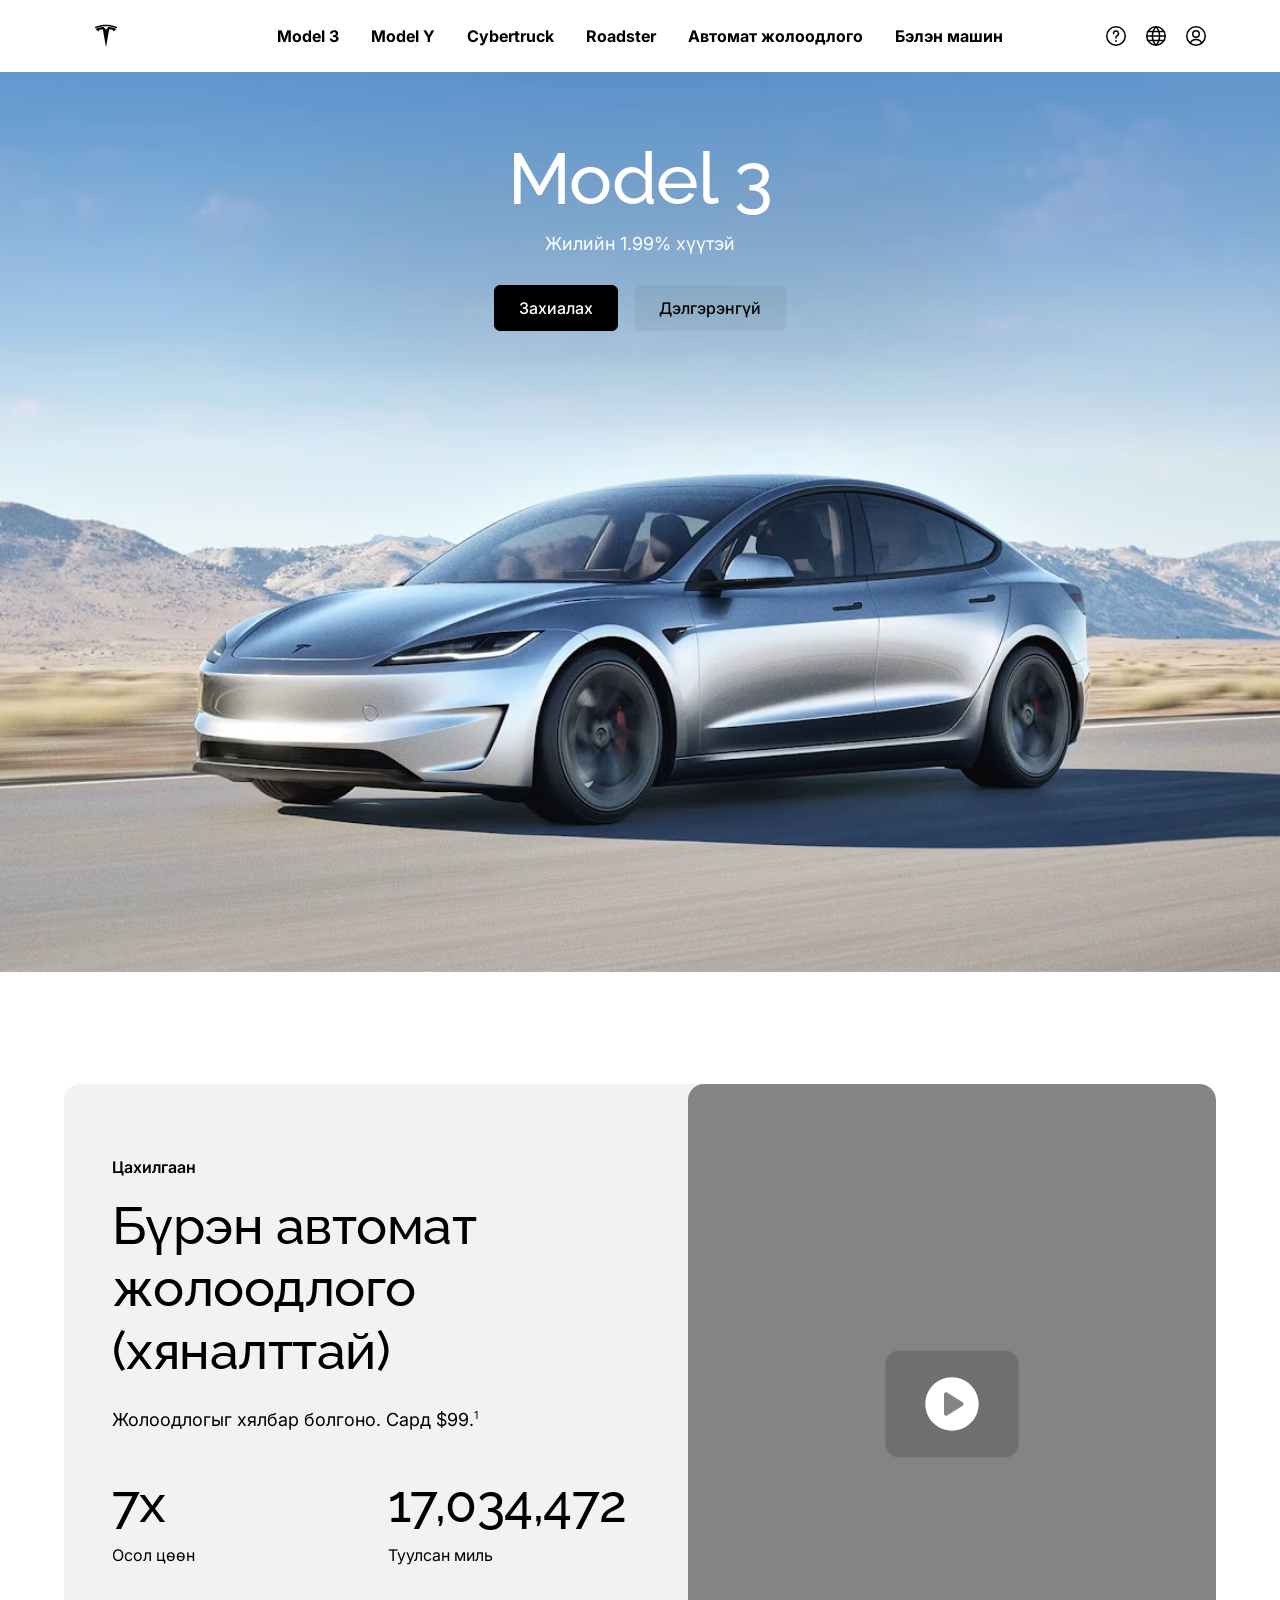
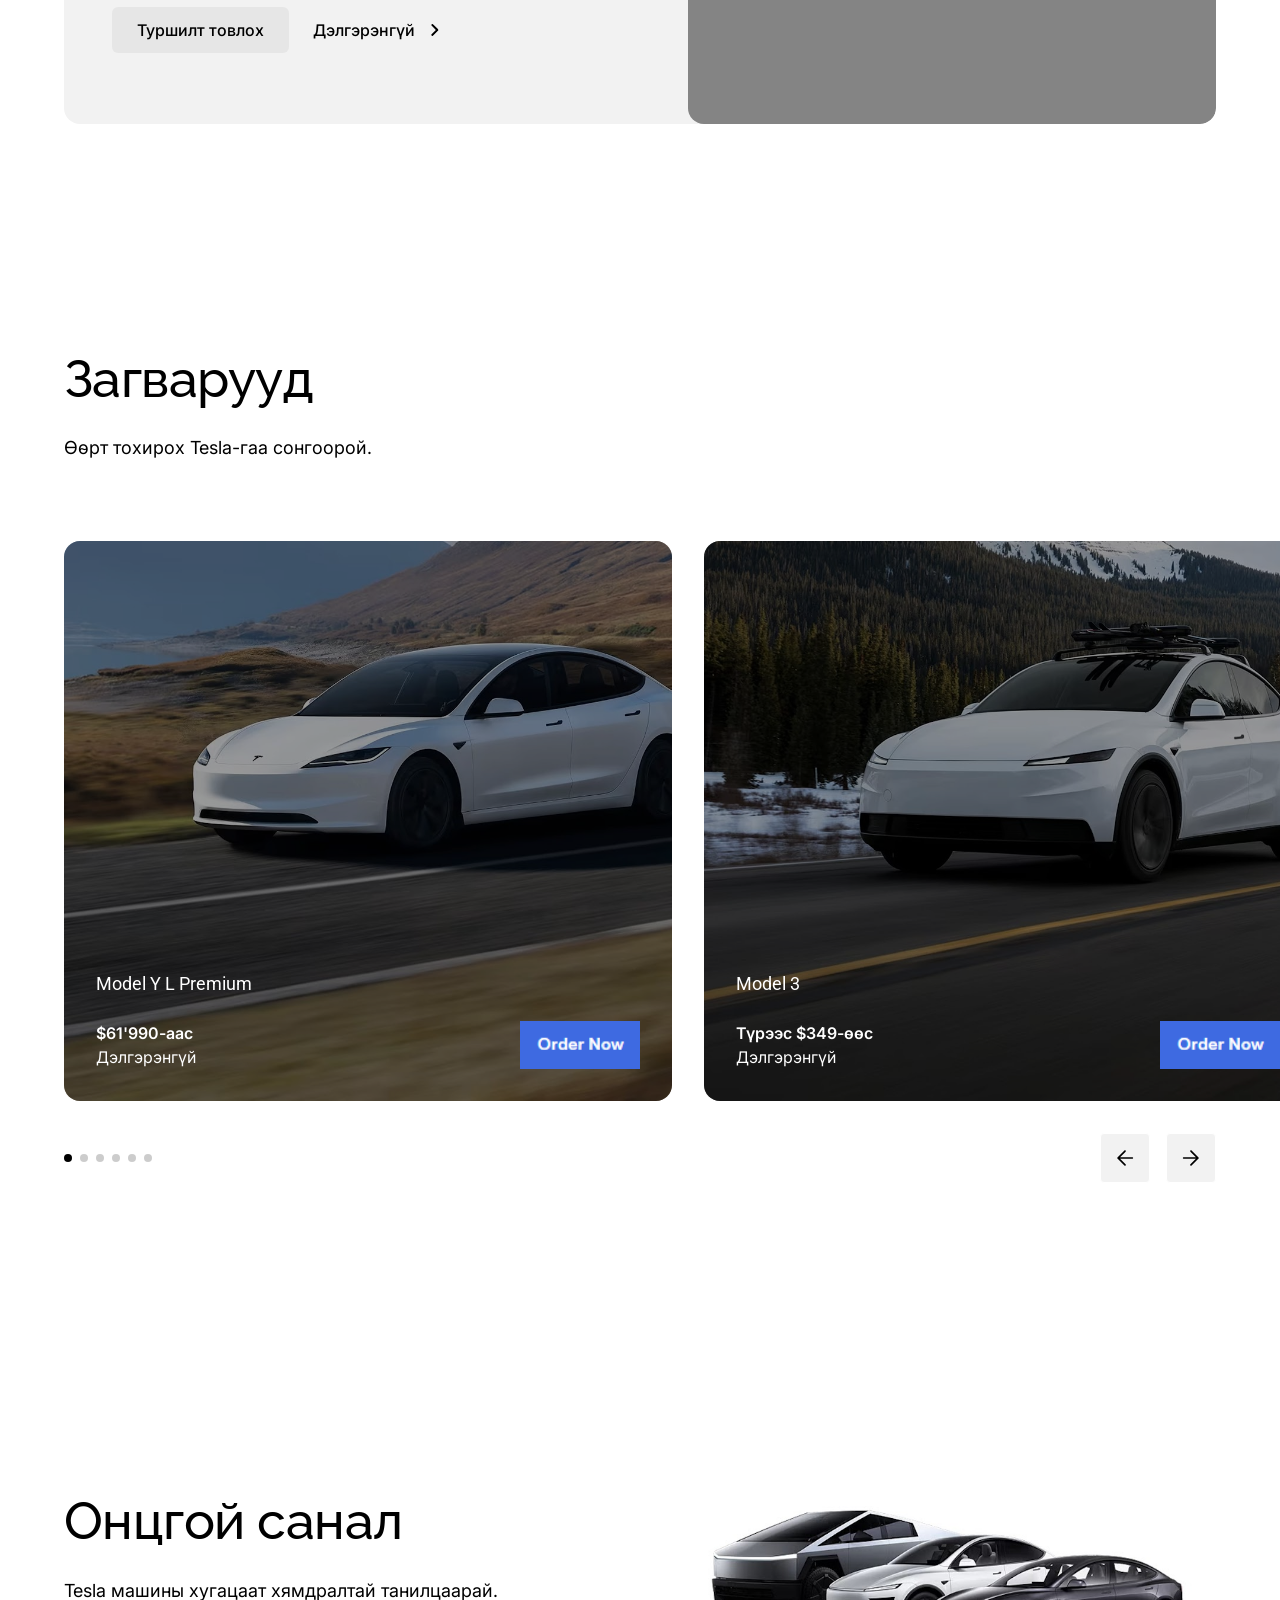
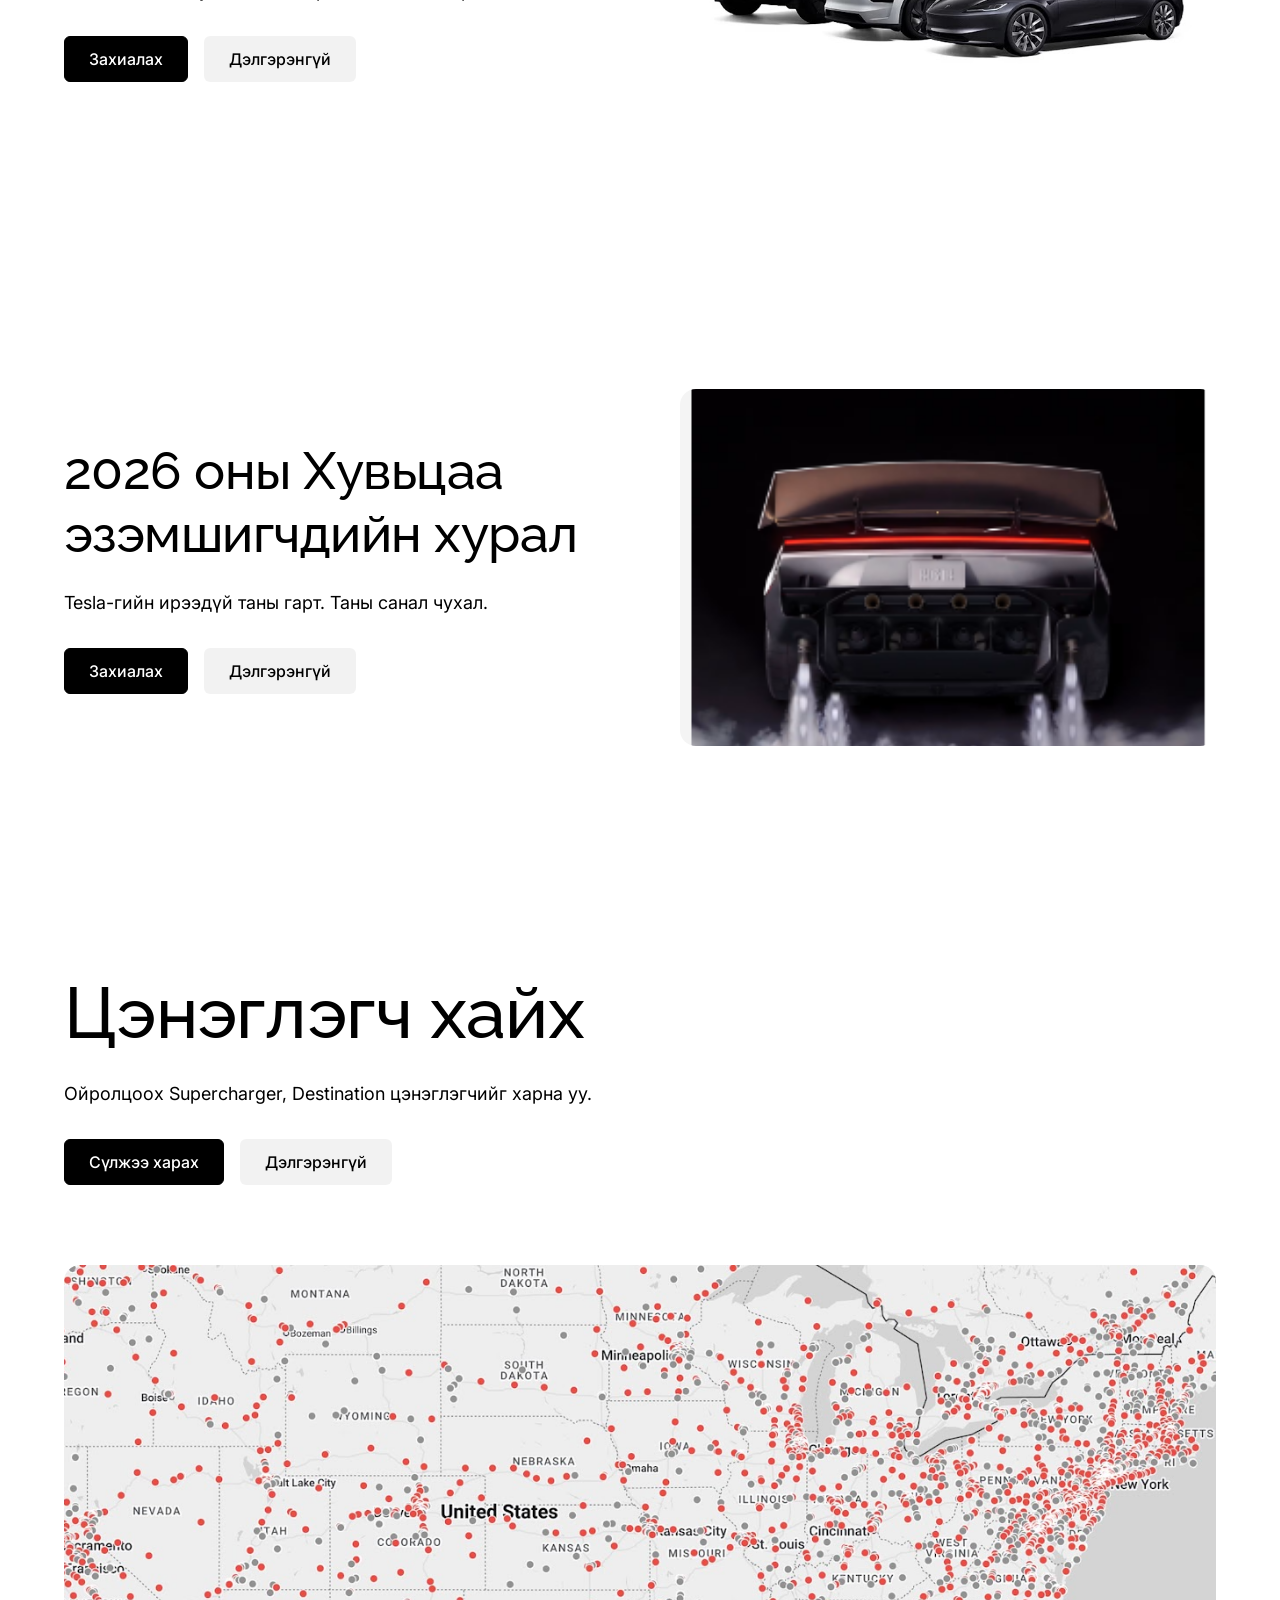
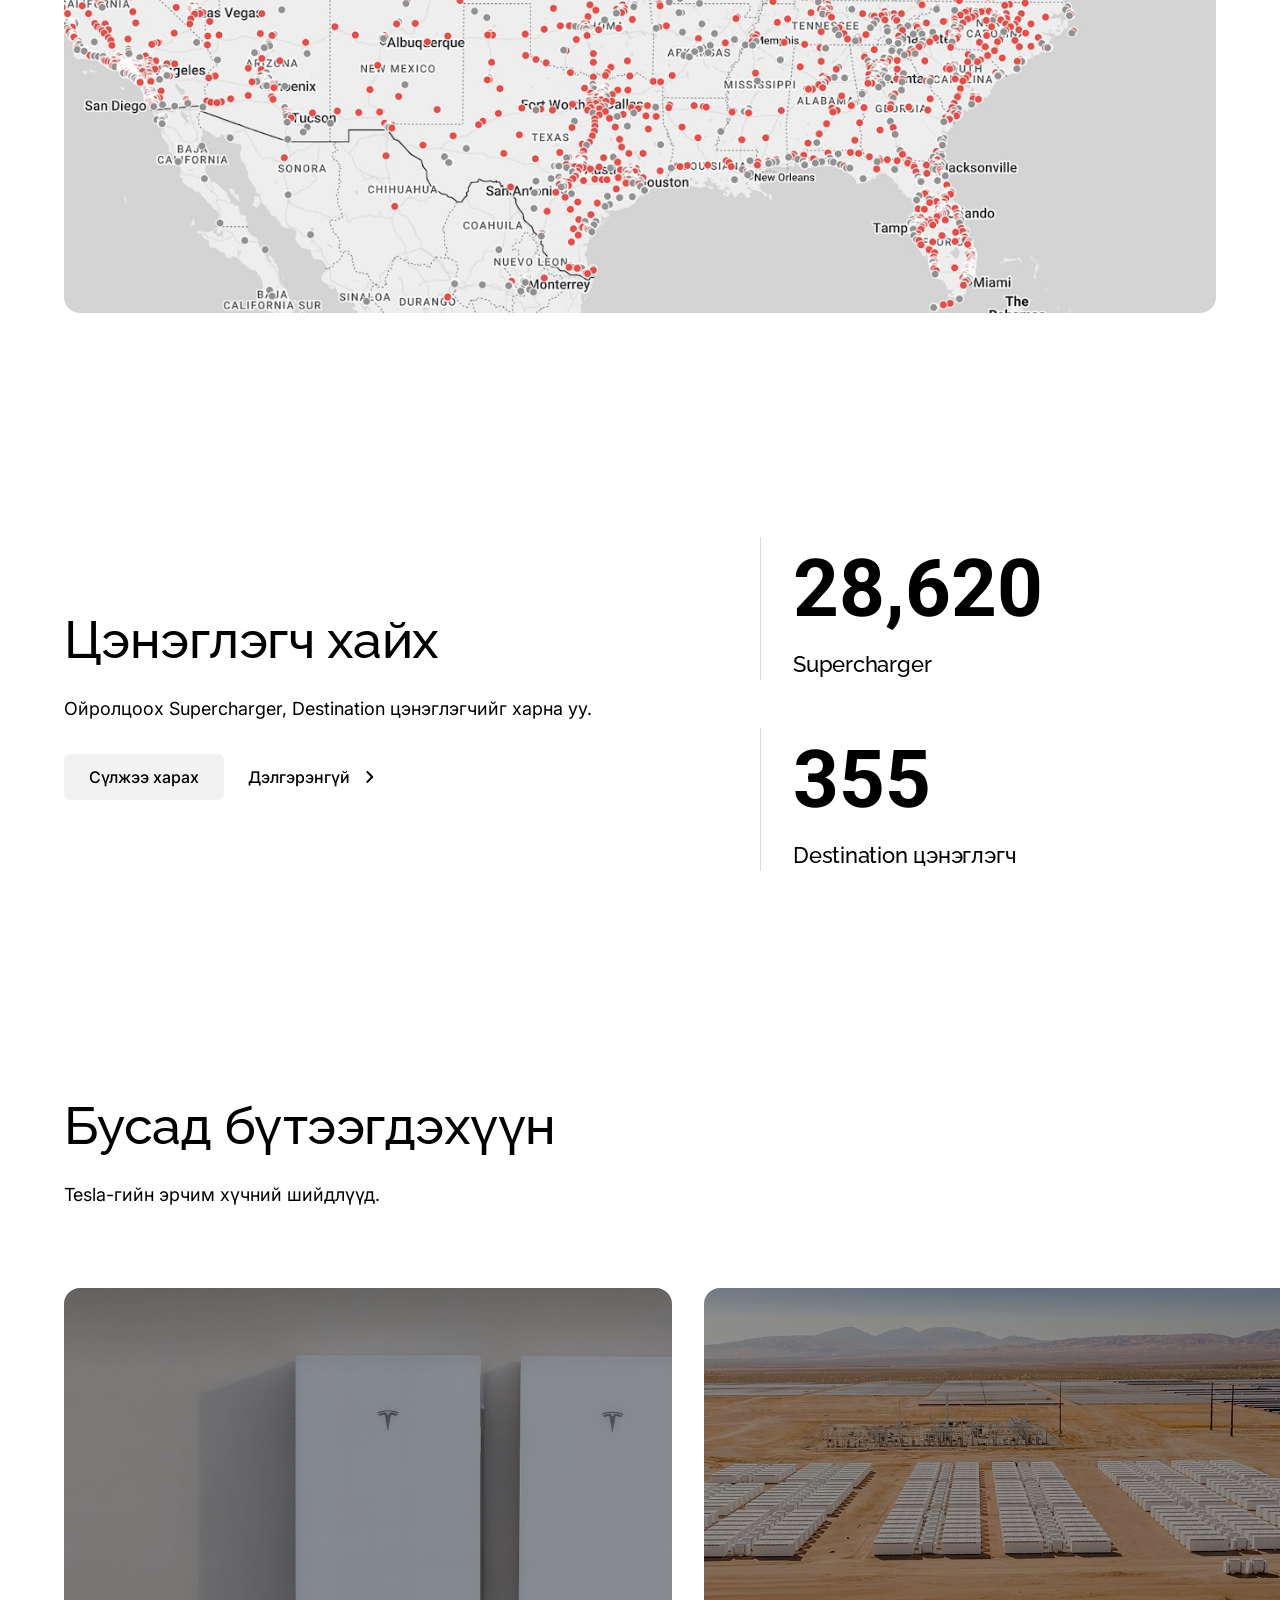
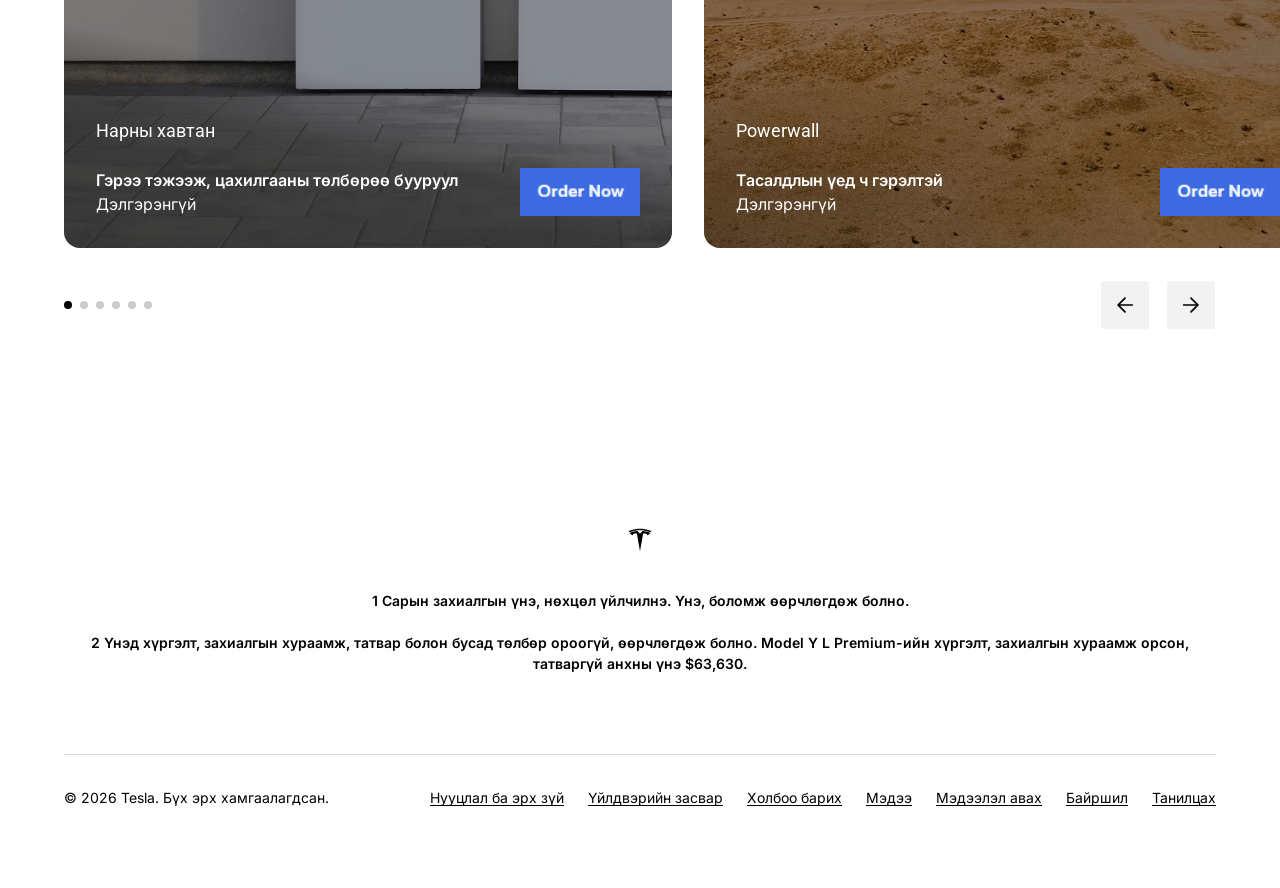
<file: index.html>
<!DOCTYPE html>
<html lang="mn">
<head>
  <meta charset="UTF-8" />
  <meta name="viewport" content="width=device-width, initial-scale=1.0" />
  <title>Tesla — Нүүр</title>
  <link rel="icon" type="image/svg+xml" href="assets/icons/favicon.svg" />
  <link rel="preconnect" href="https://fonts.googleapis.com" />
  <link rel="preconnect" href="https://fonts.gstatic.com" crossorigin />
  <link
    href="https://fonts.googleapis.com/css2?family=Inter:wght@400;500;600;700&family=Raleway:wght@500&family=Roboto:wght@400;700&display=swap"
    rel="stylesheet"
  />
  <link rel="stylesheet" href="css/styles.css" />
</head>
<body>
  <!-- Navbar / 21 -->
  <header class="navbar">
    <div class="navbar__container">
      <div class="navbar__brand">
        <a href="index.html" class="logo" aria-label="Нүүр">
          <img src="assets/icons/logo-tesla-t.svg" alt="Tesla" width="36" height="36" />
        </a>
      </div>
      <nav class="navbar__links" aria-label="Үндсэн цэс">
        <a href="model-3.html">Model 3</a>
        <a href="model-y.html">Model Y</a>
        <a href="#">Cybertruck</a>
        <a href="#">Roadster</a>
        <a href="#">Автомат жолоодлого</a>
        <a href="#">Бэлэн машин</a>
      </nav>
      <div class="navbar__actions">
        <a href="#" class="icon-btn icon-btn--desktop" aria-label="Тусламж" title="Тусламж">
          <img src="assets/icons/help.svg" alt="" width="24" height="24" />
        </a>
        <a href="updates.html" class="icon-btn icon-btn--desktop" aria-label="Мэдээлэл авах" title="Мэдээлэл авах">
          <img src="assets/icons/globe.svg" alt="" width="24" height="24" />
        </a>
        <a href="#" class="icon-btn icon-btn--desktop" aria-label="Бүртгэл" title="Бүртгэл">
          <img src="assets/icons/account.svg" alt="" width="24" height="24" />
        </a>
        <button class="icon-btn icon-btn--mobile" type="button" aria-label="Цэс нээх">
          <img src="assets/icons/menu.svg" alt="" width="24" height="24" />
        </button>
      </div>
    </div>
  </header>

  <main>
    <!-- Header / 30 — Hero -->
    <section class="hero" id="top">
      <img class="hero__bg" src="assets/images/hero.jpg" alt="" />
      <div class="hero__container">
        <div class="hero__column">
          <div class="hero__content">
            <h1 class="h1">Model 3</h1>
            <p class="text-medium">Жилийн 1.99% хүүтэй</p>
          </div>
          <div class="actions">
            <a href="#" class="btn btn--primary">Захиалах</a>
            <a href="model-3.html" class="btn btn--secondary">Дэлгэрэнгүй</a>
          </div>
        </div>
      </div>
    </section>

    <!-- Layout / 652 — FSD card -->
    <section class="section">
      <div class="container">
        <div class="feature-card">
          <div class="feature-card__content">
            <div class="feature-card__body">
              <div class="section-title">
                <p class="tagline">Цахилгаан</p>
                <div class="stack-24">
                  <h2 class="h2">Бүрэн автомат жолоодлого (хяналттай)</h2>
                  <p class="text-medium">Жолоодлогыг хялбар болгоно. Сард $99.<sup>1</sup></p>
                </div>
              </div>
              <div class="feature-card__stats">
                <div class="feature-card__stat">
                  <p class="h2">7x</p>
                  <p>Осол цөөн</p>
                </div>
                <div class="feature-card__stat">
                  <p class="h2">17,034,472</p>
                  <p>Туулсан миль</p>
                </div>
              </div>
            </div>
            <div class="actions actions--24">
              <a href="#" class="btn btn--secondary">Туршилт товлох</a>
              <a href="#" class="btn btn--link">
                Дэлгэрэнгүй
                <img src="assets/icons/chevron-right.svg" alt="" width="24" height="24" />
              </a>
            </div>
          </div>
          <div class="feature-card__media">
            <img class="feature-card__img" src="assets/images/fsd-video.png" alt="" />
            <button class="play-btn" type="button" aria-label="Видео тоглуулах">
              <img src="assets/icons/play-button.svg" alt="" width="64" height="64" />
            </button>
          </div>
        </div>
      </div>
    </section>

    <!-- Testimonial / 66 — Vehicle models -->
    <section class="section">
      <div class="container stack-80">
        <div class="section-heading">
          <h2 class="h2">Загварууд</h2>
          <p class="text-medium">Өөрт тохирох Tesla-гаа сонгоорой.</p>
        </div>
        <div class="slider" data-slider>
          <div class="slider__track" data-slider-track>
            <article class="card">
              <img class="card__bg" src="assets/images/model-y-l.jpg" alt="" />
              <div class="card__content">
                <h3 class="card__title">Model Y L Premium</h3>
                <div class="card__footer">
                  <div class="card__meta">
                    <p class="card__subtitle">$61'990-аас</p>
                    <a href="model-y.html">Дэлгэрэнгүй</a>
                  </div>
                  <a href="#" class="card__logo"><img src="assets/images/logo-placeholder.png" alt="Захиалах" width="120" height="48" /></a>
                </div>
              </div>
            </article>
            <article class="card">
              <img class="card__bg" src="assets/images/model-3.jpg" alt="" />
              <div class="card__content">
                <h3 class="card__title">Model 3</h3>
                <div class="card__footer">
                  <div class="card__meta">
                    <p class="card__subtitle">Түрээс $349-өөс</p>
                    <a href="model-3.html">Дэлгэрэнгүй</a>
                  </div>
                  <a href="#" class="card__logo"><img src="assets/images/logo-placeholder.png" alt="Захиалах" width="120" height="48" /></a>
                </div>
              </div>
            </article>
            <article class="card">
              <img class="card__bg" src="assets/images/card-placeholder.png" alt="" />
              <div class="card__content">
                <h3 class="card__title">Model Y</h3>
                <div class="card__footer">
                  <div class="card__meta">
                    <p class="card__subtitle">Түрээс</p>
                    <a href="model-y.html">Дэлгэрэнгүй</a>
                  </div>
                  <span class="card__logo"><img src="assets/icons/placeholder-logo-1.svg" alt="" width="120" height="48" /></span>
                </div>
              </div>
            </article>
            <article class="card">
              <img class="card__bg" src="assets/images/card-placeholder.png" alt="" />
              <div class="card__content">
                <p class="card__title">"Сэтгэгдлийн текст энд байрлана."</p>
                <div class="card__footer">
                  <div class="card__meta">
                    <p class="card__subtitle">Нэр Овог</p>
                    <p>Албан тушаал, Компани</p>
                  </div>
                  <span class="card__logo"><img src="assets/icons/placeholder-logo-2.svg" alt="" width="120" height="48" /></span>
                </div>
              </div>
            </article>
            <article class="card">
              <img class="card__bg" src="assets/images/card-placeholder.png" alt="" />
              <div class="card__content">
                <p class="card__title">"Сэтгэгдлийн текст энд байрлана."</p>
                <div class="card__footer">
                  <div class="card__meta">
                    <p class="card__subtitle">Нэр Овог</p>
                    <p>Албан тушаал, Компани</p>
                  </div>
                  <span class="card__logo"><img src="assets/icons/placeholder-logo-1.svg" alt="" width="120" height="48" /></span>
                </div>
              </div>
            </article>
            <article class="card">
              <img class="card__bg" src="assets/images/card-placeholder.png" alt="" />
              <div class="card__content">
                <p class="card__title">"Сэтгэгдлийн текст энд байрлана."</p>
                <div class="card__footer">
                  <div class="card__meta">
                    <p class="card__subtitle">Нэр Овог</p>
                    <p>Албан тушаал, Компани</p>
                  </div>
                  <span class="card__logo"><img src="assets/icons/placeholder-logo-2.svg" alt="" width="120" height="48" /></span>
                </div>
              </div>
            </article>
          </div>
          <div class="slider__controls">
            <img src="assets/icons/slider-dots.svg" alt="" width="88" height="8" />
            <div class="slider__buttons">
              <button class="slider__arrow" type="button" aria-label="Өмнөх" data-slider-prev>
                <img src="assets/icons/arrow-back.svg" alt="" width="24" height="24" />
              </button>
              <button class="slider__arrow" type="button" aria-label="Дараах" data-slider-next>
                <img src="assets/icons/arrow-forward.svg" alt="" width="24" height="24" />
              </button>
            </div>
          </div>
        </div>
      </div>
    </section>

    <!-- CTA / 1 — Онцгой санал -->
    <section class="section">
      <div class="container">
        <div class="split">
          <div class="split__column">
            <div class="stack-24">
              <h2 class="h2">Онцгой санал</h2>
              <p class="text-medium">Tesla машины хугацаат хямдралтай танилцаарай.</p>
            </div>
            <div class="actions">
              <a href="#" class="btn btn--primary">Захиалах</a>
              <a href="#" class="btn btn--secondary">Дэлгэрэнгүй</a>
            </div>
          </div>
          <div class="split__media">
            <img src="assets/images/offers.jpg" alt="Cybertruck, Model Y, Model 3" />
          </div>
        </div>
      </div>
    </section>

    <!-- CTA / 1 — Shareholder Meeting -->
    <section class="section">
      <div class="container">
        <div class="split">
          <div class="split__column">
            <div class="stack-24">
              <h2 class="h2">2026 оны Хувьцаа эзэмшигчдийн хурал</h2>
              <p class="text-medium">Tesla-гийн ирээдүй таны гарт. Таны санал чухал.</p>
            </div>
            <div class="actions">
              <a href="#" class="btn btn--primary">Захиалах</a>
              <a href="#" class="btn btn--secondary">Дэлгэрэнгүй</a>
            </div>
          </div>
          <div class="split__media">
            <img src="assets/images/shareholder.png" alt="" />
          </div>
        </div>
      </div>
    </section>

    <!-- Header / 71 — Цэнэглэгч хайх -->
    <section class="section">
      <div class="container stack-80">
        <div class="charge-intro">
          <div class="stack-24">
            <h2 class="h1">Цэнэглэгч хайх</h2>
            <p class="text-medium">Ойролцоох Supercharger, Destination цэнэглэгчийг харна уу.</p>
          </div>
          <div class="actions">
            <a href="#" class="btn btn--primary">Сүлжээ харах</a>
            <a href="#" class="btn btn--secondary">Дэлгэрэнгүй</a>
          </div>
        </div>
        <div class="charge-map" id="locations">
          <img src="assets/images/charge-map.jpg" alt="АНУ дахь Tesla цэнэглэх цэгийн газрын зураг" />
        </div>
      </div>
    </section>

    <!-- Stats / 14 -->
    <section class="section">
      <div class="container">
        <div class="stats">
          <div class="stats__content">
            <div class="stack-24">
              <h2 class="h2">Цэнэглэгч хайх</h2>
              <p class="text-medium">Ойролцоох Supercharger, Destination цэнэглэгчийг харна уу.</p>
            </div>
            <div class="actions actions--24">
              <a href="#" class="btn btn--secondary">Сүлжээ харах</a>
              <a href="#" class="btn btn--link">
                Дэлгэрэнгүй
                <img src="assets/icons/chevron-right.svg" alt="" width="24" height="24" />
              </a>
            </div>
          </div>
          <div class="stats__list">
            <div class="stat">
              <p class="stat__number">28,620</p>
              <p class="h6">Supercharger</p>
            </div>
            <div class="stat">
              <p class="stat__number">355</p>
              <p class="h6">Destination цэнэглэгч</p>
            </div>
          </div>
        </div>
      </div>
    </section>

    <!-- Testimonial / 66 — Other products -->
    <section class="section">
      <div class="container stack-80">
        <div class="section-heading">
          <h2 class="h2">Бусад бүтээгдэхүүн</h2>
          <p class="text-medium">Tesla-гийн эрчим хүчний шийдлүүд.</p>
        </div>
        <div class="slider" data-slider>
          <div class="slider__track" data-slider-track>
            <article class="card">
              <img class="card__bg" src="assets/images/solar-panels.jpg" alt="" />
              <div class="card__content">
                <h3 class="card__title">Нарны хавтан</h3>
                <div class="card__footer">
                  <div class="card__meta">
                    <p class="card__subtitle">Гэрээ тэжээж, цахилгааны төлбөрөө бууруул</p>
                    <a href="#">Дэлгэрэнгүй</a>
                  </div>
                  <a href="#" class="card__logo"><img src="assets/images/logo-placeholder.png" alt="Захиалах" width="120" height="48" /></a>
                </div>
              </div>
            </article>
            <article class="card">
              <img class="card__bg" src="assets/images/powerwall.jpg" alt="" />
              <div class="card__content">
                <h3 class="card__title">Powerwall</h3>
                <div class="card__footer">
                  <div class="card__meta">
                    <p class="card__subtitle">Тасалдлын үед ч гэрэлтэй</p>
                    <a href="#">Дэлгэрэнгүй</a>
                  </div>
                  <a href="#" class="card__logo"><img src="assets/images/logo-placeholder.png" alt="Захиалах" width="120" height="48" /></a>
                </div>
              </div>
            </article>
            <article class="card">
              <img class="card__bg" src="assets/images/card-placeholder.png" alt="" />
              <div class="card__content">
                <h3 class="card__title">Megapack</h3>
                <div class="card__footer">
                  <div class="card__meta">
                    <p class="card__subtitle">Том хэмжээний эрчим хүчний хуримтлуур</p>
                    <a href="#">Дэлгэрэнгүй</a>
                  </div>
                  <span class="card__logo"><img src="assets/icons/placeholder-logo-1.svg" alt="" width="120" height="48" /></span>
                </div>
              </div>
            </article>
            <article class="card">
              <img class="card__bg" src="assets/images/card-placeholder.png" alt="" />
              <div class="card__content">
                <p class="card__title">"Сэтгэгдлийн текст энд байрлана."</p>
                <div class="card__footer">
                  <div class="card__meta">
                    <p class="card__subtitle">Нэр Овог</p>
                    <p>Албан тушаал, Компани</p>
                  </div>
                  <span class="card__logo"><img src="assets/icons/placeholder-logo-2.svg" alt="" width="120" height="48" /></span>
                </div>
              </div>
            </article>
            <article class="card">
              <img class="card__bg" src="assets/images/card-placeholder.png" alt="" />
              <div class="card__content">
                <p class="card__title">"Сэтгэгдлийн текст энд байрлана."</p>
                <div class="card__footer">
                  <div class="card__meta">
                    <p class="card__subtitle">Нэр Овог</p>
                    <p>Албан тушаал, Компани</p>
                  </div>
                  <span class="card__logo"><img src="assets/icons/placeholder-logo-1.svg" alt="" width="120" height="48" /></span>
                </div>
              </div>
            </article>
            <article class="card">
              <img class="card__bg" src="assets/images/card-placeholder.png" alt="" />
              <div class="card__content">
                <p class="card__title">"Сэтгэгдлийн текст энд байрлана."</p>
                <div class="card__footer">
                  <div class="card__meta">
                    <p class="card__subtitle">Нэр Овог</p>
                    <p>Албан тушаал, Компани</p>
                  </div>
                  <span class="card__logo"><img src="assets/icons/placeholder-logo-2.svg" alt="" width="120" height="48" /></span>
                </div>
              </div>
            </article>
          </div>
          <div class="slider__controls">
            <img src="assets/icons/slider-dots.svg" alt="" width="88" height="8" />
            <div class="slider__buttons">
              <button class="slider__arrow" type="button" aria-label="Өмнөх" data-slider-prev>
                <img src="assets/icons/arrow-back.svg" alt="" width="24" height="24" />
              </button>
              <button class="slider__arrow" type="button" aria-label="Дараах" data-slider-next>
                <img src="assets/icons/arrow-forward.svg" alt="" width="24" height="24" />
              </button>
            </div>
          </div>
        </div>
      </div>
    </section>
  </main>

  <!-- Footer / 7 -->
  <footer class="footer">
    <div class="footer__container">
      <div class="footer__content">
        <a href="index.html" class="logo" aria-label="Нүүр">
          <img src="assets/icons/logo-tesla-t.svg" alt="Tesla" width="36" height="36" />
        </a>
        <div class="footer__notes">
          <p>1 Сарын захиалгын үнэ, нөхцөл үйлчилнэ. Үнэ, боломж өөрчлөгдөж болно.</p>
          <p>2 Үнэд хүргэлт, захиалгын хураамж, татвар болон бусад төлбөр ороогүй, өөрчлөгдөж болно. Model Y L Premium-ийн хүргэлт, захиалгын хураамж орсон, татваргүй анхны үнэ $63,630.</p>
        </div>
      </div>
      <div class="footer__credits">
        <img class="footer__divider" src="assets/icons/divider.svg" alt="" width="1280" height="1" />
        <div class="footer__row">
          <p>© 2026 Tesla. Бүх эрх хамгаалагдсан.</p>
          <nav class="footer__links" aria-label="Доод цэс">
            <a href="legal.html">Нууцлал ба эрх зүй</a>
            <span class="footer__link--disabled">Үйлдвэрийн засвар</span>
            <span class="footer__link--disabled">Холбоо барих</span>
            <a href="news.html">Мэдээ</a>
            <a href="updates.html">Мэдээлэл авах</a>
            <a href="index.html#locations">Байршил</a>
            <a href="index.html#top">Танилцах</a>
          </nav>
        </div>
      </div>
    </div>
  </footer>

  <script src="js/main.js"></script>
</body>
</html>
</file>
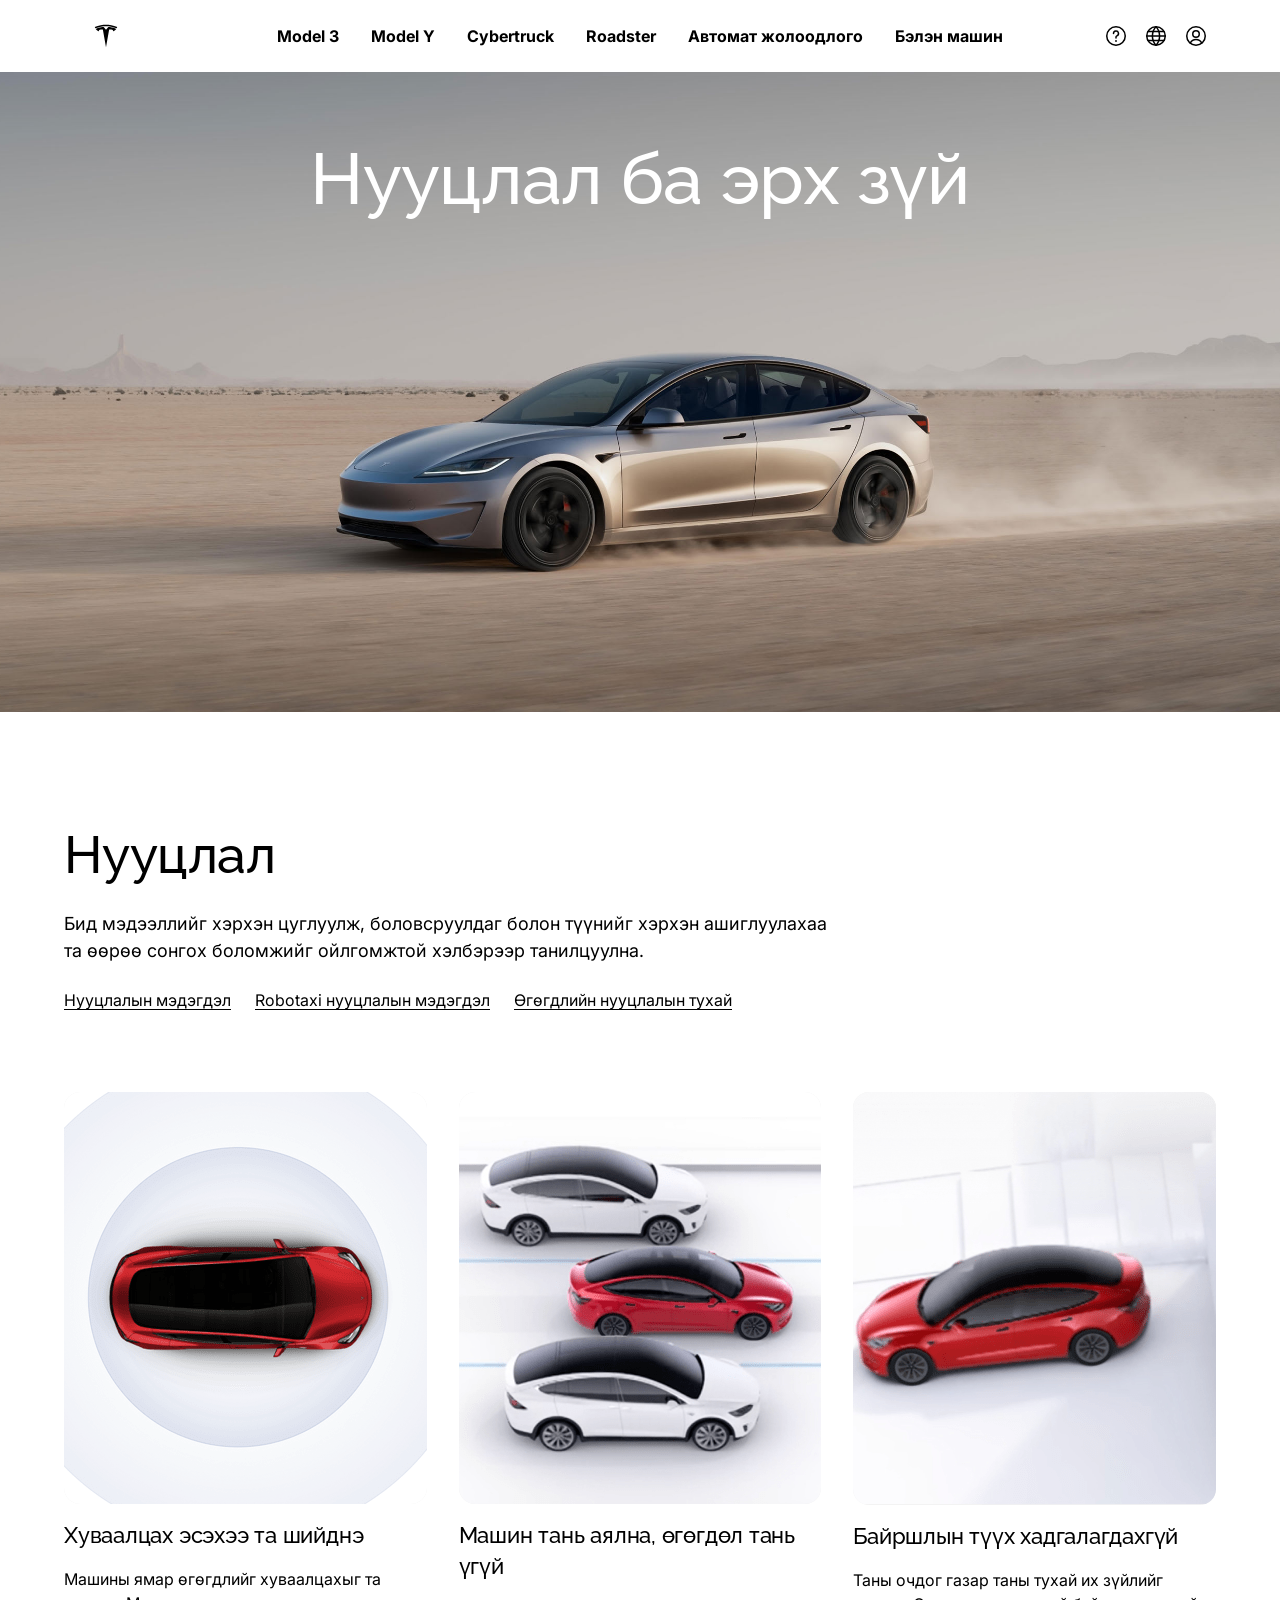
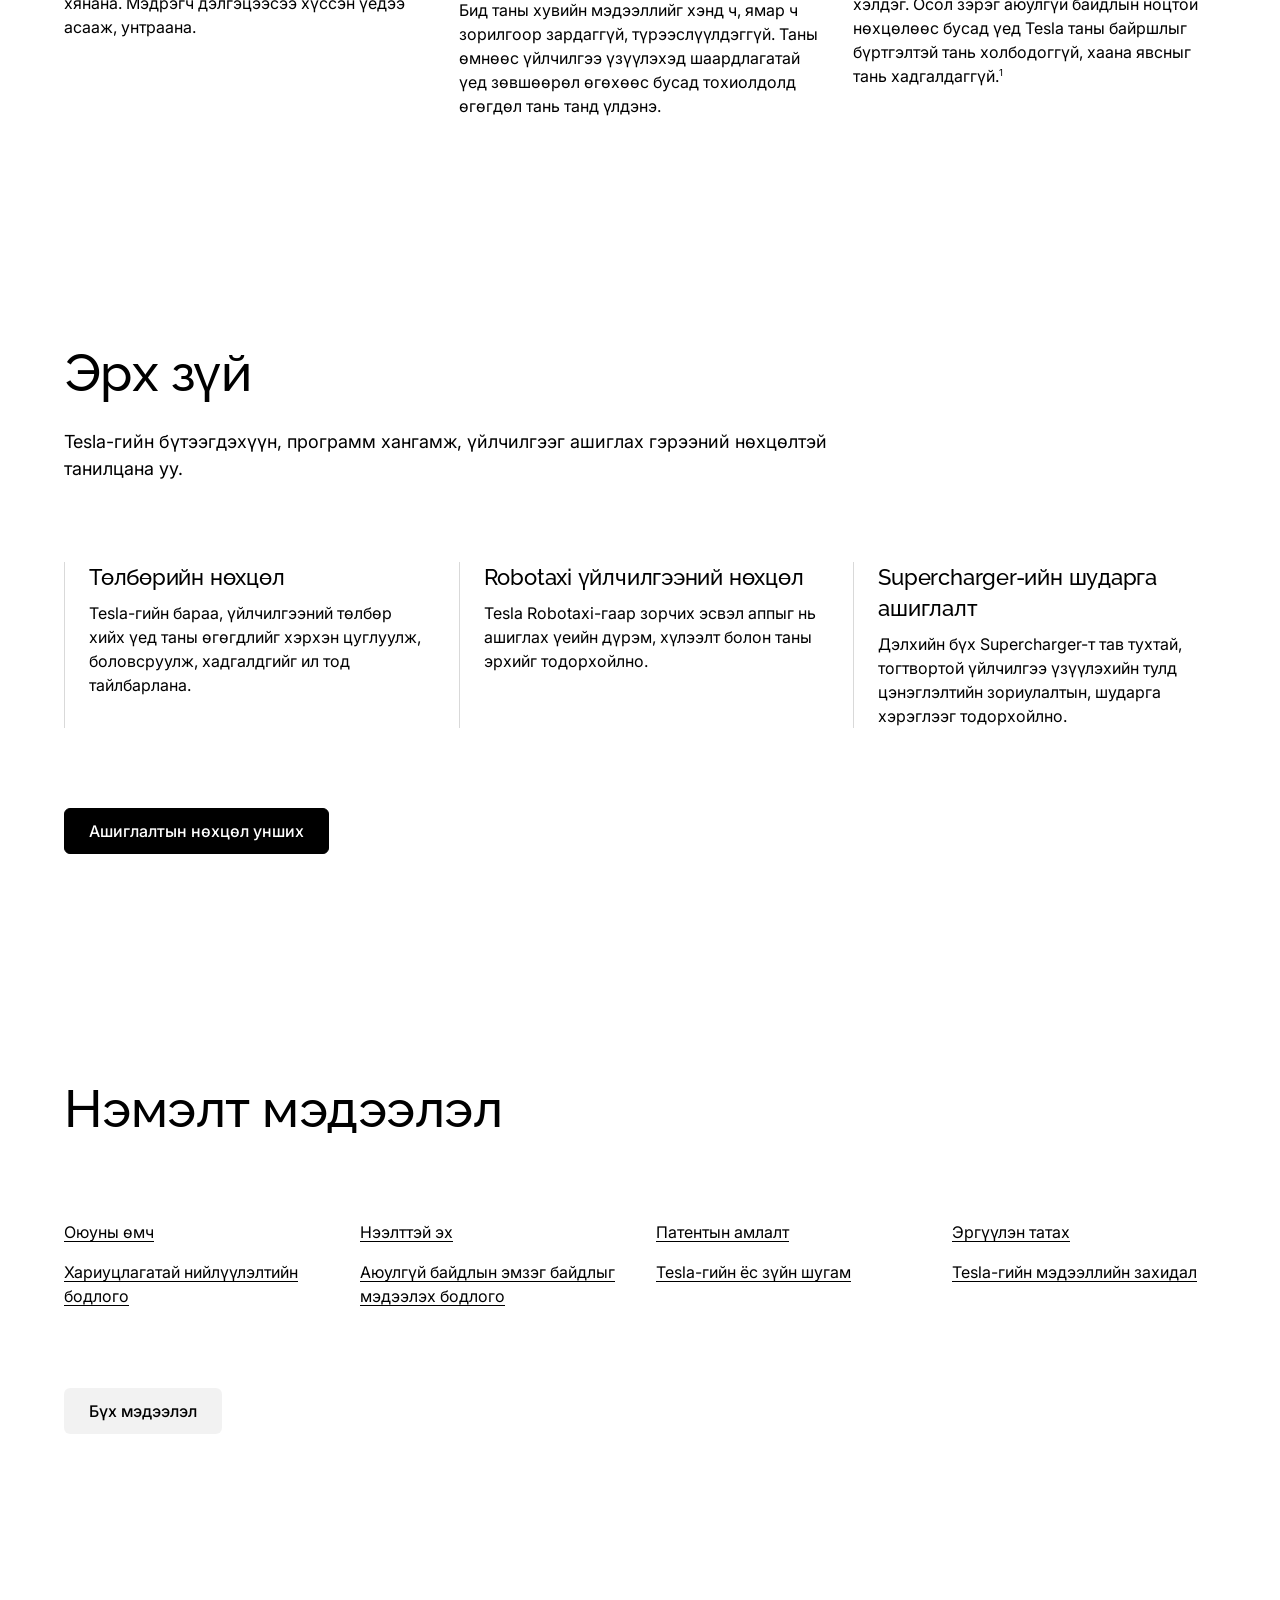
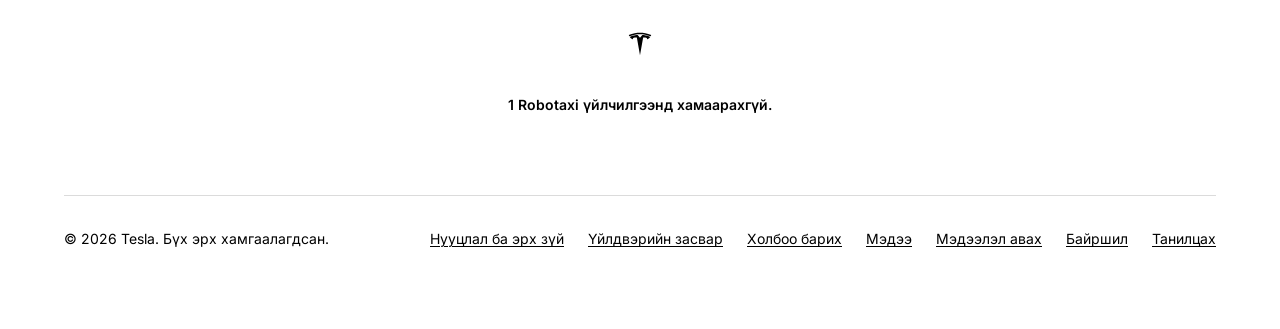
<file: legal.html>
<!DOCTYPE html>
<html lang="mn">
<head>
  <meta charset="UTF-8" />
  <meta name="viewport" content="width=device-width, initial-scale=1.0" />
  <title>Нууцлал ба эрх зүй — Tesla</title>
  <meta name="description" content="Tesla-гийн нууцлалын бодлого, ашиглалтын нөхцөл болон эрх зүйн нэмэлт мэдээлэл." />
  <link rel="icon" type="image/svg+xml" href="assets/icons/favicon.svg" />
  <link rel="preconnect" href="https://fonts.googleapis.com" />
  <link rel="preconnect" href="https://fonts.gstatic.com" crossorigin />
  <link
    href="https://fonts.googleapis.com/css2?family=Inter:wght@400;500;600;700&family=Raleway:wght@500&family=Roboto:wght@400;700&display=swap"
    rel="stylesheet"
  />
  <link rel="stylesheet" href="css/styles.css" />
</head>
<body>
  <!-- Navbar -->
  <header class="navbar">
    <div class="navbar__container">
      <div class="navbar__brand">
        <a href="index.html" class="logo" aria-label="Нүүр">
          <img src="assets/icons/logo-tesla-t.svg" alt="Tesla" width="36" height="36" />
        </a>
      </div>
      <nav class="navbar__links" aria-label="Үндсэн цэс">
        <a href="model-3.html">Model 3</a>
        <a href="model-y.html">Model Y</a>
        <a href="#">Cybertruck</a>
        <a href="#">Roadster</a>
        <a href="#">Автомат жолоодлого</a>
        <a href="#">Бэлэн машин</a>
      </nav>
      <div class="navbar__actions">
        <a href="#" class="icon-btn icon-btn--desktop" aria-label="Тусламж" title="Тусламж">
          <img src="assets/icons/help.svg" alt="" width="24" height="24" />
        </a>
        <a href="updates.html" class="icon-btn icon-btn--desktop" aria-label="Мэдээлэл авах" title="Мэдээлэл авах">
          <img src="assets/icons/globe.svg" alt="" width="24" height="24" />
        </a>
        <a href="#" class="icon-btn icon-btn--desktop" aria-label="Бүртгэл" title="Бүртгэл">
          <img src="assets/icons/account.svg" alt="" width="24" height="24" />
        </a>
        <button class="icon-btn icon-btn--mobile" type="button" aria-label="Цэс нээх">
          <img src="assets/icons/menu.svg" alt="" width="24" height="24" />
        </button>
      </div>
    </div>
  </header>

  <main>
    <!-- Hero -->
    <section class="hero hero--shade hero--short">
      <img class="hero__bg" src="assets/images/legal/hero.jpg" alt="Уулын замаар явж буй улаан Model 3" />
      <div class="hero__container">
        <div class="hero__column">
          <div class="hero__content">
            <h1 class="h1">Нууцлал ба эрх зүй</h1>
          </div>
        </div>
      </div>
    </section>

    <!-- Privacy -->
    <section class="section">
      <div class="container stack-80">
        <div class="section-heading">
          <h2 class="h2">Нууцлал</h2>
          <p class="text-medium">Бид мэдээллийг хэрхэн цуглуулж, боловсруулдаг болон түүнийг хэрхэн ашиглуулахаа та өөрөө сонгох боломжийг ойлгомжтой хэлбэрээр танилцуулна.</p>
          <div class="link-row">
            <a href="https://www.tesla.com/legal/privacy" target="_blank" rel="noopener">Нууцлалын мэдэгдэл</a>
            <a href="https://www.tesla.com/legal/privacy/robotaxi" target="_blank" rel="noopener">Robotaxi нууцлалын мэдэгдэл</a>
            <a href="https://www.tesla.com/privacy" target="_blank" rel="noopener">Өгөгдлийн нууцлалын тухай</a>
          </div>
        </div>
        <div class="feature-grid feature-grid--3">
          <article class="info-card">
            <img src="assets/images/legal/share.png" alt="" width="654" height="412" loading="lazy" />
            <h3 class="h6">Хуваалцах эсэхээ та шийднэ</h3>
            <p>Машины ямар өгөгдлийг хуваалцахыг та хянана. Мэдрэгч дэлгэцээсээ хүссэн үедээ асааж, унтраана.</p>
          </article>
          <article class="info-card">
            <img src="assets/images/legal/data.png" alt="" width="654" height="412" loading="lazy" />
            <h3 class="h6">Машин тань аялна, өгөгдөл тань үгүй</h3>
            <p>Бид таны хувийн мэдээллийг хэнд ч, ямар ч зорилгоор зардаггүй, түрээслүүлдэггүй. Таны өмнөөс үйлчилгээ үзүүлэхэд шаардлагатай үед зөвшөөрөл өгөхөөс бусад тохиолдолд өгөгдөл тань танд үлдэнэ.</p>
          </article>
          <article class="info-card">
            <img src="assets/images/legal/location.png" alt="" width="654" height="413" loading="lazy" />
            <h3 class="h6">Байршлын түүх хадгалагдахгүй</h3>
            <p>Таны очдог газар таны тухай их зүйлийг хэлдэг. Осол зэрэг аюулгүй байдлын ноцтой нөхцөлөөс бусад үед Tesla таны байршлыг бүртгэлтэй тань холбодоггүй, хаана явсныг тань хадгалдаггүй.<sup>1</sup></p>
          </article>
        </div>
      </div>
    </section>

    <!-- Legal -->
    <section class="section">
      <div class="container stack-80">
        <div class="section-heading">
          <h2 class="h2">Эрх зүй</h2>
          <p class="text-medium">Tesla-гийн бүтээгдэхүүн, программ хангамж, үйлчилгээг ашиглах гэрээний нөхцөлтэй танилцана уу.</p>
        </div>
        <div class="feature-grid feature-grid--3">
          <div class="feature">
            <h3 class="h6">Төлбөрийн нөхцөл</h3>
            <p>Tesla-гийн бараа, үйлчилгээний төлбөр хийх үед таны өгөгдлийг хэрхэн цуглуулж, боловсруулж, хадгалдгийг ил тод тайлбарлана.</p>
          </div>
          <div class="feature">
            <h3 class="h6">Robotaxi үйлчилгээний нөхцөл</h3>
            <p>Tesla Robotaxi-гаар зорчих эсвэл аппыг нь ашиглах үеийн дүрэм, хүлээлт болон таны эрхийг тодорхойлно.</p>
          </div>
          <div class="feature">
            <h3 class="h6">Supercharger-ийн шударга ашиглалт</h3>
            <p>Дэлхийн бүх Supercharger-т тав тухтай, тогтвортой үйлчилгээ үзүүлэхийн тулд цэнэглэлтийн зориулалтын, шударга хэрэглээг тодорхойлно.</p>
          </div>
        </div>
        <div class="actions">
          <a href="https://www.tesla.com/legal/terms" target="_blank" rel="noopener" class="btn btn--primary">Ашиглалтын нөхцөл унших</a>
        </div>
      </div>
    </section>

    <!-- Additional resources -->
    <section class="section">
      <div class="container stack-80">
        <div class="section-heading">
          <h2 class="h2">Нэмэлт мэдээлэл</h2>
        </div>
        <ul class="link-list">
          <li><a href="https://www.tesla.com/legal/additional-resources#intellectual-property" target="_blank" rel="noopener">Оюуны өмч</a></li>
          <li><a href="https://www.tesla.com/legal/additional-resources#open-source" target="_blank" rel="noopener">Нээлттэй эх</a></li>
          <li><a href="https://www.tesla.com/legal/additional-resources#patent-pledge" target="_blank" rel="noopener">Патентын амлалт</a></li>
          <li><a href="https://www.tesla.com/legal/additional-resources#recall" target="_blank" rel="noopener">Эргүүлэн татах</a></li>
          <li><a href="https://www.tesla.com/legal/additional-resources#responsible-sourcing-policies" target="_blank" rel="noopener">Хариуцлагатай нийлүүлэлтийн бодлого</a></li>
          <li><a href="https://www.tesla.com/legal/security" target="_blank" rel="noopener">Аюулгүй байдлын эмзэг байдлыг мэдээлэх бодлого</a></li>
          <li><a href="https://www.tesla.com/legal/additional-resources#tesla-integrity-line" target="_blank" rel="noopener">Tesla-гийн ёс зүйн шугам</a></li>
          <li><a href="https://www.tesla.com/legal/tesla-updates" target="_blank" rel="noopener">Tesla-гийн мэдээллийн захидал</a></li>
        </ul>
        <div class="actions">
          <a href="https://www.tesla.com/legal/additional-resources" target="_blank" rel="noopener" class="btn btn--secondary">Бүх мэдээлэл</a>
        </div>
      </div>
    </section>
  </main>

  <!-- Footer -->
  <footer class="footer">
    <div class="footer__container">
      <div class="footer__content">
        <a href="index.html" class="logo" aria-label="Нүүр">
          <img src="assets/icons/logo-tesla-t.svg" alt="Tesla" width="36" height="36" />
        </a>
        <div class="footer__notes">
          <p>1 Robotaxi үйлчилгээнд хамаарахгүй.</p>
        </div>
      </div>
      <div class="footer__credits">
        <img class="footer__divider" src="assets/icons/divider.svg" alt="" width="1280" height="1" />
        <div class="footer__row">
          <p>© 2026 Tesla. Бүх эрх хамгаалагдсан.</p>
          <nav class="footer__links" aria-label="Доод цэс">
            <a href="legal.html" aria-current="page">Нууцлал ба эрх зүй</a>
            <span class="footer__link--disabled">Үйлдвэрийн засвар</span>
            <span class="footer__link--disabled">Холбоо барих</span>
            <a href="news.html">Мэдээ</a>
            <a href="updates.html">Мэдээлэл авах</a>
            <a href="index.html#locations">Байршил</a>
            <a href="index.html#top">Танилцах</a>
          </nav>
        </div>
      </div>
    </div>
  </footer>

  <script src="js/main.js"></script>
</body>
</html>
</file>
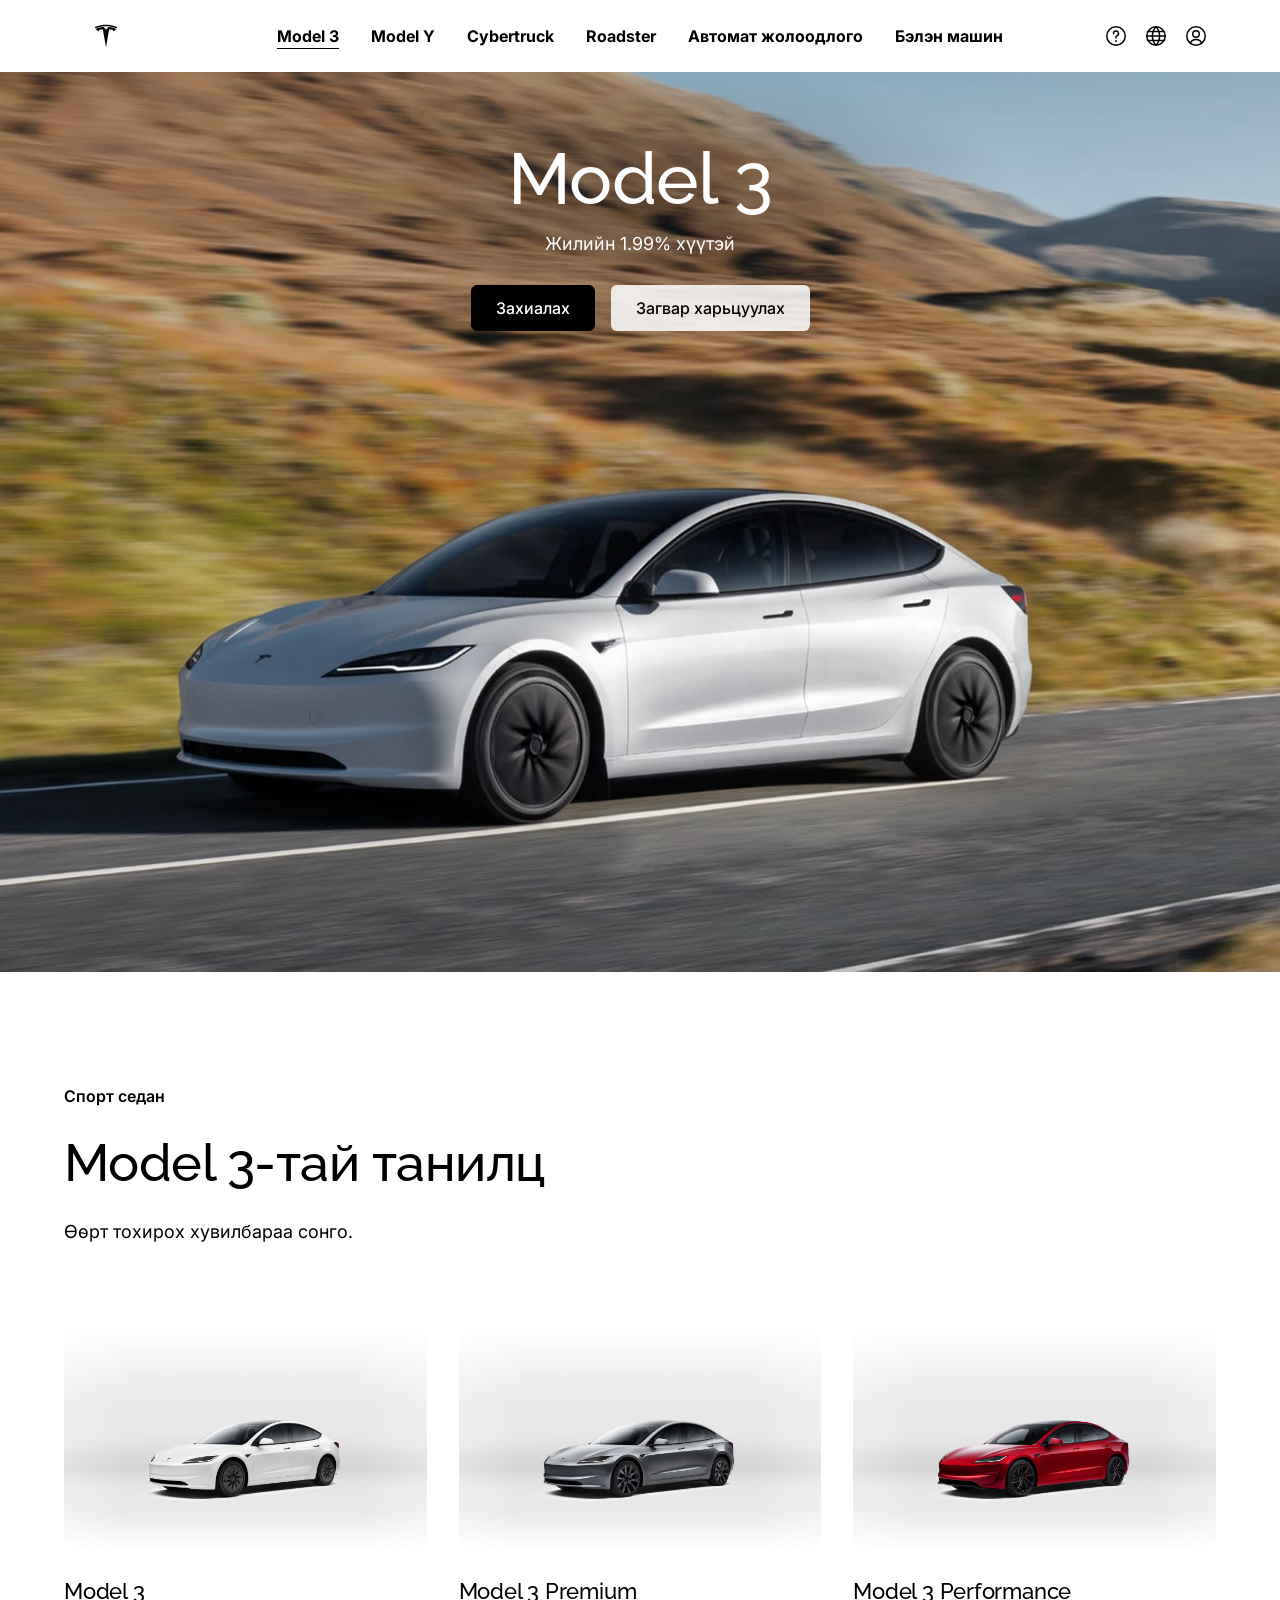
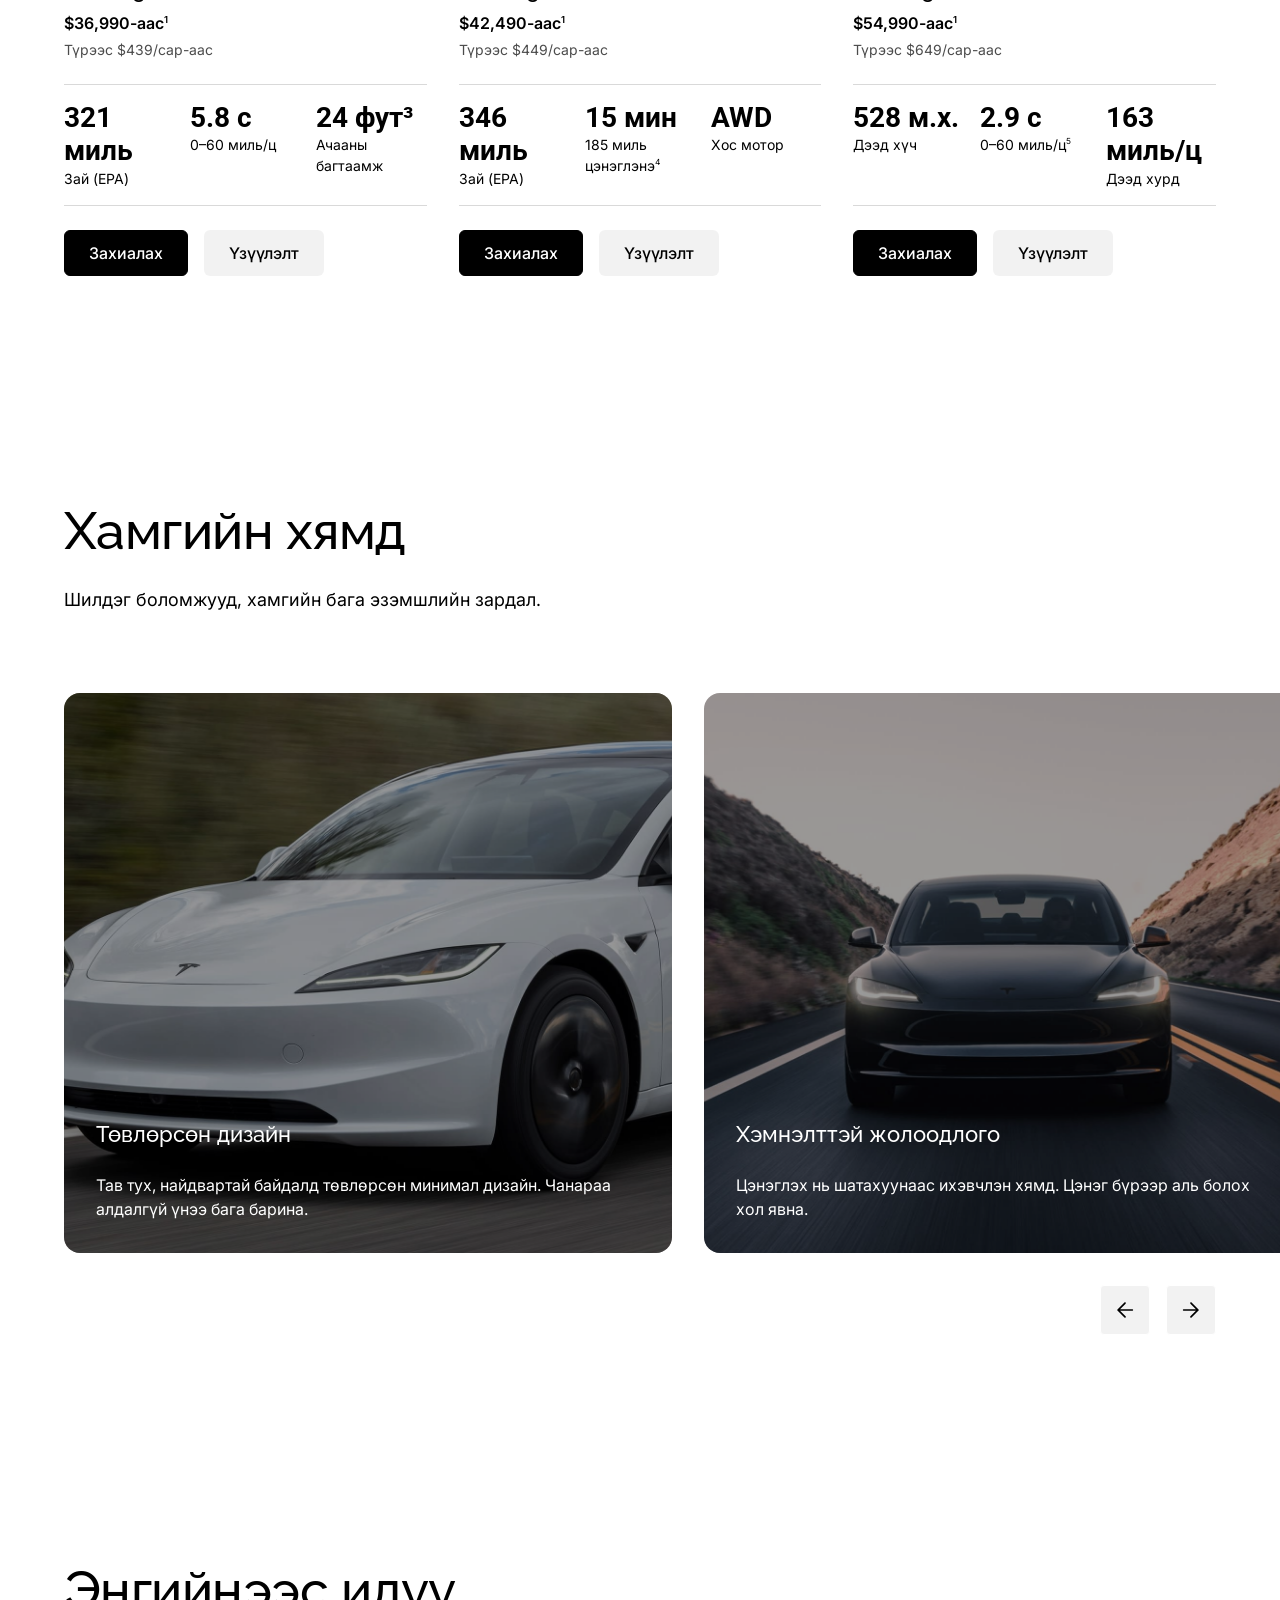
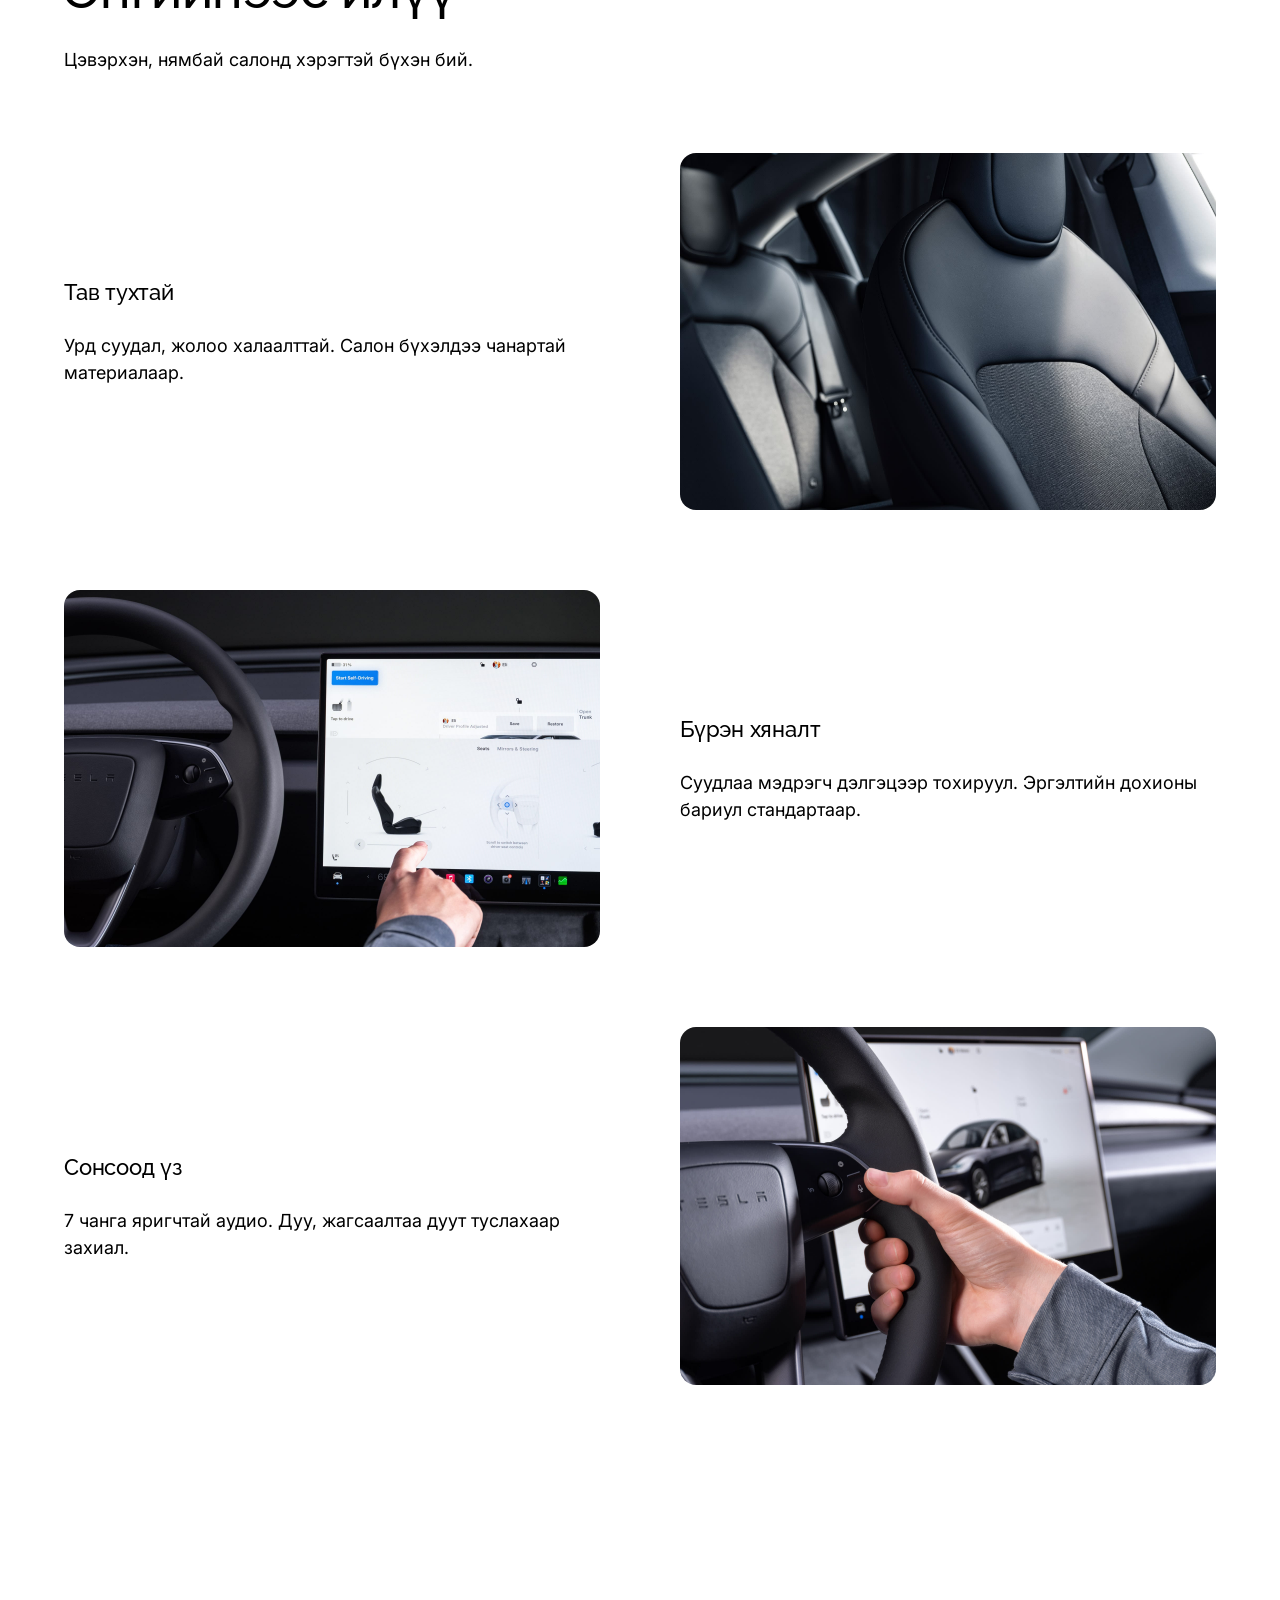
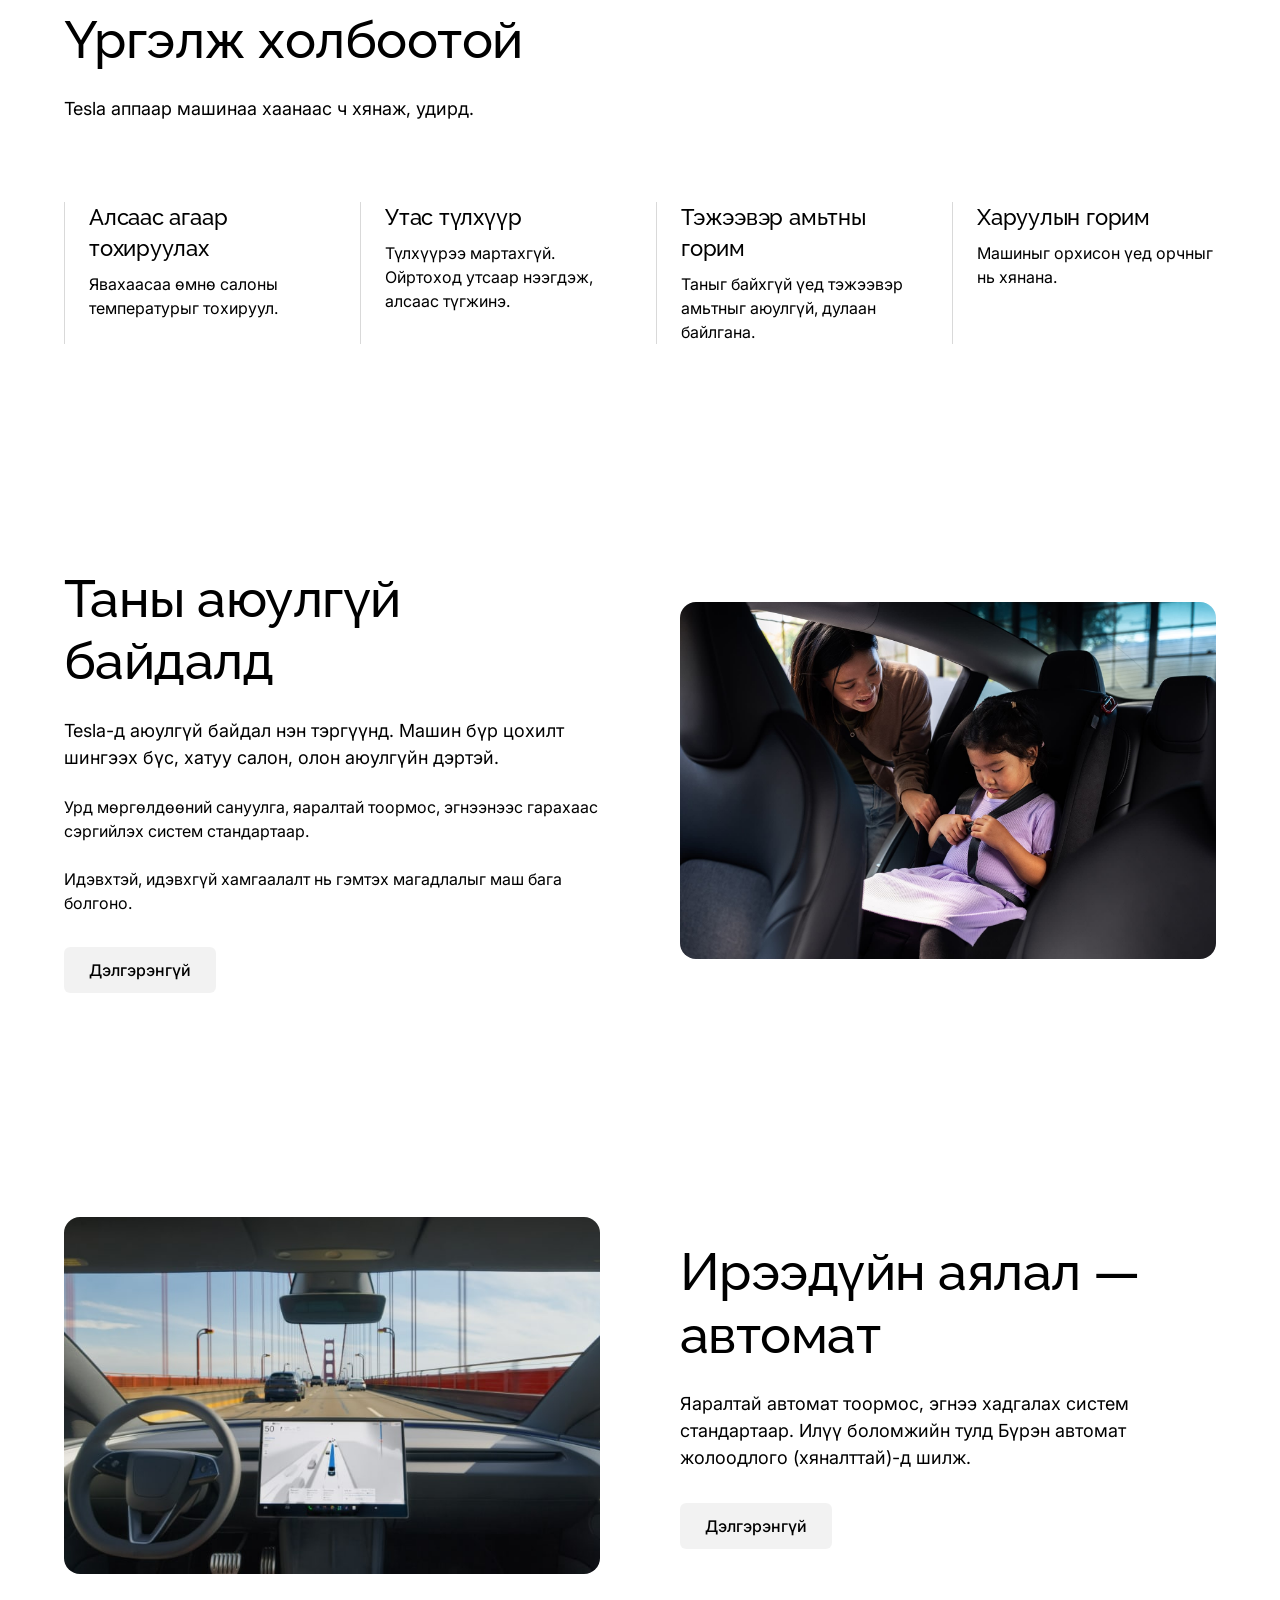
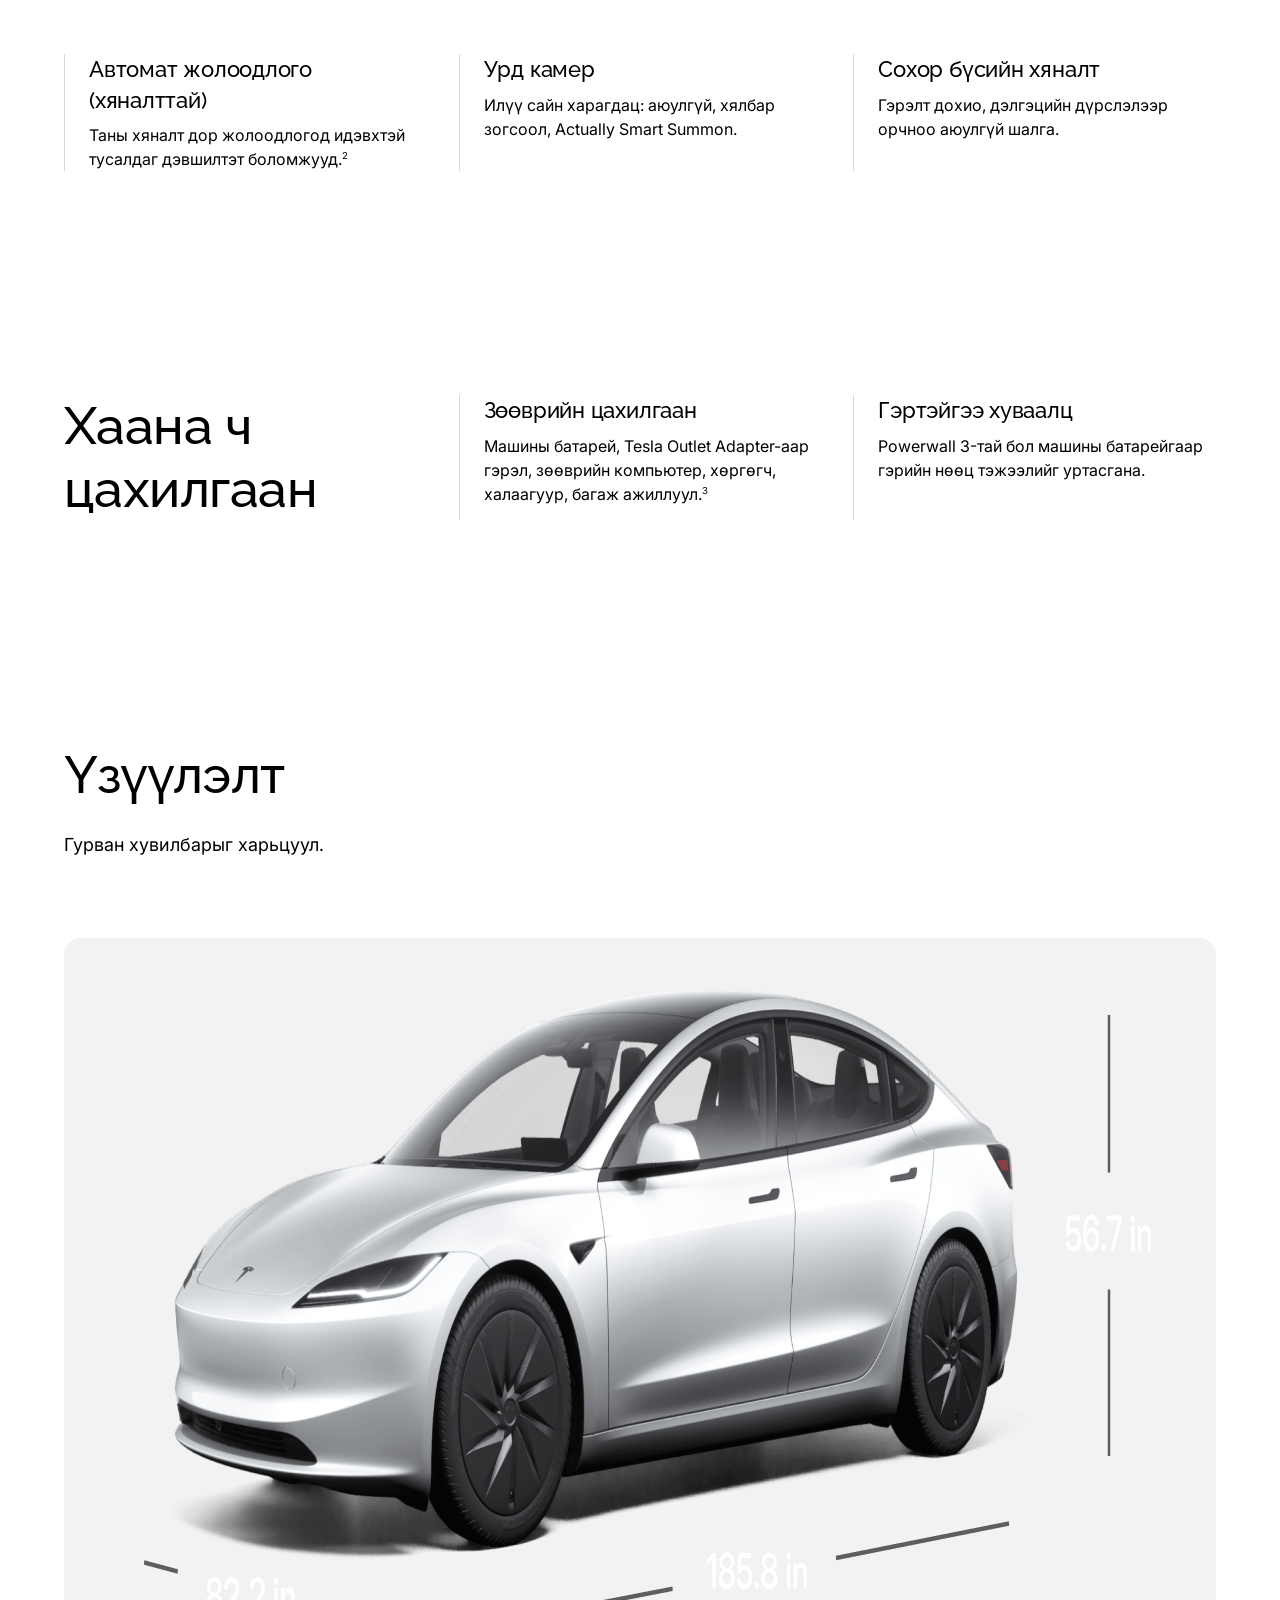
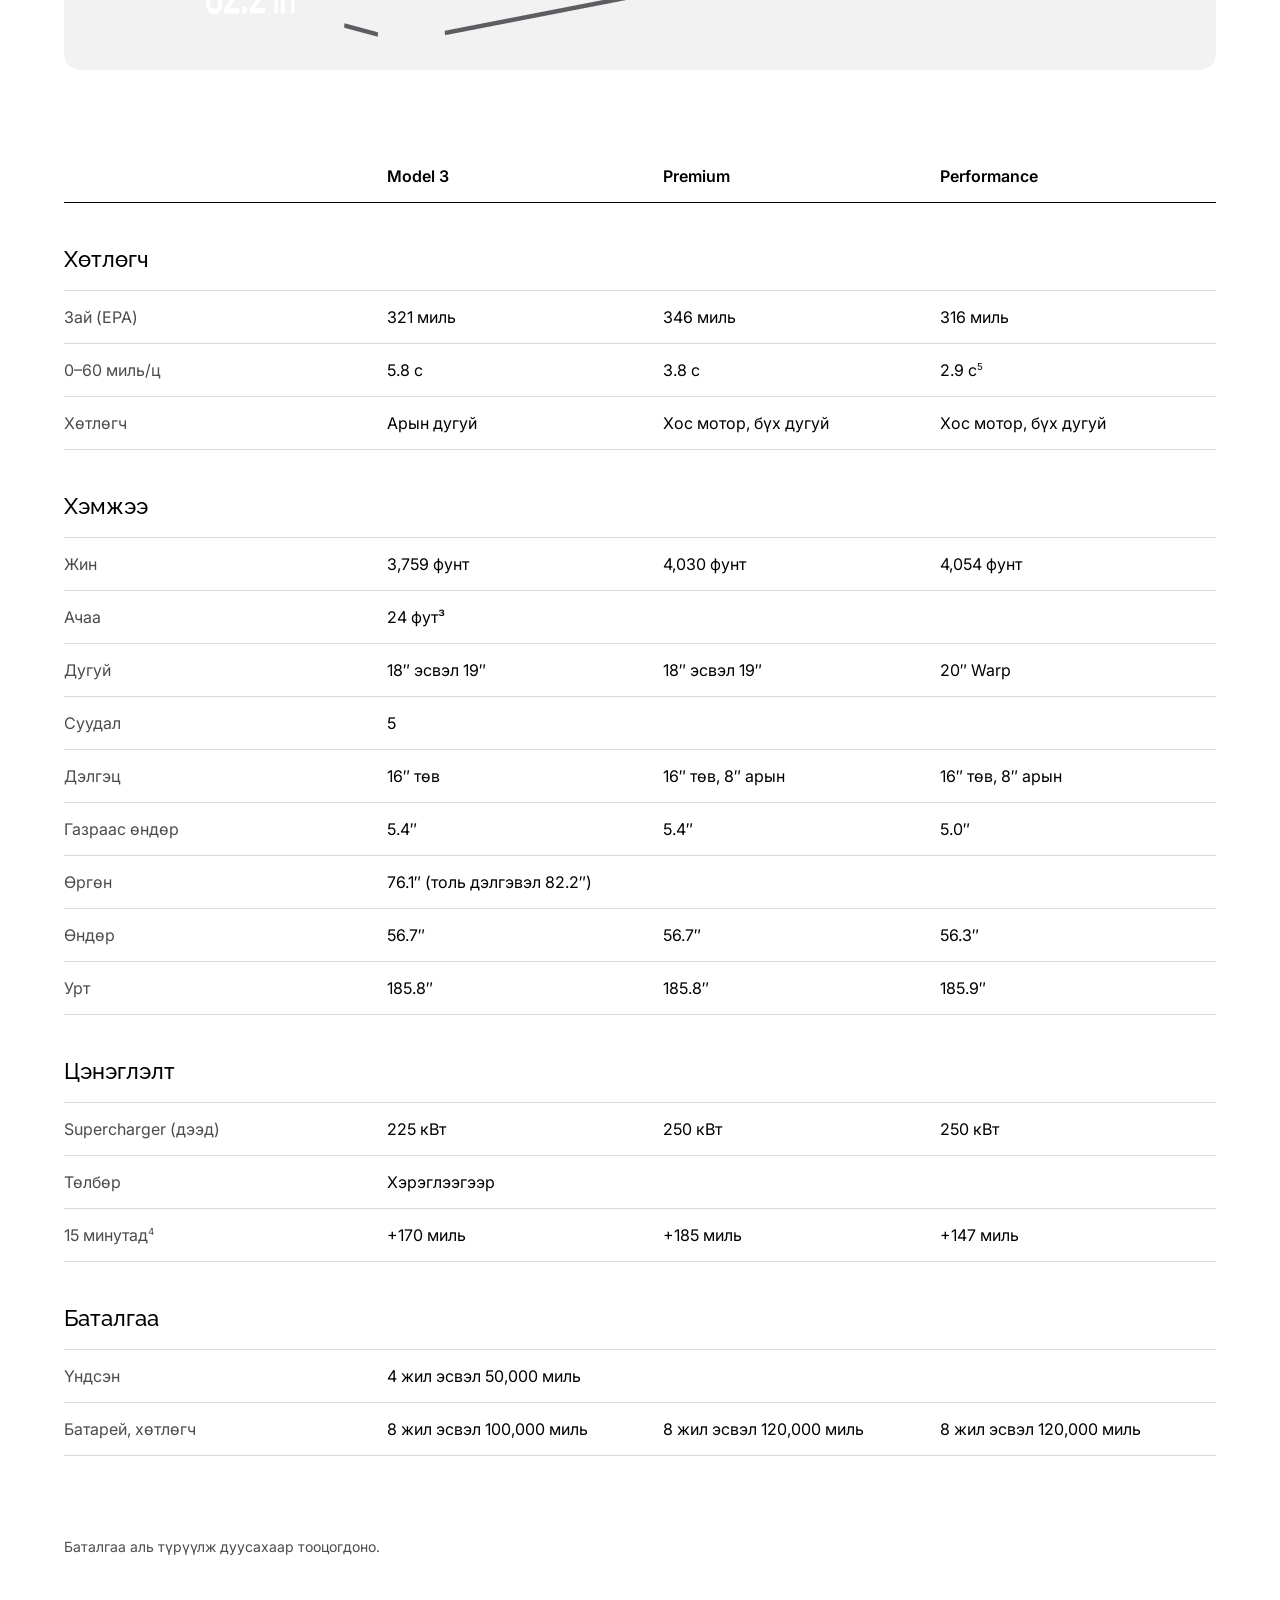
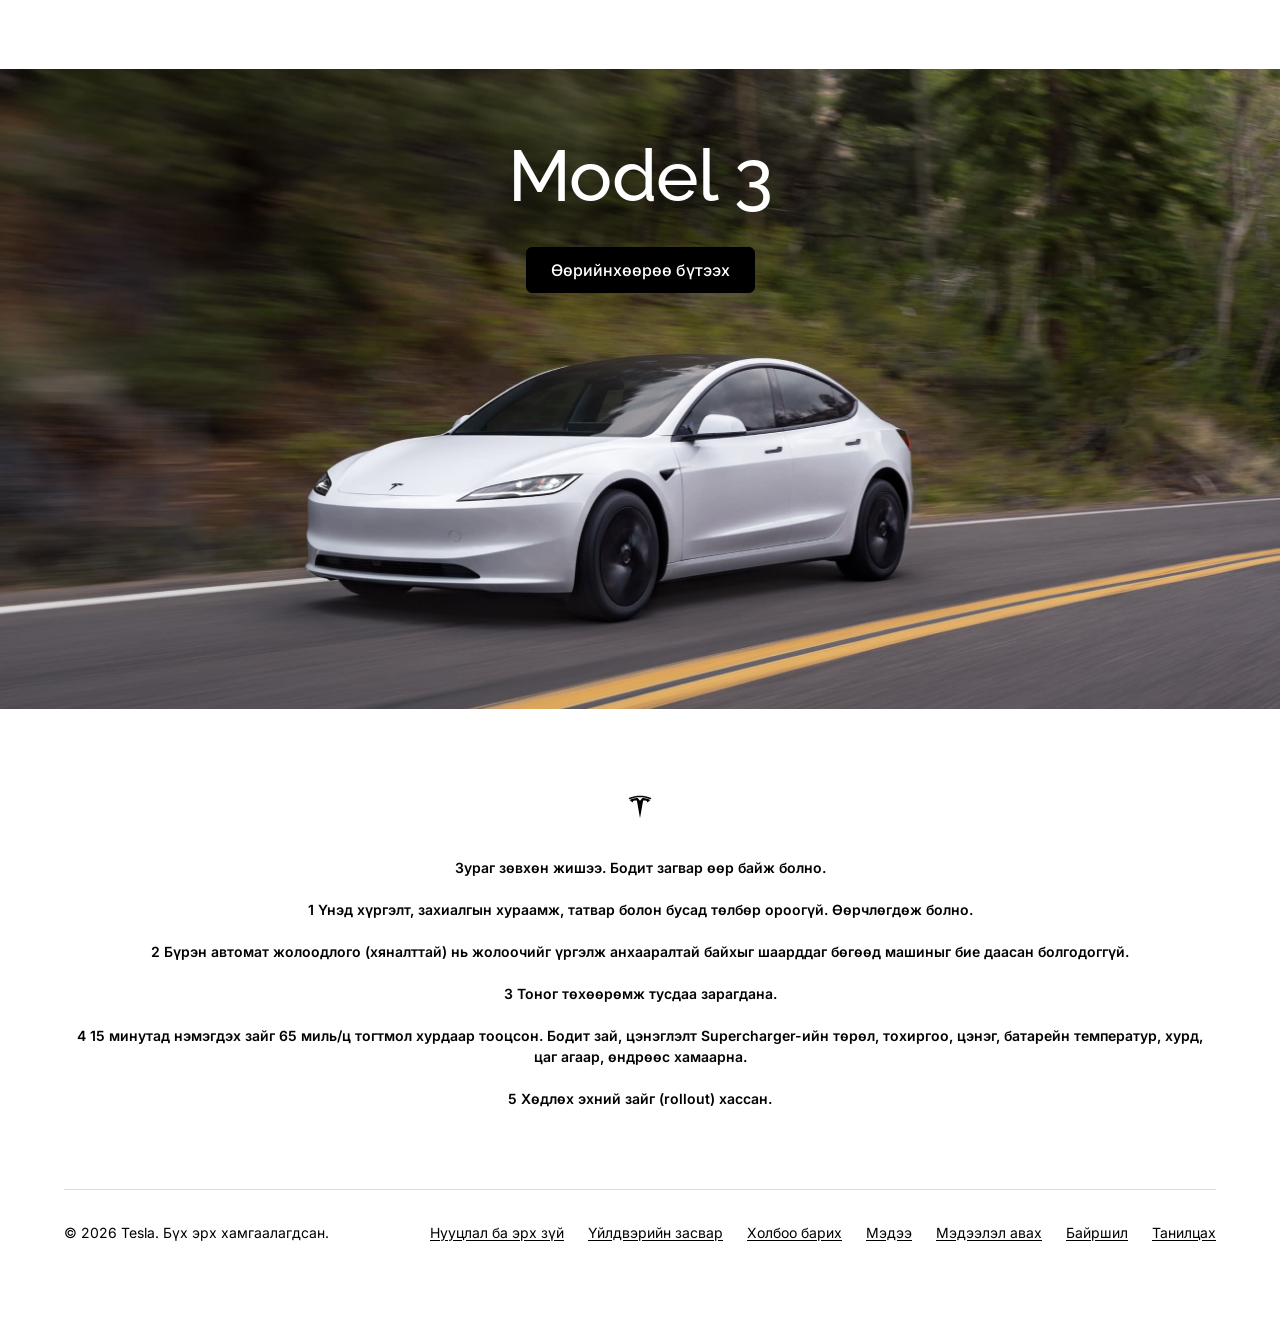
<file: model-3.html>
<!DOCTYPE html>
<html lang="mn">
<head>
  <meta charset="UTF-8" />
  <meta name="viewport" content="width=device-width, initial-scale=1.0" />
  <title>Model 3 — Tesla</title>
  <meta name="description" content="Model 3 — хурдан, хол явдаг, зардал багатай спорт цахилгаан седан." />
  <link rel="icon" type="image/svg+xml" href="assets/icons/favicon.svg" />
  <link rel="preconnect" href="https://fonts.googleapis.com" />
  <link rel="preconnect" href="https://fonts.gstatic.com" crossorigin />
  <link
    href="https://fonts.googleapis.com/css2?family=Inter:wght@400;500;600;700&family=Raleway:wght@500&family=Roboto:wght@400;700&display=swap"
    rel="stylesheet"
  />
  <link rel="stylesheet" href="css/styles.css" />
</head>
<body>
  <!-- Navbar -->
  <header class="navbar">
    <div class="navbar__container">
      <div class="navbar__brand">
        <a href="index.html" class="logo" aria-label="Нүүр">
          <img src="assets/icons/logo-tesla-t.svg" alt="Tesla" width="36" height="36" />
        </a>
      </div>
      <nav class="navbar__links" aria-label="Үндсэн цэс">
        <a href="model-3.html" aria-current="page">Model 3</a>
        <a href="model-y.html">Model Y</a>
        <a href="#">Cybertruck</a>
        <a href="#">Roadster</a>
        <a href="#">Автомат жолоодлого</a>
        <a href="#">Бэлэн машин</a>
      </nav>
      <div class="navbar__actions">
        <a href="#" class="icon-btn icon-btn--desktop" aria-label="Тусламж" title="Тусламж">
          <img src="assets/icons/help.svg" alt="" width="24" height="24" />
        </a>
        <a href="updates.html" class="icon-btn icon-btn--desktop" aria-label="Мэдээлэл авах" title="Мэдээлэл авах">
          <img src="assets/icons/globe.svg" alt="" width="24" height="24" />
        </a>
        <a href="#" class="icon-btn icon-btn--desktop" aria-label="Бүртгэл" title="Бүртгэл">
          <img src="assets/icons/account.svg" alt="" width="24" height="24" />
        </a>
        <button class="icon-btn icon-btn--mobile" type="button" aria-label="Цэс нээх">
          <img src="assets/icons/menu.svg" alt="" width="24" height="24" />
        </button>
      </div>
    </div>
  </header>

  <main>
    <!-- Hero -->
    <section class="hero hero--shade">
      <img class="hero__bg" src="assets/images/model-3/hero.jpg" alt="" />
      <div class="hero__container">
        <div class="hero__column">
          <div class="hero__content">
            <h1 class="h1">Model 3</h1>
            <p class="text-medium">Жилийн 1.99% хүүтэй</p>
          </div>
          <div class="actions">
            <a href="#" class="btn btn--primary">Захиалах</a>
            <a href="#specs" class="btn btn--light">Загвар харьцуулах</a>
          </div>
        </div>
      </div>
    </section>

    <!-- Variants -->
    <section class="section">
      <div class="container stack-80">
        <div class="section-heading">
          <p class="tagline">Спорт седан</p>
          <h2 class="h2">Model 3-тай танилц</h2>
          <p class="text-medium">Өөрт тохирох хувилбараа сонго.</p>
        </div>
        <div class="variants">
          <article class="variant">
            <div class="variant__media">
              <img src="assets/images/model-3/variant-standard.jpg" alt="Model 3" loading="lazy" />
            </div>
            <div class="variant__head">
              <h3 class="h6">Model 3</h3>
              <p class="variant__price">$36,990-аас<sup>1</sup></p>
              <p class="variant__lease">Түрээс $439/сар-аас</p>
            </div>
            <div class="variant__stats">
              <div><p class="variant__value">321 миль</p><p class="variant__label">Зай (EPA)</p></div>
              <div><p class="variant__value">5.8 с</p><p class="variant__label">0–60 миль/ц</p></div>
              <div><p class="variant__value">24 фут³</p><p class="variant__label">Ачааны багтаамж</p></div>
            </div>
            <div class="actions">
              <a href="#" class="btn btn--primary">Захиалах</a>
              <a href="#specs" class="btn btn--secondary">Үзүүлэлт</a>
            </div>
          </article>
          <article class="variant">
            <div class="variant__media">
              <img src="assets/images/model-3/variant-premium.jpg" alt="Model 3 Premium" loading="lazy" />
            </div>
            <div class="variant__head">
              <h3 class="h6">Model 3 Premium</h3>
              <p class="variant__price">$42,490-аас<sup>1</sup></p>
              <p class="variant__lease">Түрээс $449/сар-аас</p>
            </div>
            <div class="variant__stats">
              <div><p class="variant__value">346 миль</p><p class="variant__label">Зай (EPA)</p></div>
              <div><p class="variant__value">15 мин</p><p class="variant__label">185 миль цэнэглэнэ<sup>4</sup></p></div>
              <div><p class="variant__value">AWD</p><p class="variant__label">Хос мотор</p></div>
            </div>
            <div class="actions">
              <a href="#" class="btn btn--primary">Захиалах</a>
              <a href="#specs" class="btn btn--secondary">Үзүүлэлт</a>
            </div>
          </article>
          <article class="variant">
            <div class="variant__media">
              <img src="assets/images/model-3/variant-performance.jpg" alt="Model 3 Performance" loading="lazy" />
            </div>
            <div class="variant__head">
              <h3 class="h6">Model 3 Performance</h3>
              <p class="variant__price">$54,990-аас<sup>1</sup></p>
              <p class="variant__lease">Түрээс $649/сар-аас</p>
            </div>
            <div class="variant__stats">
              <div><p class="variant__value">528 м.х.</p><p class="variant__label">Дээд хүч</p></div>
              <div><p class="variant__value">2.9 с</p><p class="variant__label">0–60 миль/ц<sup>5</sup></p></div>
              <div><p class="variant__value">163 миль/ц</p><p class="variant__label">Дээд хурд</p></div>
            </div>
            <div class="actions">
              <a href="#" class="btn btn--primary">Захиалах</a>
              <a href="#specs" class="btn btn--secondary">Үзүүлэлт</a>
            </div>
          </article>
        </div>
      </div>
    </section>

    <!-- Most affordable -->
    <section class="section">
      <div class="container stack-80">
        <div class="section-heading">
          <h2 class="h2">Хамгийн хямд</h2>
          <p class="text-medium">Шилдэг боломжууд, хамгийн бага эзэмшлийн зардал.</p>
        </div>
        <div class="slider" data-slider>
          <div class="slider__track" data-slider-track>
            <article class="card">
              <img class="card__bg" src="assets/images/model-3/design.jpg" alt="" loading="lazy" />
              <div class="card__content">
                <h3 class="card__heading">Төвлөрсөн дизайн</h3>
                <p class="card__text">Тав тух, найдвартай байдалд төвлөрсөн минимал дизайн. Чанараа алдалгүй үнээ бага барина.</p>
              </div>
            </article>
            <article class="card">
              <img class="card__bg" src="assets/images/model-3/efficiency.jpg" alt="" loading="lazy" />
              <div class="card__content">
                <h3 class="card__heading">Хэмнэлттэй жолоодлого</h3>
                <p class="card__text">Цэнэглэх нь шатахуунаас ихэвчлэн хямд. Цэнэг бүрээр аль болох хол явна.</p>
              </div>
            </article>
            <article class="card">
              <img class="card__bg" src="assets/images/model-3/maintenance.jpg" alt="" loading="lazy" />
              <div class="card__content">
                <h3 class="card__heading">Засвар бага</h3>
                <p class="card__text">Шатахуунт хөдөлгүүргүй, цахилгаан мотортой тул жилийн засвар үйлчилгээ бага.</p>
              </div>
            </article>
          </div>
          <div class="slider__controls">
            <span></span>
            <div class="slider__buttons">
              <button class="slider__arrow" type="button" aria-label="Өмнөх" data-slider-prev>
                <img src="assets/icons/arrow-back.svg" alt="" width="24" height="24" />
              </button>
              <button class="slider__arrow" type="button" aria-label="Дараах" data-slider-next>
                <img src="assets/icons/arrow-forward.svg" alt="" width="24" height="24" />
              </button>
            </div>
          </div>
        </div>
      </div>
    </section>

    <!-- Interior -->
    <section class="section">
      <div class="container stack-80">
        <div class="section-heading">
          <h2 class="h2">Энгийнээс илүү</h2>
          <p class="text-medium">Цэвэрхэн, нямбай салонд хэрэгтэй бүхэн бий.</p>
        </div>
        <div class="split">
          <div class="split__column">
            <div class="stack-24">
              <h3 class="h6">Тав тухтай</h3>
              <p class="text-medium">Урд суудал, жолоо халаалттай. Салон бүхэлдээ чанартай материалаар.</p>
            </div>
          </div>
          <div class="split__media">
            <img src="assets/images/model-3/comfort.jpg" alt="Model 3-ийн салон" loading="lazy" />
          </div>
        </div>
        <div class="split split--reverse">
          <div class="split__column">
            <div class="stack-24">
              <h3 class="h6">Бүрэн хяналт</h3>
              <p class="text-medium">Суудлаа мэдрэгч дэлгэцээр тохируул. Эргэлтийн дохионы бариул стандартаар.</p>
            </div>
          </div>
          <div class="split__media">
            <img src="assets/images/model-3/control.jpg" alt="Model 3-ийн мэдрэгч дэлгэц" loading="lazy" />
          </div>
        </div>
        <div class="split">
          <div class="split__column">
            <div class="stack-24">
              <h3 class="h6">Сонсоод үз</h3>
              <p class="text-medium">7 чанга яригчтай аудио. Дуу, жагсаалтаа дуут туслахаар захиал.</p>
            </div>
          </div>
          <div class="split__media">
            <img src="assets/images/model-3/audio.jpg" alt="Model 3-ийн аудио систем" loading="lazy" />
          </div>
        </div>
      </div>
    </section>

    <!-- Always connected -->
    <section class="section">
      <div class="container stack-80">
        <div class="section-heading">
          <h2 class="h2">Үргэлж холбоотой</h2>
          <p class="text-medium">Tesla аппаар машинаа хаанаас ч хянаж, удирд.</p>
        </div>
        <div class="feature-grid">
          <div class="feature">
            <h3 class="h6">Алсаас агаар тохируулах</h3>
            <p>Явахаасаа өмнө салоны температурыг тохируул.</p>
          </div>
          <div class="feature">
            <h3 class="h6">Утас түлхүүр</h3>
            <p>Түлхүүрээ мартахгүй. Ойртоход утсаар нээгдэж, алсаас түгжинэ.</p>
          </div>
          <div class="feature">
            <h3 class="h6">Тэжээвэр амьтны горим</h3>
            <p>Таныг байхгүй үед тэжээвэр амьтныг аюулгүй, дулаан байлгана.</p>
          </div>
          <div class="feature">
            <h3 class="h6">Харуулын горим</h3>
            <p>Машиныг орхисон үед орчныг нь хянана.</p>
          </div>
        </div>
      </div>
    </section>

    <!-- Safety -->
    <section class="section">
      <div class="container">
        <div class="split">
          <div class="split__column">
            <div class="stack-24">
              <h2 class="h2">Таны аюулгүй байдалд</h2>
              <p class="text-medium">Tesla-д аюулгүй байдал нэн тэргүүнд. Машин бүр цохилт шингээх бүс, хатуу салон, олон аюулгүйн дэртэй.</p>
              <p>Урд мөргөлдөөний сануулга, яаралтай тоормос, эгнээнээс гарахаас сэргийлэх систем стандартаар.</p>
              <p>Идэвхтэй, идэвхгүй хамгаалалт нь гэмтэх магадлалыг маш бага болгоно.</p>
            </div>
            <div class="actions">
              <a href="#" class="btn btn--secondary">Дэлгэрэнгүй</a>
            </div>
          </div>
          <div class="split__media">
            <img src="assets/images/model-3/safety.jpg" alt="Model 3-ийн аюулгүй байдал" loading="lazy" />
          </div>
        </div>
      </div>
    </section>

    <!-- Autonomy -->
    <section class="section">
      <div class="container stack-80">
        <div class="split split--reverse">
          <div class="split__column">
            <div class="stack-24">
              <h2 class="h2">Ирээдүйн аялал — автомат</h2>
              <p class="text-medium">Яаралтай автомат тоормос, эгнээ хадгалах систем стандартаар. Илүү боломжийн тулд Бүрэн автомат жолоодлого (хяналттай)-д шилж.</p>
            </div>
            <div class="actions">
              <a href="#" class="btn btn--secondary">Дэлгэрэнгүй</a>
            </div>
          </div>
          <div class="split__media">
            <img src="assets/images/model-3/fsd.jpg" alt="Бүрэн автомат жолоодлого" loading="lazy" />
          </div>
        </div>
        <div class="feature-grid feature-grid--3">
          <div class="feature">
            <h3 class="h6">Автомат жолоодлого (хяналттай)</h3>
            <p>Таны хяналт дор жолоодлогод идэвхтэй тусалдаг дэвшилтэт боломжууд.<sup>2</sup></p>
          </div>
          <div class="feature">
            <h3 class="h6">Урд камер</h3>
            <p>Илүү сайн харагдац: аюулгүй, хялбар зогсоол, Actually Smart Summon.</p>
          </div>
          <div class="feature">
            <h3 class="h6">Сохор бүсийн хяналт</h3>
            <p>Гэрэлт дохио, дэлгэцийн дүрслэлээр орчноо аюулгүй шалга.</p>
          </div>
        </div>
      </div>
    </section>

    <!-- Power anywhere -->
    <section class="section">
      <div class="container">
        <div class="feature-grid feature-grid--auto">
          <div class="stack-24">
            <h2 class="h2">Хаана ч цахилгаан</h2>
          </div>
          <div class="feature">
            <h3 class="h6">Зөөврийн цахилгаан</h3>
            <p>Машины батарей, Tesla Outlet Adapter-аар гэрэл, зөөврийн компьютер, хөргөгч, халаагуур, багаж ажиллуул.<sup>3</sup></p>
          </div>
          <div class="feature">
            <h3 class="h6">Гэртэйгээ хуваалц</h3>
            <p>Powerwall 3-тай бол машины батарейгаар гэрийн нөөц тэжээлийг уртасгана.</p>
          </div>
        </div>
      </div>
    </section>

    <!-- Specs -->
    <section class="section" id="specs">
      <div class="container stack-80">
        <div class="section-heading">
          <h2 class="h2">Үзүүлэлт</h2>
          <p class="text-medium">Гурван хувилбарыг харьцуул.</p>
        </div>
        <div class="specs-media">
          <img src="assets/images/model-3/specs.png" alt="Model 3-ийн хэмжээсийн зураг" width="1827" height="668" loading="lazy" />
        </div>
        <div class="spec-table-wrap">
          <table class="spec-table">
            <thead>
              <tr>
                <th scope="col"></th>
                <th scope="col">Model 3</th>
                <th scope="col">Premium</th>
                <th scope="col">Performance</th>
              </tr>
            </thead>
            <tbody>
              <tr><th scope="rowgroup" colspan="4" class="spec-table__group">Хөтлөгч</th></tr>
              <tr><th scope="row">Зай (EPA)</th><td>321 миль</td><td>346 миль</td><td>316 миль</td></tr>
              <tr><th scope="row">0–60 миль/ц</th><td>5.8 с</td><td>3.8 с</td><td>2.9 с<sup>5</sup></td></tr>
              <tr><th scope="row">Хөтлөгч</th><td>Арын дугуй</td><td>Хос мотор, бүх дугуй</td><td>Хос мотор, бүх дугуй</td></tr>

              <tr><th scope="rowgroup" colspan="4" class="spec-table__group">Хэмжээ</th></tr>
              <tr><th scope="row">Жин</th><td>3,759 фунт</td><td>4,030 фунт</td><td>4,054 фунт</td></tr>
              <tr><th scope="row">Ачаа</th><td colspan="3">24 фут³</td></tr>
              <tr><th scope="row">Дугуй</th><td>18″ эсвэл 19″</td><td>18″ эсвэл 19″</td><td>20″ Warp</td></tr>
              <tr><th scope="row">Суудал</th><td colspan="3">5</td></tr>
              <tr><th scope="row">Дэлгэц</th><td>16″ төв</td><td>16″ төв, 8″ арын</td><td>16″ төв, 8″ арын</td></tr>
              <tr><th scope="row">Газраас өндөр</th><td>5.4″</td><td>5.4″</td><td>5.0″</td></tr>
              <tr><th scope="row">Өргөн</th><td colspan="3">76.1″ (толь дэлгэвэл 82.2″)</td></tr>
              <tr><th scope="row">Өндөр</th><td>56.7″</td><td>56.7″</td><td>56.3″</td></tr>
              <tr><th scope="row">Урт</th><td>185.8″</td><td>185.8″</td><td>185.9″</td></tr>

              <tr><th scope="rowgroup" colspan="4" class="spec-table__group">Цэнэглэлт</th></tr>
              <tr><th scope="row">Supercharger (дээд)</th><td>225 кВт</td><td>250 кВт</td><td>250 кВт</td></tr>
              <tr><th scope="row">Төлбөр</th><td colspan="3">Хэрэглээгээр</td></tr>
              <tr><th scope="row">15 минутад<sup>4</sup></th><td>+170 миль</td><td>+185 миль</td><td>+147 миль</td></tr>

              <tr><th scope="rowgroup" colspan="4" class="spec-table__group">Баталгаа</th></tr>
              <tr><th scope="row">Үндсэн</th><td colspan="3">4 жил эсвэл 50,000 миль</td></tr>
              <tr><th scope="row">Батарей, хөтлөгч</th><td>8 жил эсвэл 100,000 миль</td><td>8 жил эсвэл 120,000 миль</td><td>8 жил эсвэл 120,000 миль</td></tr>
            </tbody>
          </table>
        </div>
        <p class="spec-note">Баталгаа аль түрүүлж дуусахаар тооцогдоно.</p>
      </div>
    </section>

    <!-- Final CTA -->
    <section class="hero hero--shade hero--short">
      <img class="hero__bg" src="assets/images/model-3/end.jpg" alt="" loading="lazy" />
      <div class="hero__container">
        <div class="hero__column">
          <div class="hero__content">
            <h2 class="h1">Model 3</h2>
          </div>
          <div class="actions">
            <a href="#" class="btn btn--primary">Өөрийнхөөрөө бүтээх</a>
          </div>
        </div>
      </div>
    </section>
  </main>

  <!-- Footer -->
  <footer class="footer">
    <div class="footer__container">
      <div class="footer__content">
        <a href="index.html" class="logo" aria-label="Нүүр">
          <img src="assets/icons/logo-tesla-t.svg" alt="Tesla" width="36" height="36" />
        </a>
        <div class="footer__notes">
          <p>Зураг зөвхөн жишээ. Бодит загвар өөр байж болно.</p>
          <p>1 Үнэд хүргэлт, захиалгын хураамж, татвар болон бусад төлбөр ороогүй. Өөрчлөгдөж болно.</p>
          <p>2 Бүрэн автомат жолоодлого (хяналттай) нь жолоочийг үргэлж анхааралтай байхыг шаарддаг бөгөөд машиныг бие даасан болгодоггүй.</p>
          <p>3 Тоног төхөөрөмж тусдаа зарагдана.</p>
          <p>4 15 минутад нэмэгдэх зайг 65 миль/ц тогтмол хурдаар тооцсон. Бодит зай, цэнэглэлт Supercharger-ийн төрөл, тохиргоо, цэнэг, батарейн температур, хурд, цаг агаар, өндрөөс хамаарна.</p>
          <p>5 Хөдлөх эхний зайг (rollout) хассан.</p>
        </div>
      </div>
      <div class="footer__credits">
        <img class="footer__divider" src="assets/icons/divider.svg" alt="" width="1280" height="1" />
        <div class="footer__row">
          <p>© 2026 Tesla. Бүх эрх хамгаалагдсан.</p>
          <nav class="footer__links" aria-label="Доод цэс">
            <a href="legal.html">Нууцлал ба эрх зүй</a>
            <span class="footer__link--disabled">Үйлдвэрийн засвар</span>
            <span class="footer__link--disabled">Холбоо барих</span>
            <a href="news.html">Мэдээ</a>
            <a href="updates.html">Мэдээлэл авах</a>
            <a href="index.html#locations">Байршил</a>
            <a href="index.html#top">Танилцах</a>
          </nav>
        </div>
      </div>
    </div>
  </footer>

  <script src="js/main.js"></script>
</body>
</html>
</file>
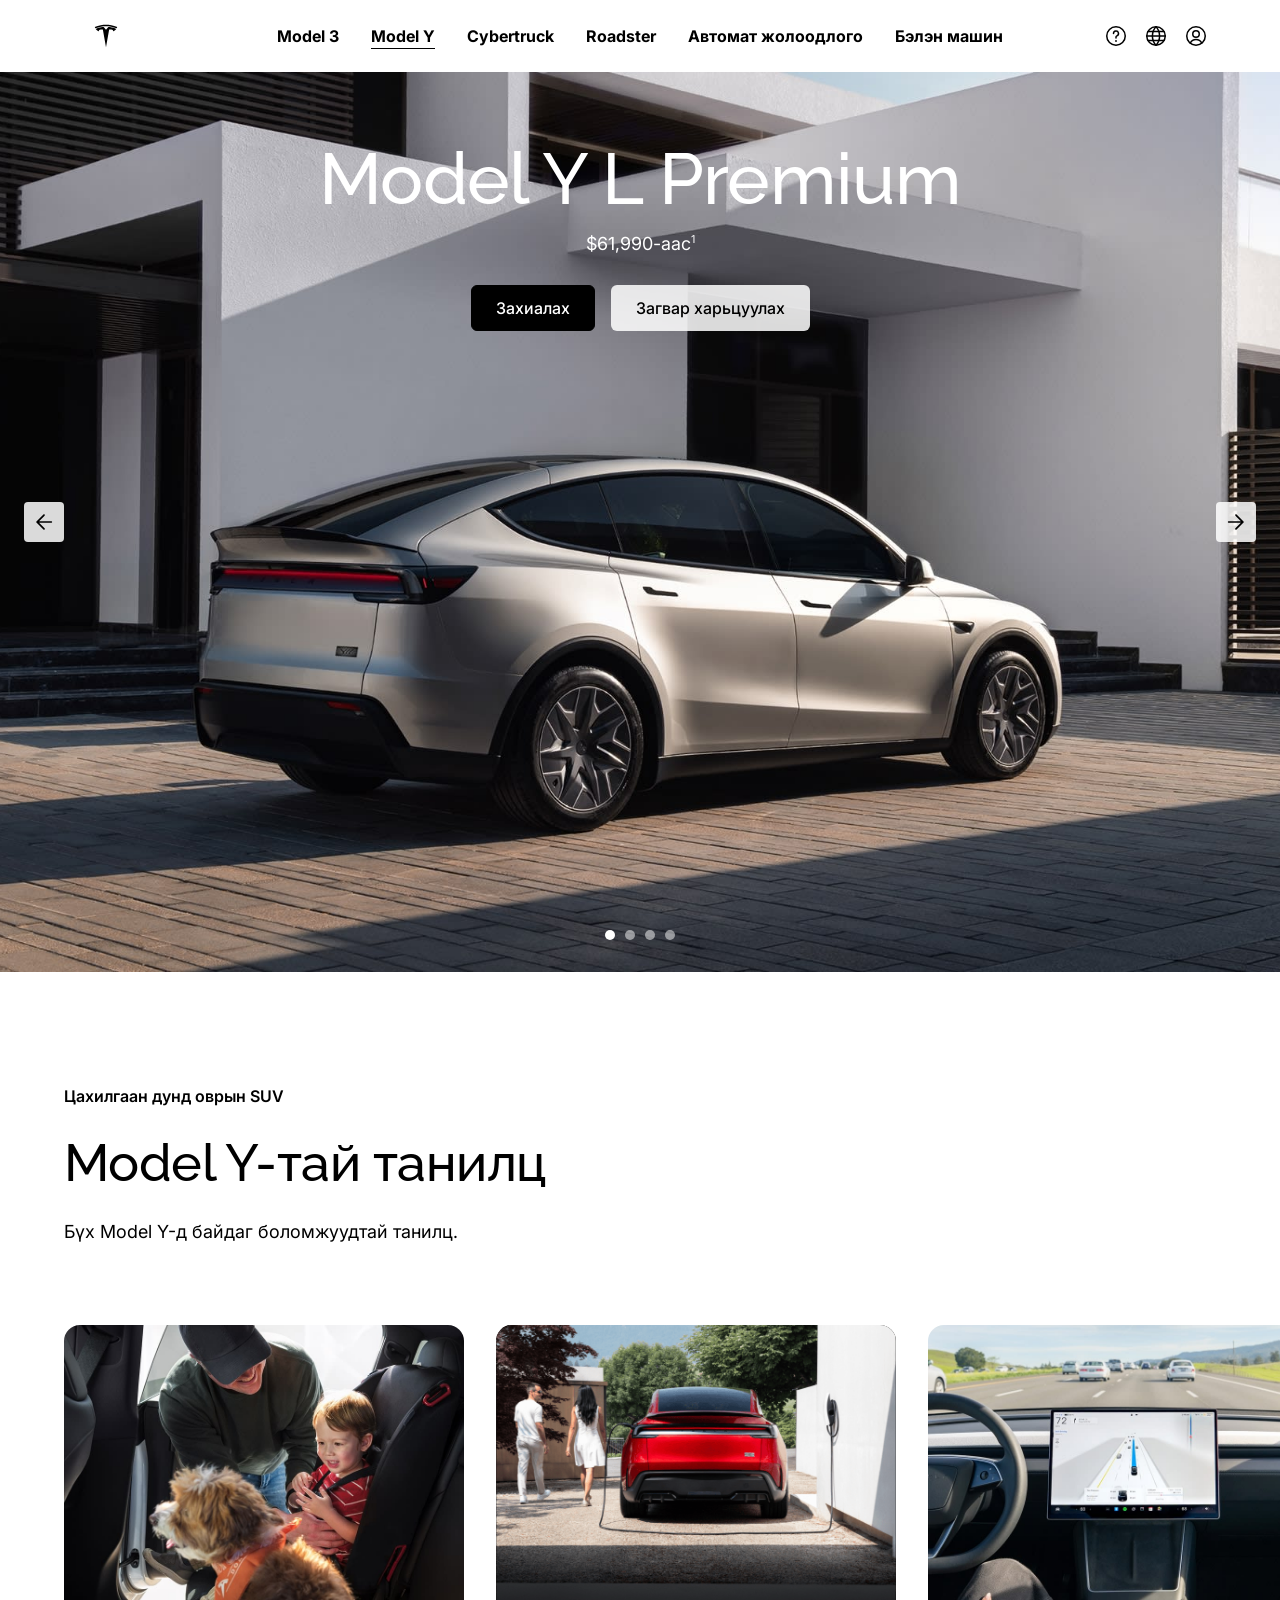
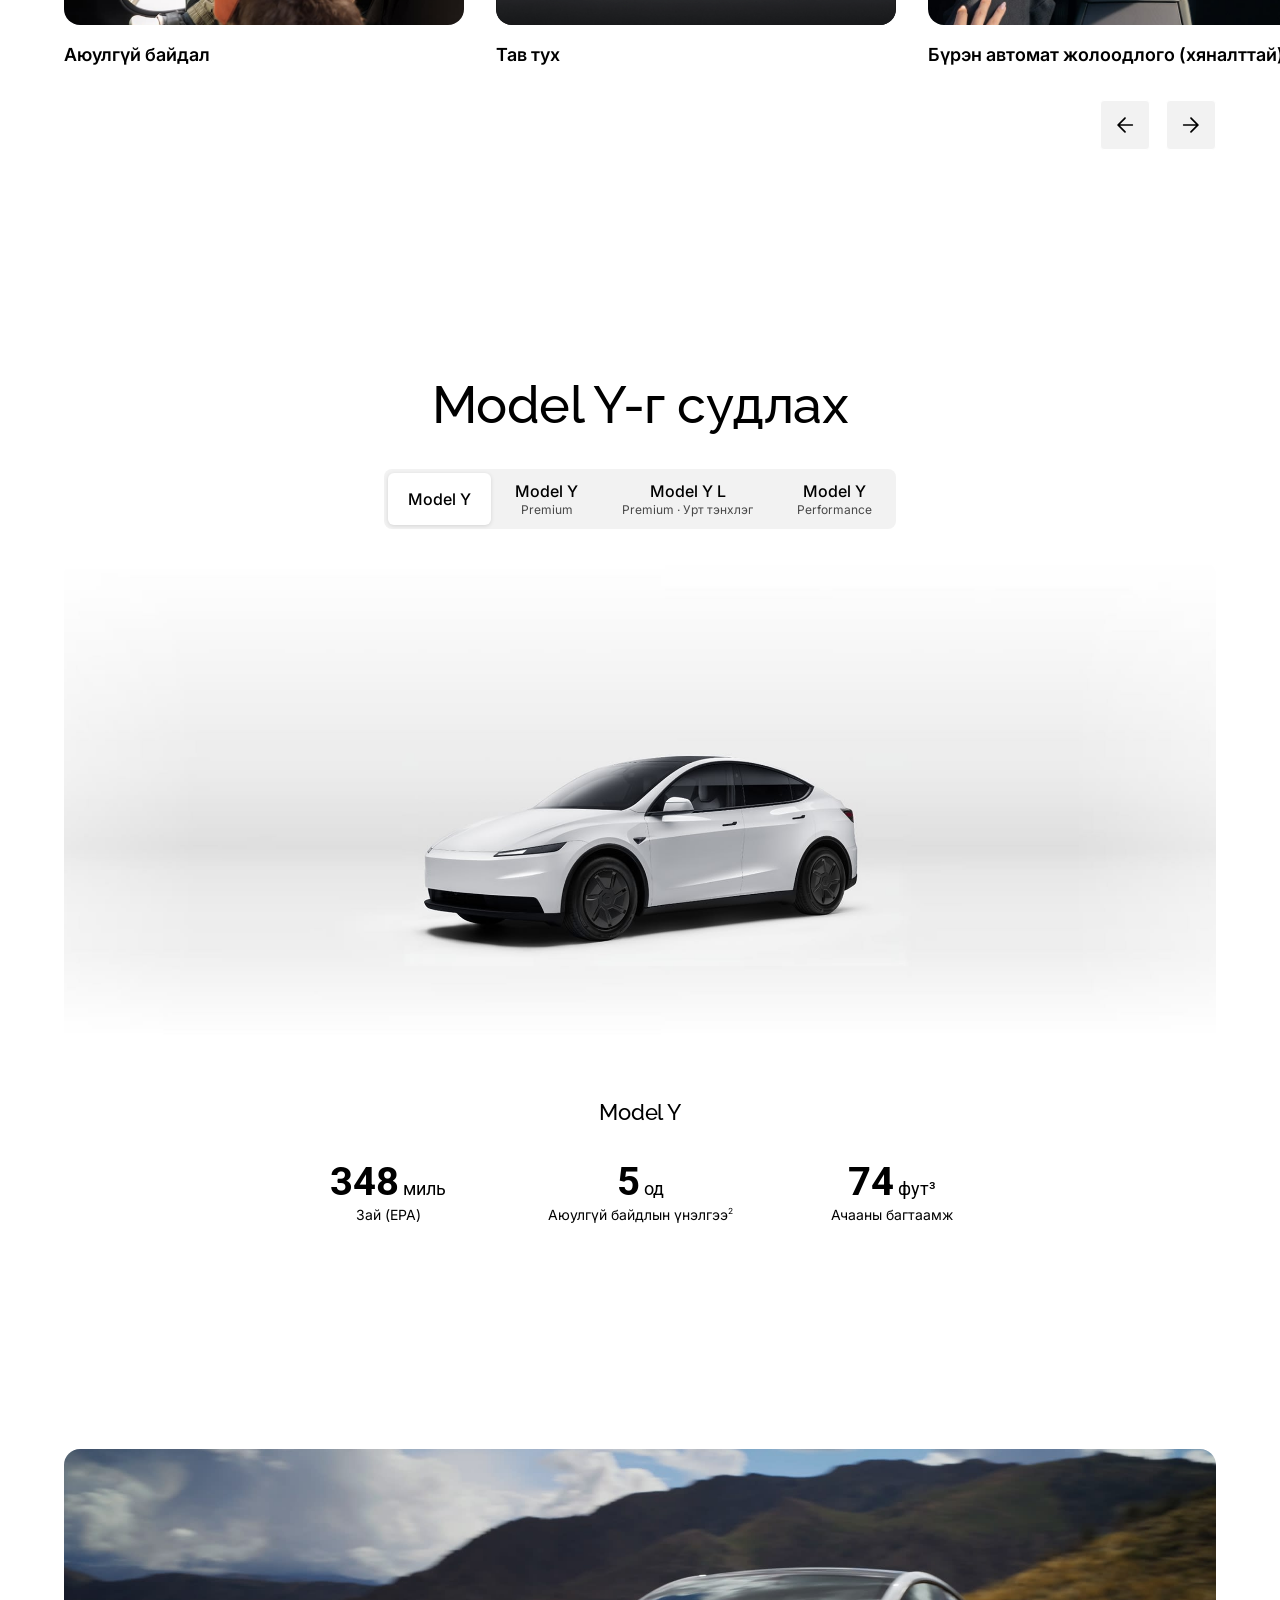
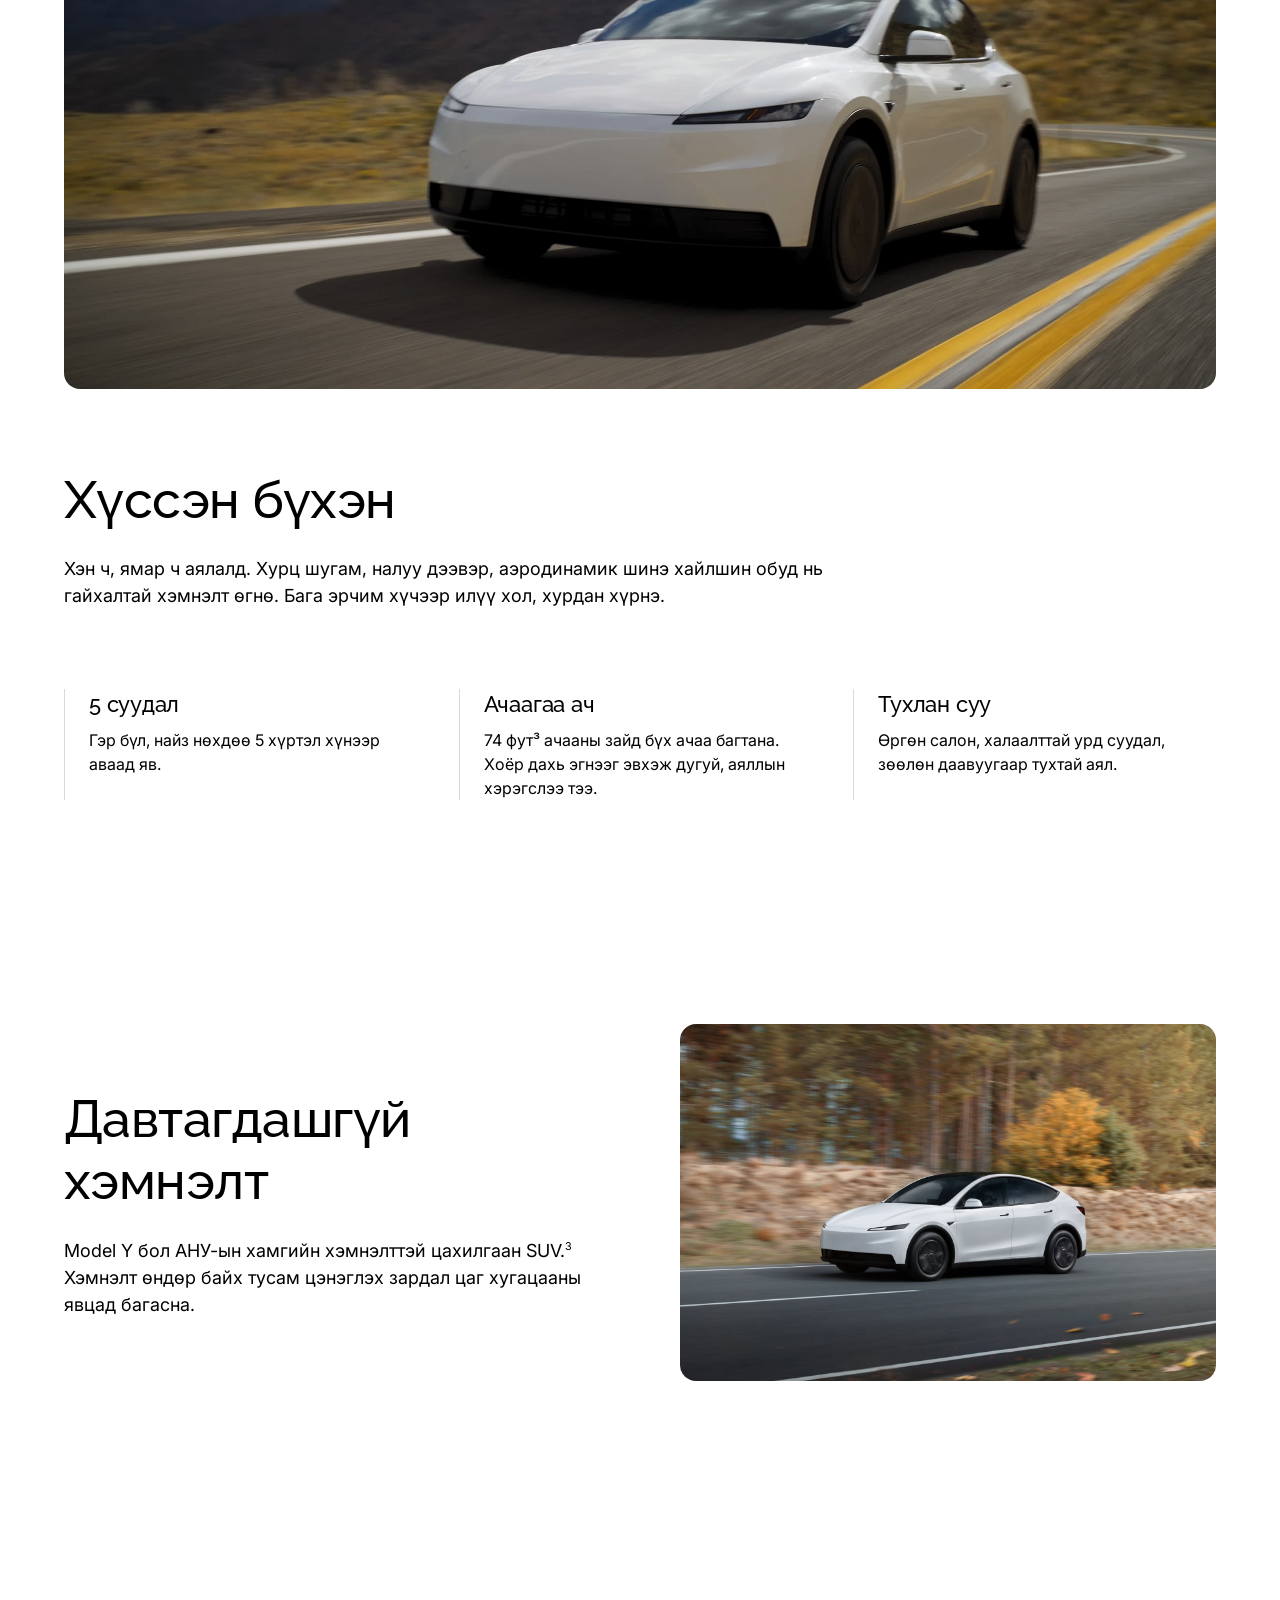
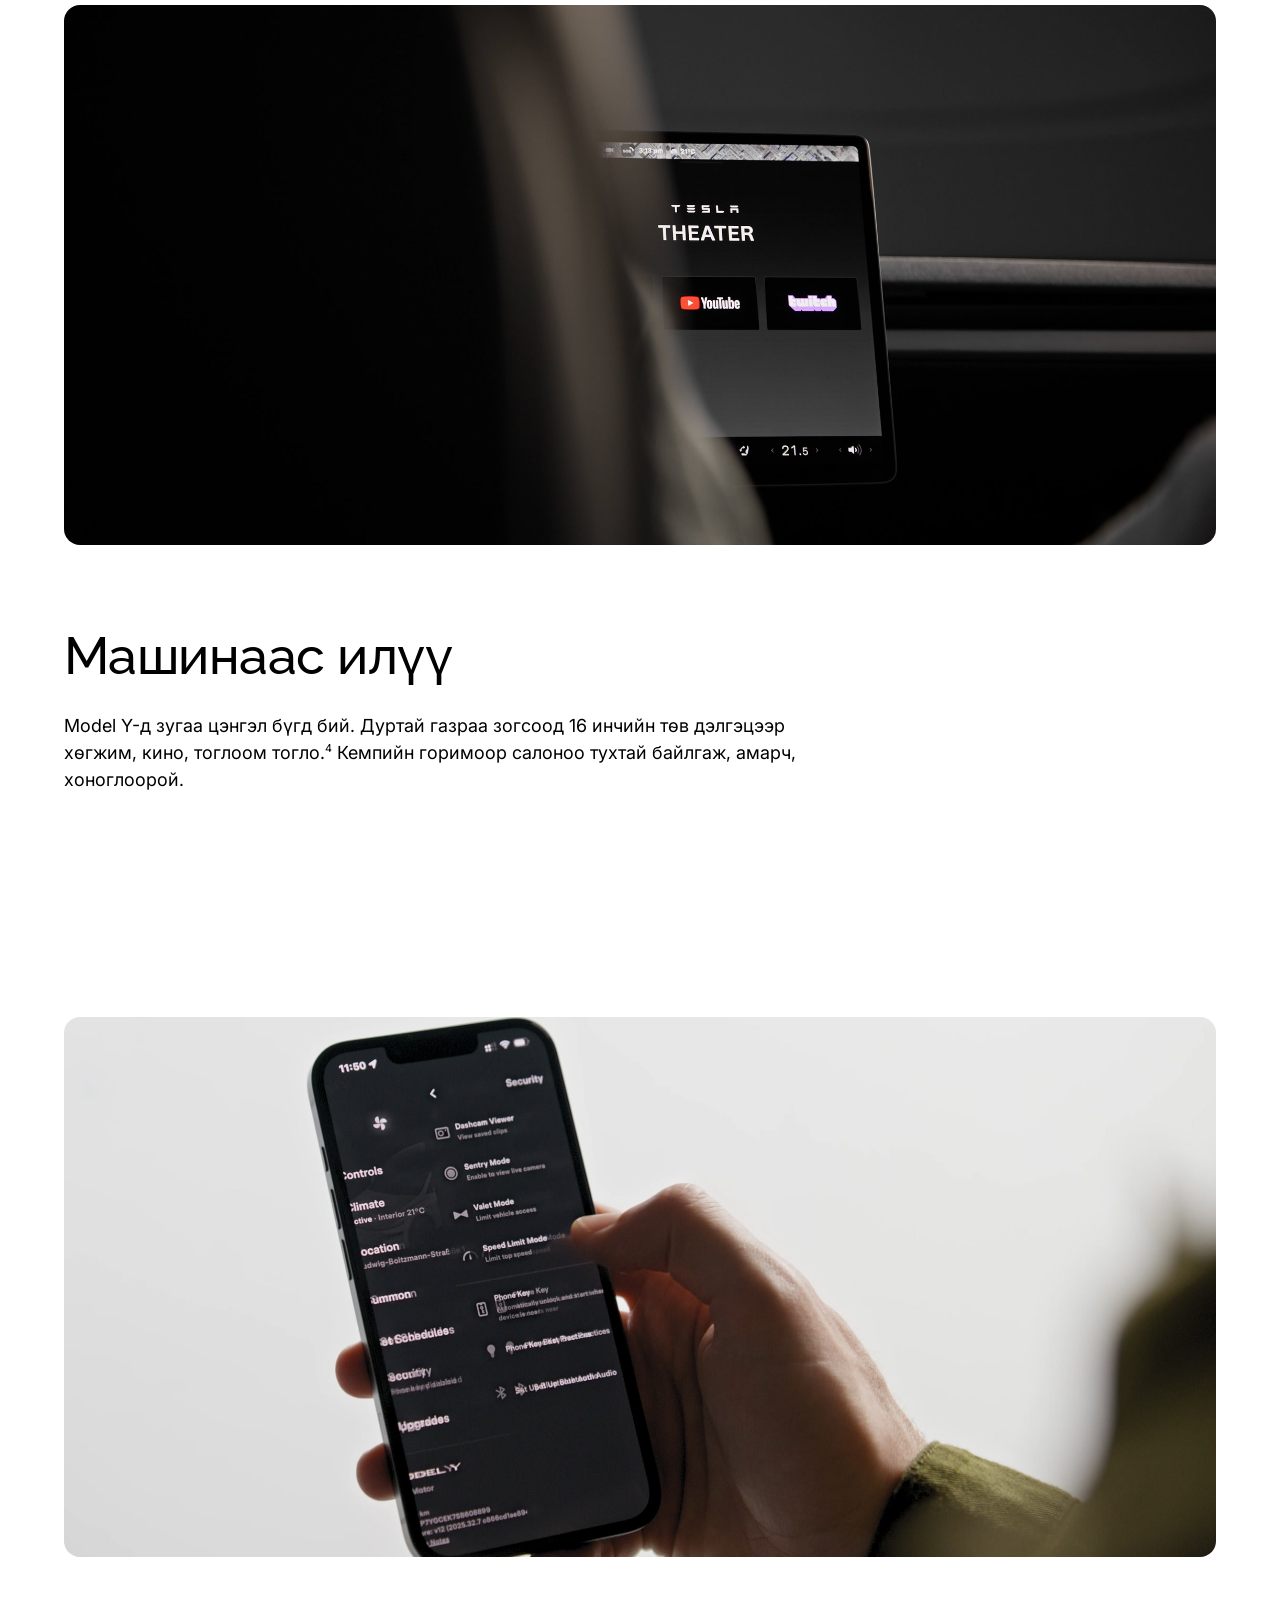
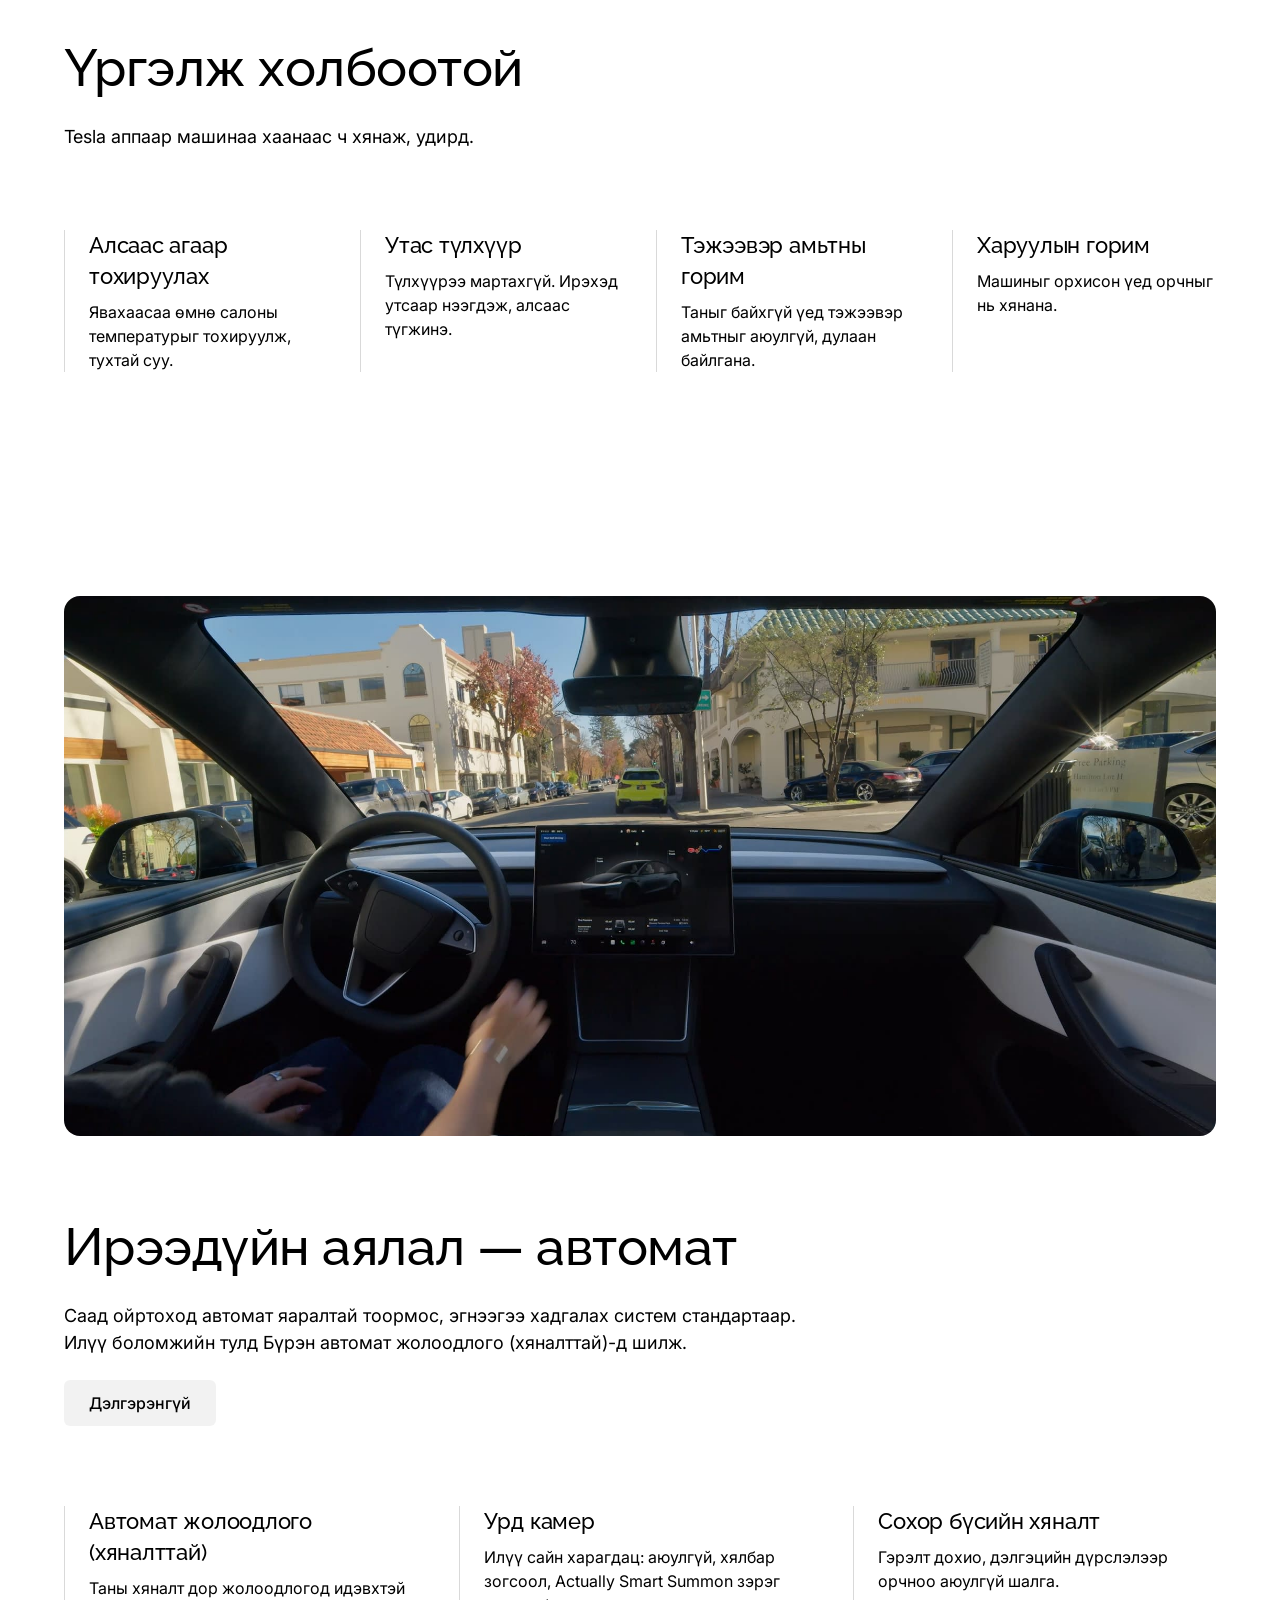
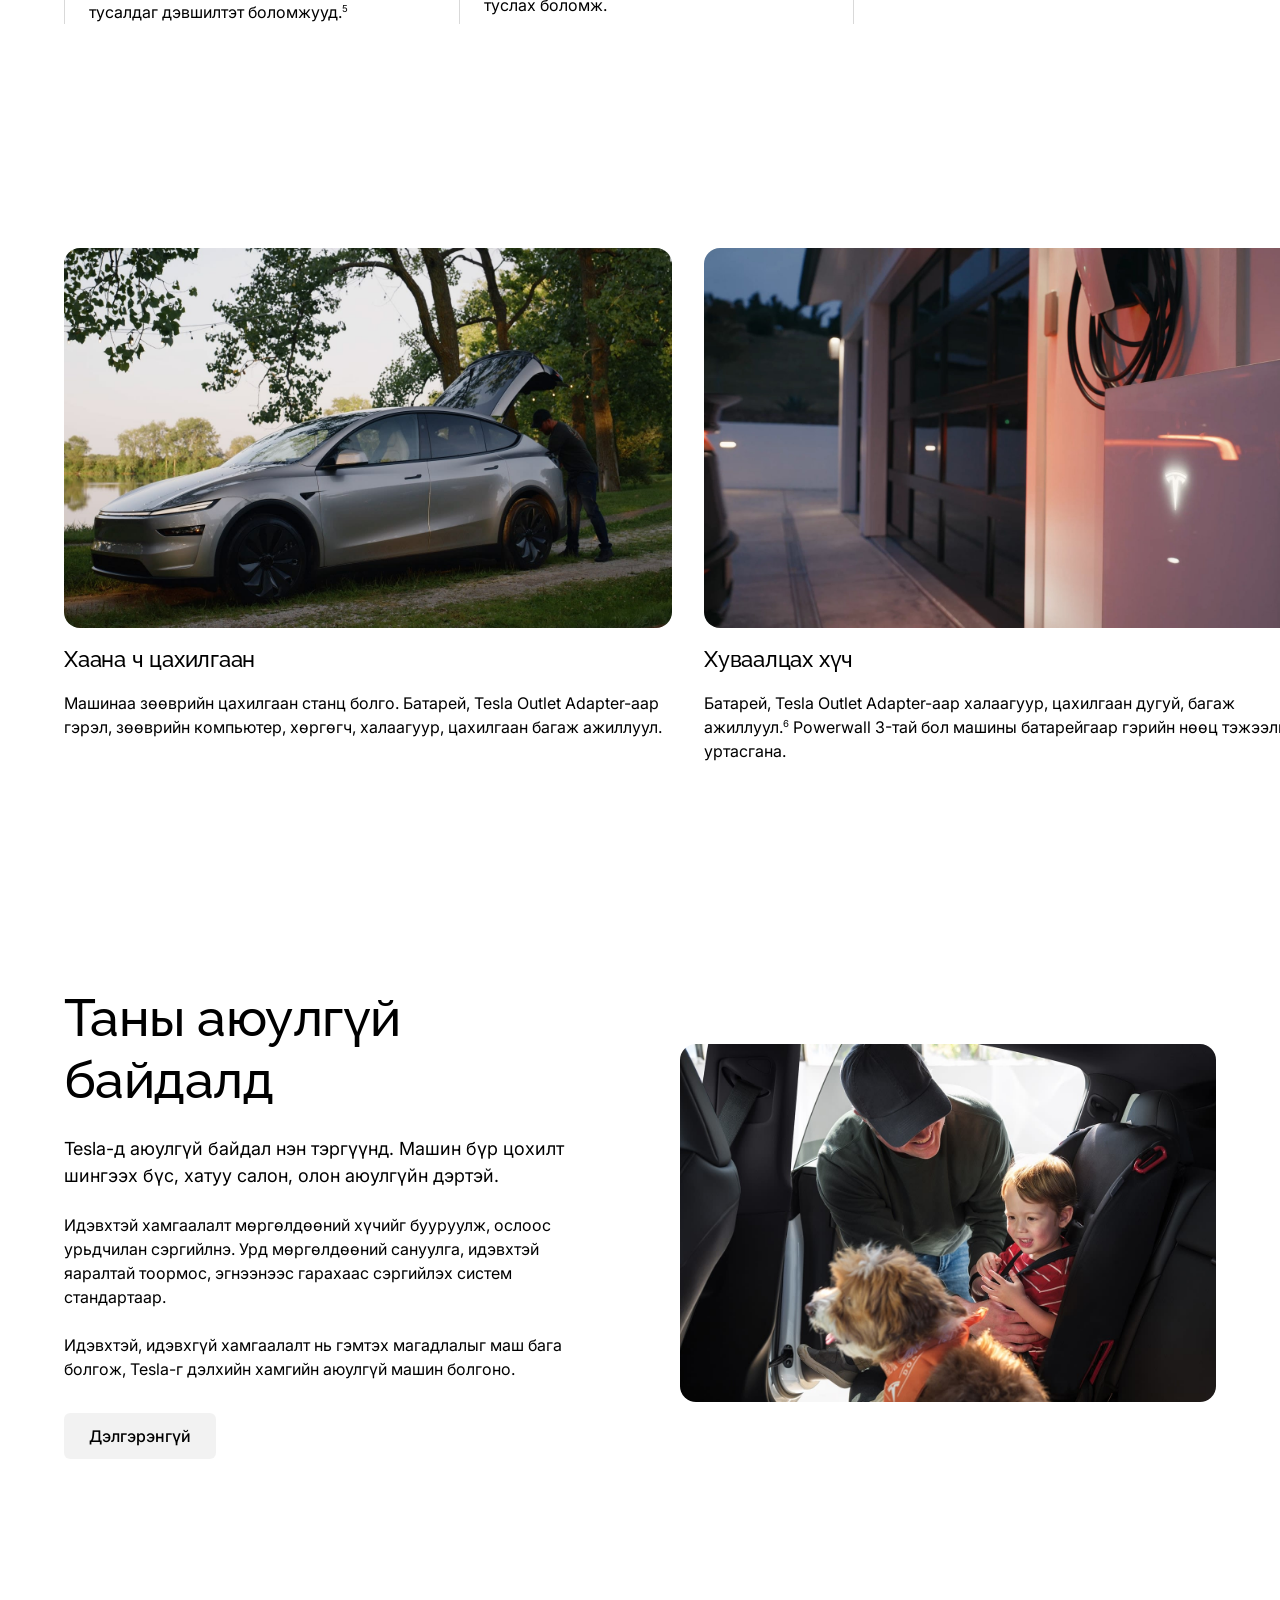
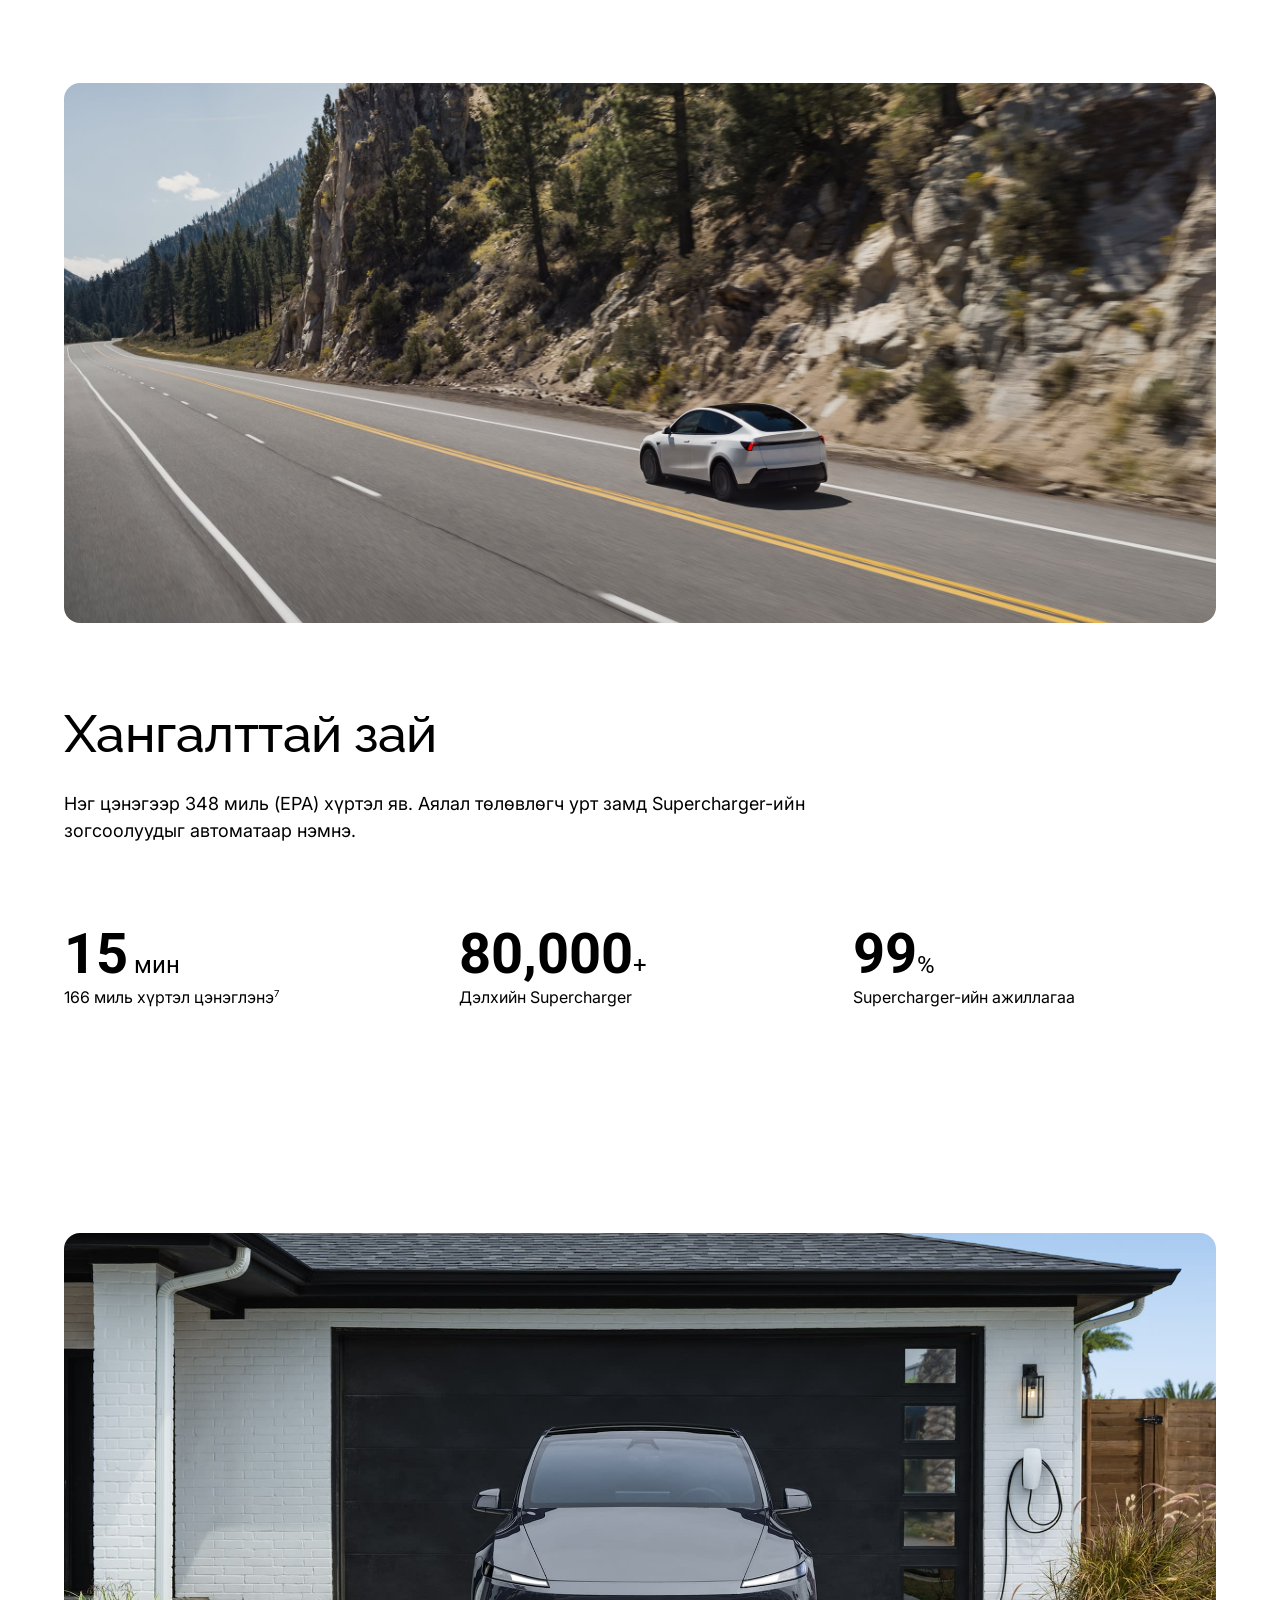
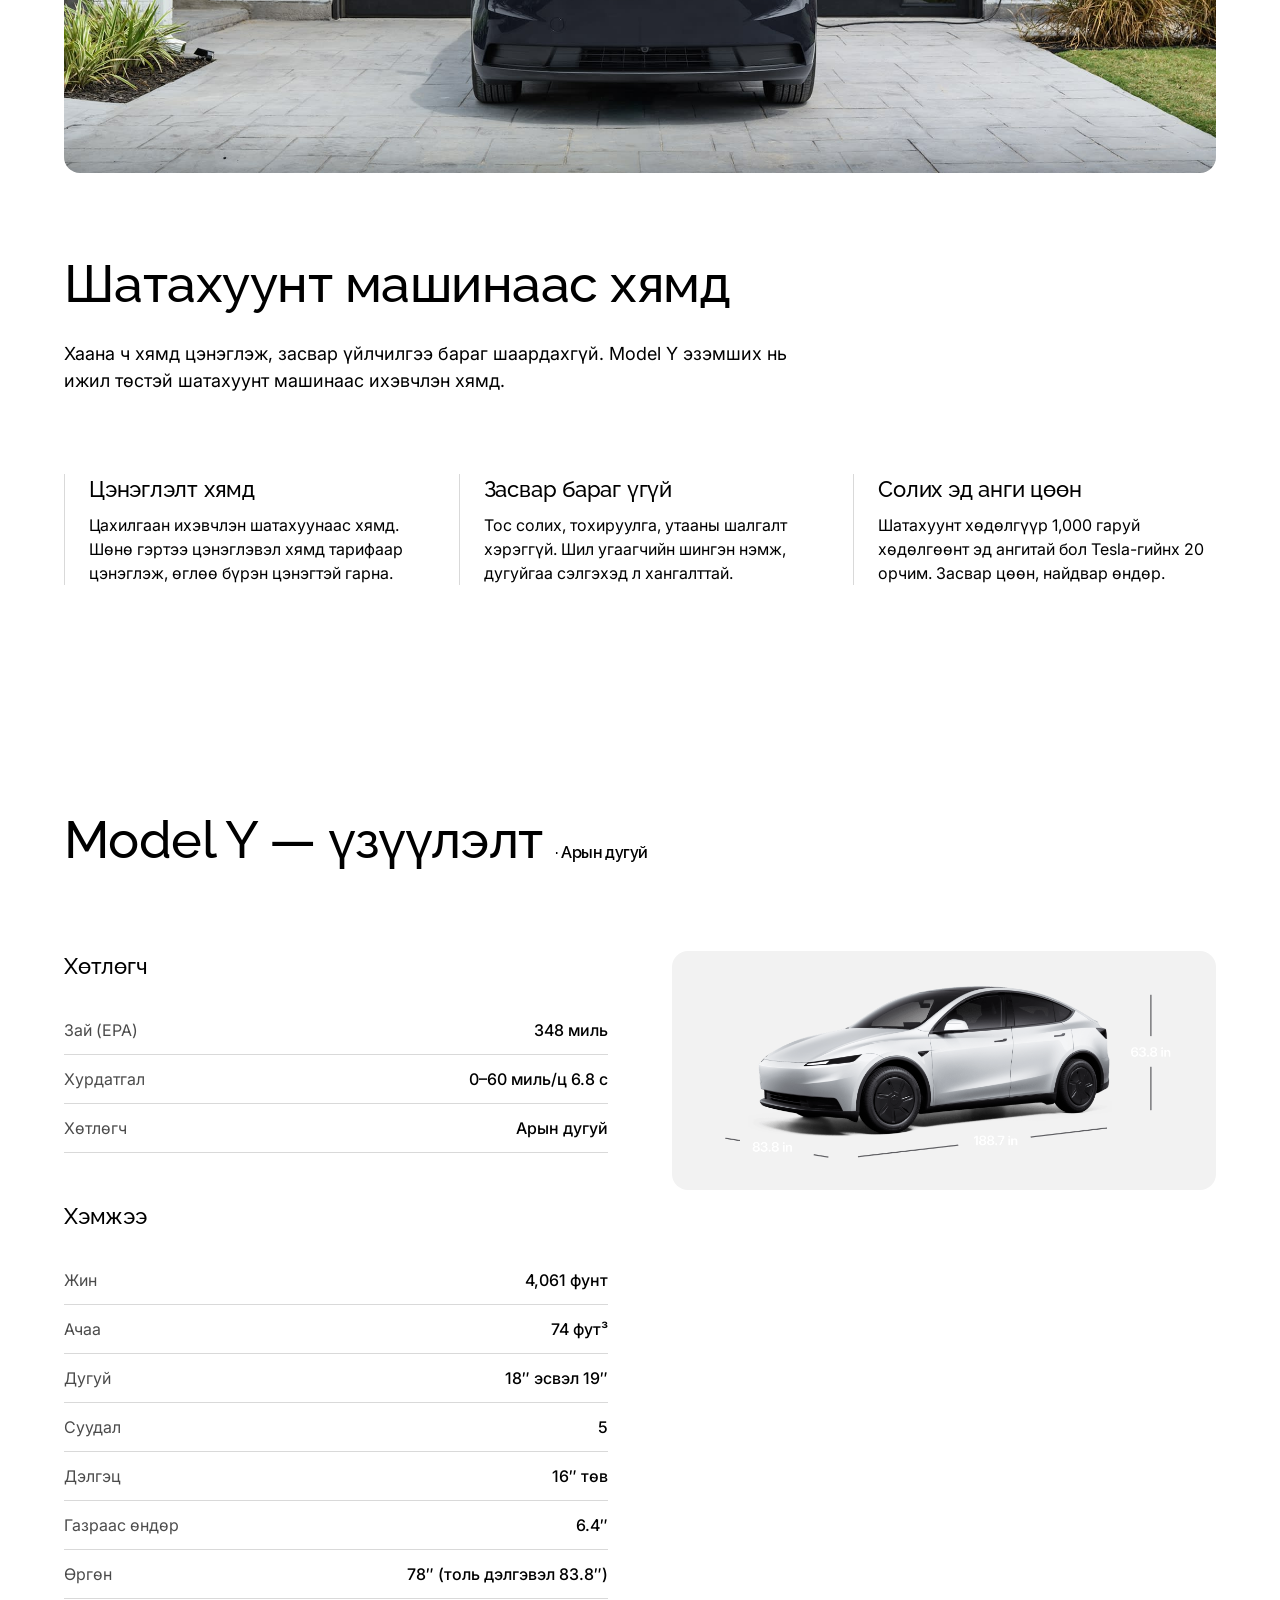
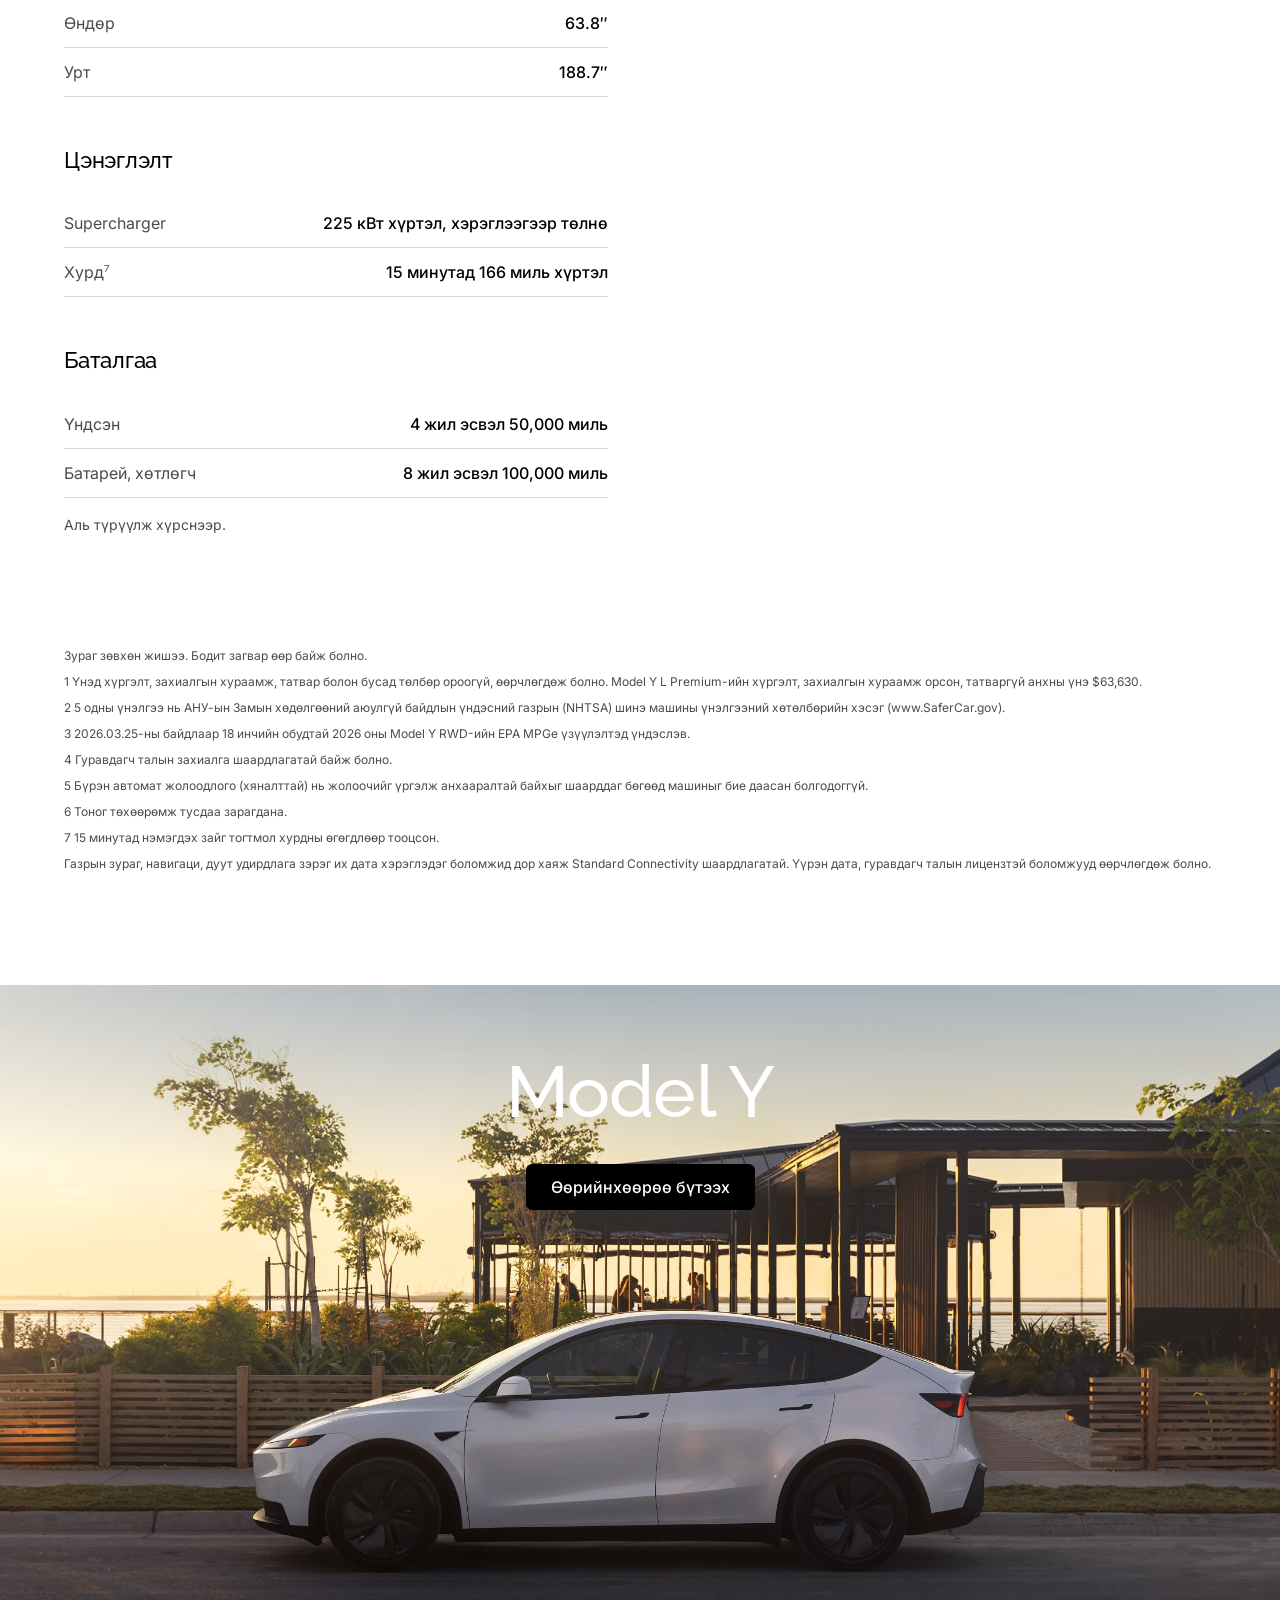
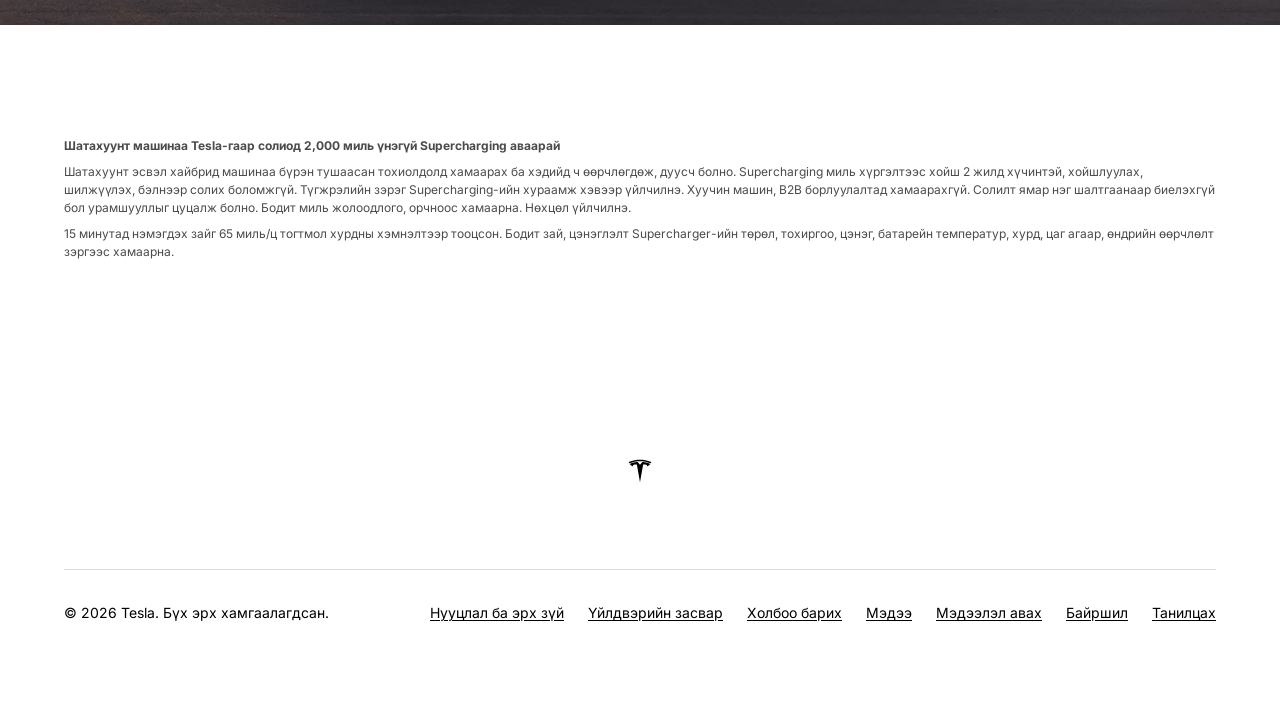
<file: model-y.html>
<!DOCTYPE html>
<html lang="mn">
<head>
  <meta charset="UTF-8" />
  <meta name="viewport" content="width=device-width, initial-scale=1.0" />
  <title>Model Y — Tesla</title>
  <meta name="description" content="Model Y — хол явдаг, аюулгүй, өргөн багтаамжтай цахилгаан дунд оврын SUV." />
  <link rel="icon" type="image/svg+xml" href="assets/icons/favicon.svg" />
  <link rel="preconnect" href="https://fonts.googleapis.com" />
  <link rel="preconnect" href="https://fonts.gstatic.com" crossorigin />
  <link
    href="https://fonts.googleapis.com/css2?family=Inter:wght@400;500;600;700&family=Raleway:wght@500&family=Roboto:wght@400;700&display=swap"
    rel="stylesheet"
  />
  <link rel="stylesheet" href="css/styles.css" />
</head>
<body>
  <!-- Navbar -->
  <header class="navbar">
    <div class="navbar__container">
      <div class="navbar__brand">
        <a href="index.html" class="logo" aria-label="Нүүр">
          <img src="assets/icons/logo-tesla-t.svg" alt="Tesla" width="36" height="36" />
        </a>
      </div>
      <nav class="navbar__links" aria-label="Үндсэн цэс">
        <a href="model-3.html">Model 3</a>
        <a href="model-y.html" aria-current="page">Model Y</a>
        <a href="#">Cybertruck</a>
        <a href="#">Roadster</a>
        <a href="#">Автомат жолоодлого</a>
        <a href="#">Бэлэн машин</a>
      </nav>
      <div class="navbar__actions">
        <a href="#" class="icon-btn icon-btn--desktop" aria-label="Тусламж" title="Тусламж">
          <img src="assets/icons/help.svg" alt="" width="24" height="24" />
        </a>
        <a href="updates.html" class="icon-btn icon-btn--desktop" aria-label="Мэдээлэл авах" title="Мэдээлэл авах">
          <img src="assets/icons/globe.svg" alt="" width="24" height="24" />
        </a>
        <a href="#" class="icon-btn icon-btn--desktop" aria-label="Бүртгэл" title="Бүртгэл">
          <img src="assets/icons/account.svg" alt="" width="24" height="24" />
        </a>
        <button class="icon-btn icon-btn--mobile" type="button" aria-label="Цэс нээх">
          <img src="assets/icons/menu.svg" alt="" width="24" height="24" />
        </button>
      </div>
    </div>
  </header>

  <main>
    <!-- ================= Hero carousel ================= -->
    <section class="hero-carousel" data-hero-carousel aria-roledescription="carousel" aria-label="Model Y хувилбарууд">
      <div class="hero hero--shade is-active" data-hero-slide>
        <img class="hero__bg" src="assets/images/model-y/hero-yl.jpg" alt="Model Y L" />
        <div class="hero__container">
          <div class="hero__column">
            <div class="hero__content">
              <h1 class="h1">Model Y L Premium</h1>
              <p class="text-medium">$61,990-аас<sup>1</sup></p>
            </div>
            <div class="actions">
              <a href="#" class="btn btn--primary">Захиалах</a>
              <a href="#explore" class="btn btn--light">Загвар харьцуулах</a>
            </div>
          </div>
        </div>
      </div>
      <div class="hero hero--shade" data-hero-slide>
        <img class="hero__bg" src="assets/images/model-y/hero-premium.jpg" alt="Model Y Premium" loading="lazy" />
        <div class="hero__container">
          <div class="hero__column">
            <div class="hero__content">
              <h2 class="h1">Model Y Premium</h2>
              <p class="text-medium">Жилийн 2.49% хүүтэй</p>
            </div>
            <div class="actions">
              <a href="#" class="btn btn--primary">Захиалах</a>
              <a href="#explore" class="btn btn--light">Загвар харьцуулах</a>
            </div>
          </div>
        </div>
      </div>
      <div class="hero hero--shade" data-hero-slide>
        <img class="hero__bg" src="assets/images/model-y/hero-performance.jpg" alt="Model Y Performance" loading="lazy" />
        <div class="hero__container">
          <div class="hero__column">
            <div class="hero__content">
              <h2 class="h1">Model Y Performance</h2>
              <p class="text-medium">Жилийн 3.99% хүүтэй</p>
            </div>
            <div class="actions">
              <a href="#" class="btn btn--primary">Захиалах</a>
              <a href="#explore" class="btn btn--light">Загвар харьцуулах</a>
            </div>
          </div>
        </div>
      </div>
      <div class="hero hero--shade" data-hero-slide>
        <img class="hero__bg" src="assets/images/model-y/hero-standard.jpg" alt="Model Y" loading="lazy" />
        <div class="hero__container">
          <div class="hero__column">
            <div class="hero__content">
              <h2 class="h1">Model Y</h2>
              <p class="text-medium">Жилийн 2.49% хүүтэй</p>
            </div>
            <div class="actions">
              <a href="#" class="btn btn--primary">Захиалах</a>
              <a href="#explore" class="btn btn--light">Загвар харьцуулах</a>
            </div>
          </div>
        </div>
      </div>

      <button class="hero-carousel__arrow hero-carousel__arrow--prev" type="button" aria-label="Өмнөх" data-hero-prev>
        <img src="assets/icons/arrow-back.svg" alt="" width="24" height="24" />
      </button>
      <button class="hero-carousel__arrow hero-carousel__arrow--next" type="button" aria-label="Дараах" data-hero-next>
        <img src="assets/icons/arrow-forward.svg" alt="" width="24" height="24" />
      </button>
      <div class="hero-carousel__dots">
        <button class="hero-carousel__dot" type="button" aria-label="1-р слайд" data-hero-dot></button>
        <button class="hero-carousel__dot" type="button" aria-label="2-р слайд" data-hero-dot></button>
        <button class="hero-carousel__dot" type="button" aria-label="3-р слайд" data-hero-dot></button>
        <button class="hero-carousel__dot" type="button" aria-label="4-р слайд" data-hero-dot></button>
      </div>
    </section>

    <!-- ================= Meet Model Y ================= -->
    <section class="section">
      <div class="container stack-80">
        <div class="section-heading">
          <p class="tagline">Цахилгаан дунд оврын SUV</p>
          <h2 class="h2">Model Y-тай танилц</h2>
          <p class="text-medium">Бүх Model Y-д байдаг боломжуудтай танилц.</p>
        </div>
        <div class="slider" data-slider>
          <div class="slider__track" data-slider-track>
            <article class="meet-card">
              <div class="media"><img src="assets/images/model-y/meet-safety.jpg" alt="" loading="lazy" /></div>
              <p class="meet-card__label">Аюулгүй байдал</p>
            </article>
            <article class="meet-card">
              <div class="media"><img src="assets/images/model-y/meet-convenience.png" alt="" loading="lazy" /></div>
              <p class="meet-card__label">Тав тух</p>
            </article>
            <article class="meet-card">
              <div class="media"><img src="assets/images/model-y/meet-fsd.jpg" alt="" loading="lazy" /></div>
              <p class="meet-card__label">Бүрэн автомат жолоодлого (хяналттай)</p>
            </article>
            <article class="meet-card">
              <div class="media"><img src="assets/images/model-y/meet-warranty.jpg" alt="" loading="lazy" /></div>
              <p class="meet-card__label">Баталгаа</p>
            </article>
            <article class="meet-card">
              <div class="media"><img src="assets/images/model-y/meet-utility.jpg" alt="" loading="lazy" /></div>
              <p class="meet-card__label">Хэрэглээ</p>
            </article>
            <article class="meet-card">
              <div class="media"><img src="assets/images/model-y/meet-entertainment.png" alt="" loading="lazy" /></div>
              <p class="meet-card__label">Зугаа цэнгэл</p>
            </article>
          </div>
          <div class="slider__controls">
            <span></span>
            <div class="slider__buttons">
              <button class="slider__arrow" type="button" aria-label="Өмнөх" data-slider-prev>
                <img src="assets/icons/arrow-back.svg" alt="" width="24" height="24" />
              </button>
              <button class="slider__arrow" type="button" aria-label="Дараах" data-slider-next>
                <img src="assets/icons/arrow-forward.svg" alt="" width="24" height="24" />
              </button>
            </div>
          </div>
        </div>
      </div>
    </section>

    <!-- ================= Explore (variant toggle) ================= -->
    <section class="section" id="explore">
      <div class="container explore">
        <h2 class="h2 explore__title">Model Y-г судлах</h2>
        <div class="seg" role="tablist" aria-label="Хувилбар сонгох">
          <button class="seg__btn" type="button" role="tab" aria-selected="true" data-tab="variant:standard">Model Y</button>
          <button class="seg__btn" type="button" role="tab" aria-selected="false" data-tab="variant:premium">Model Y<small>Premium</small></button>
          <button class="seg__btn" type="button" role="tab" aria-selected="false" data-tab="variant:yl">Model Y L<small>Premium · Урт тэнхлэг</small></button>
          <button class="seg__btn" type="button" role="tab" aria-selected="false" data-tab="variant:performance">Model Y<small>Performance</small></button>
        </div>

        <div class="explore" data-tab-panel="variant:standard">
          <div class="explore__media"><img src="assets/images/model-y/toggle-standard.jpg" alt="Model Y" loading="lazy" /></div>
          <h3 class="h6">Model Y</h3>
          <div class="explore__stats">
            <div><p class="explore__value">348<small> миль</small></p><p class="explore__label">Зай (EPA)</p></div>
            <div><p class="explore__value">5<small> од</small></p><p class="explore__label">Аюулгүй байдлын үнэлгээ<sup>2</sup></p></div>
            <div><p class="explore__value">74<small> фут³</small></p><p class="explore__label">Ачааны багтаамж</p></div>
          </div>
        </div>
        <div class="explore" data-tab-panel="variant:premium" hidden>
          <div class="explore__media"><img src="assets/images/model-y/toggle-premium.jpg" alt="Model Y Premium" loading="lazy" /></div>
          <h3 class="h6">Model Y Premium</h3>
          <div class="explore__stats">
            <div><p class="explore__value">327<small> миль</small></p><p class="explore__label">Зай (EPA)</p></div>
            <div><p class="explore__value">4.3<small> с</small></p><p class="explore__label">0–60 миль/ц</p></div>
            <div><p class="explore__value">169<small> миль</small></p><p class="explore__label">15 минутад цэнэглэнэ<sup>2</sup></p></div>
          </div>
        </div>
        <div class="explore" data-tab-panel="variant:yl" hidden>
          <div class="explore__media"><img src="assets/images/model-y/toggle-yl.jpg" alt="Model Y L" loading="lazy" /></div>
          <h3 class="h6">Model Y L Premium · Урт тэнхлэг</h3>
          <div class="explore__stats">
            <div><p class="explore__value">332<small> миль</small></p><p class="explore__label">Зай (EPA)</p></div>
            <div><p class="explore__value">6</p><p class="explore__label">Суудал</p></div>
            <div><p class="explore__value">172<small> миль</small></p><p class="explore__label">15 минутад цэнэглэнэ<sup>2</sup></p></div>
          </div>
        </div>
        <div class="explore" data-tab-panel="variant:performance" hidden>
          <div class="explore__media"><img src="assets/images/model-y/toggle-performance.jpg" alt="Улаан Model Y Performance" loading="lazy" /></div>
          <h3 class="h6">Model Y Performance</h3>
          <div class="explore__stats">
            <div><p class="explore__value">306<small> миль</small></p><p class="explore__label">Зай (EPA)</p></div>
            <div><p class="explore__value">3.3<small> с</small></p><p class="explore__label">0–60 миль/ц<sup>2</sup></p></div>
            <div><p class="explore__value">155<small> миль/ц</small></p><p class="explore__label">Дээд хурд</p></div>
          </div>
        </div>
      </div>
    </section>

    <!-- =====================================================================
         MODEL Y (Standard)
         ===================================================================== -->
    <div data-tab-panel="variant:standard">
      <section class="section">
        <div class="container stack-80">
          <div class="media media--wide">
            <video muted loop playsinline preload="none" poster="assets/images/model-y/std-everything-poster.jpg" data-autoplay>
              <source src="https://digitalassets.tesla.com/tesla-contents/video/upload/f_auto,q_auto/Model-Y-Standard-Everything-Desktop-NA.mp4" />
            </video>
          </div>
          <div class="section-heading">
            <h2 class="h2">Хүссэн бүхэн</h2>
            <p class="text-medium">Хэн ч, ямар ч аялалд. Хурц шугам, налуу дээвэр, аэродинамик шинэ хайлшин обуд нь гайхалтай хэмнэлт өгнө. Бага эрчим хүчээр илүү хол, хурдан хүрнэ.</p>
          </div>
          <div class="feature-grid feature-grid--3">
            <div class="feature"><h3 class="h6">5 суудал</h3><p>Гэр бүл, найз нөхдөө 5 хүртэл хүнээр аваад яв.</p></div>
            <div class="feature"><h3 class="h6">Ачаагаа ач</h3><p>74 фут³ ачааны зайд бүх ачаа багтана. Хоёр дахь эгнээг эвхэж дугуй, аяллын хэрэгслээ тээ.</p></div>
            <div class="feature"><h3 class="h6">Тухлан суу</h3><p>Өргөн салон, халаалттай урд суудал, зөөлөн даавуугаар тухтай аял.</p></div>
          </div>
        </div>
      </section>

      <section class="section">
        <div class="container">
          <div class="split">
            <div class="split__column">
              <div class="stack-24">
                <h2 class="h2">Давтагдашгүй хэмнэлт</h2>
                <p class="text-medium">Model Y бол АНУ-ын хамгийн хэмнэлттэй цахилгаан SUV.<sup>3</sup> Хэмнэлт өндөр байх тусам цэнэглэх зардал цаг хугацааны явцад багасна.</p>
              </div>
            </div>
            <div class="split__media">
              <img src="assets/images/model-y/std-efficiency.jpg" alt="Намрын замаар явж буй цагаан Model Y" loading="lazy" />
            </div>
          </div>
        </div>
      </section>

      <section class="section">
        <div class="container stack-80">
          <div class="media media--wide">
            <video muted loop playsinline preload="none" poster="assets/images/model-y/std-more-poster.jpg" data-autoplay>
              <source src="https://digitalassets.tesla.com/tesla-contents/video/upload/f_auto,q_auto/Model-Y-Standard-More-Desktop-NA.mp4" />
            </video>
          </div>
          <div class="section-heading">
            <h2 class="h2">Машинаас илүү</h2>
            <p class="text-medium">Model Y-д зугаа цэнгэл бүгд бий. Дуртай газраа зогсоод 16 инчийн төв дэлгэцээр хөгжим, кино, тоглоом тогло.<sup>4</sup> Кемпийн горимоор салоноо тухтай байлгаж, амарч, хоноглоорой.</p>
          </div>
        </div>
      </section>

      <section class="section">
        <div class="container stack-80">
          <div class="media media--wide">
            <video muted loop playsinline preload="none" poster="assets/images/model-y/std-connected-poster.jpg" data-autoplay>
              <source src="https://digitalassets.tesla.com/tesla-contents/video/upload/f_auto,q_auto/Model-Y-Standard-Connected-Desktop-NA.mp4" />
            </video>
          </div>
          <div class="section-heading">
            <h2 class="h2">Үргэлж холбоотой</h2>
            <p class="text-medium">Tesla аппаар машинаа хаанаас ч хянаж, удирд.</p>
          </div>
          <div class="feature-grid">
            <div class="feature"><h3 class="h6">Алсаас агаар тохируулах</h3><p>Явахаасаа өмнө салоны температурыг тохируулж, тухтай суу.</p></div>
            <div class="feature"><h3 class="h6">Утас түлхүүр</h3><p>Түлхүүрээ мартахгүй. Ирэхэд утсаар нээгдэж, алсаас түгжинэ.</p></div>
            <div class="feature"><h3 class="h6">Тэжээвэр амьтны горим</h3><p>Таныг байхгүй үед тэжээвэр амьтныг аюулгүй, дулаан байлгана.</p></div>
            <div class="feature"><h3 class="h6">Харуулын горим</h3><p>Машиныг орхисон үед орчныг нь хянана.</p></div>
          </div>
        </div>
      </section>

      <section class="section">
        <div class="container stack-80">
          <div class="media media--wide">
            <video muted loop playsinline preload="none" poster="assets/images/model-y/std-fsd-poster.jpg" data-autoplay>
              <source src="https://digitalassets.tesla.com/tesla-contents/video/upload/f_auto,q_auto/Model-Y-Standard-FSD-Desktop-NA.mp4" />
            </video>
          </div>
          <div class="section-heading">
            <h2 class="h2">Ирээдүйн аялал — автомат</h2>
            <p class="text-medium">Саад ойртоход автомат яаралтай тоормос, эгнээгээ хадгалах систем стандартаар. Илүү боломжийн тулд Бүрэн автомат жолоодлого (хяналттай)-д шилж.</p>
            <div class="actions"><a href="#" class="btn btn--secondary">Дэлгэрэнгүй</a></div>
          </div>
          <div class="feature-grid feature-grid--3">
            <div class="feature"><h3 class="h6">Автомат жолоодлого (хяналттай)</h3><p>Таны хяналт дор жолоодлогод идэвхтэй тусалдаг дэвшилтэт боломжууд.<sup>5</sup></p></div>
            <div class="feature"><h3 class="h6">Урд камер</h3><p>Илүү сайн харагдац: аюулгүй, хялбар зогсоол, Actually Smart Summon зэрэг туслах боломж.</p></div>
            <div class="feature"><h3 class="h6">Сохор бүсийн хяналт</h3><p>Гэрэлт дохио, дэлгэцийн дүрслэлээр орчноо аюулгүй шалга.</p></div>
          </div>
        </div>
      </section>

      <section class="section">
        <div class="container">
          <div class="slider" data-slider>
            <div class="slider__track" data-slider-track>
              <article class="slide-card">
                <div class="media">
                  <video muted loop playsinline preload="none" poster="assets/images/model-y/v2l-poster.jpg" data-autoplay>
                    <source src="https://digitalassets.tesla.com/tesla-contents/video/upload/f_auto,q_auto/Model-Y-V2L-Desktop.mp4" />
                  </video>
                </div>
                <h3 class="h6">Хаана ч цахилгаан</h3>
                <p>Машинаа зөөврийн цахилгаан станц болго. Батарей, Tesla Outlet Adapter-аар гэрэл, зөөврийн компьютер, хөргөгч, халаагуур, цахилгаан багаж ажиллуул.</p>
              </article>
              <article class="slide-card">
                <div class="media">
                  <video muted loop playsinline preload="none" poster="assets/images/model-y/v2h-poster.jpg" data-autoplay>
                    <source src="https://digitalassets.tesla.com/tesla-contents/video/upload/f_auto,q_auto/Model-Y-V2H-Desktop.mov" />
                  </video>
                </div>
                <h3 class="h6">Хуваалцах хүч</h3>
                <p>Батарей, Tesla Outlet Adapter-аар халаагуур, цахилгаан дугуй, багаж ажиллуул.<sup>6</sup> Powerwall 3-тай бол машины батарейгаар гэрийн нөөц тэжээлийг уртасгана.</p>
              </article>
            </div>
          </div>
        </div>
      </section>

      <section class="section">
        <div class="container">
          <div class="split">
            <div class="split__column">
              <div class="stack-24">
                <h2 class="h2">Таны аюулгүй байдалд</h2>
                <p class="text-medium">Tesla-д аюулгүй байдал нэн тэргүүнд. Машин бүр цохилт шингээх бүс, хатуу салон, олон аюулгүйн дэртэй.</p>
                <p>Идэвхтэй хамгаалалт мөргөлдөөний хүчийг бууруулж, ослоос урьдчилан сэргийлнэ. Урд мөргөлдөөний сануулга, идэвхтэй яаралтай тоормос, эгнээнээс гарахаас сэргийлэх систем стандартаар.</p>
                <p>Идэвхтэй, идэвхгүй хамгаалалт нь гэмтэх магадлалыг маш бага болгож, Tesla-г дэлхийн хамгийн аюулгүй машин болгоно.</p>
              </div>
              <div class="actions"><a href="#" class="btn btn--secondary">Дэлгэрэнгүй</a></div>
            </div>
            <div class="split__media">
              <img src="assets/images/model-y/std-safety.jpg" alt="Model Y-ийн аюулгүй байдал" loading="lazy" />
            </div>
          </div>
        </div>
      </section>

      <section class="section">
        <div class="container stack-80">
          <div class="media media--wide"><img src="assets/images/model-y/std-range.jpg" alt="Зай" loading="lazy" /></div>
          <div class="section-heading">
            <h2 class="h2">Хангалттай зай</h2>
            <p class="text-medium">Нэг цэнэгээр 348 миль (EPA) хүртэл яв. Аялал төлөвлөгч урт замд Supercharger-ийн зогсоолуудыг автоматаар нэмнэ.</p>
          </div>
          <div class="big-stats">
            <div><p class="big-stats__value">15<small> мин</small></p><p>166 миль хүртэл цэнэглэнэ<sup>7</sup></p></div>
            <div><p class="big-stats__value">80,000<small>+</small></p><p>Дэлхийн Supercharger</p></div>
            <div><p class="big-stats__value">99<small>%</small></p><p>Supercharger-ийн ажиллагаа</p></div>
          </div>
        </div>
      </section>

      <section class="section">
        <div class="container stack-80">
          <div class="media media--wide"><img src="assets/images/model-y/std-affordable.jpg" alt="Хямд эзэмшил" loading="lazy" /></div>
          <div class="section-heading">
            <h2 class="h2">Шатахуунт машинаас хямд</h2>
            <p class="text-medium">Хаана ч хямд цэнэглэж, засвар үйлчилгээ бараг шаардахгүй. Model Y эзэмших нь ижил төстэй шатахуунт машинаас ихэвчлэн хямд.</p>
          </div>
          <div class="feature-grid feature-grid--3">
            <div class="feature"><h3 class="h6">Цэнэглэлт хямд</h3><p>Цахилгаан ихэвчлэн шатахуунаас хямд. Шөнө гэртээ цэнэглэвэл хямд тарифаар цэнэглэж, өглөө бүрэн цэнэгтэй гарна.</p></div>
            <div class="feature"><h3 class="h6">Засвар бараг үгүй</h3><p>Тос солих, тохируулга, утааны шалгалт хэрэггүй. Шил угаагчийн шингэн нэмж, дугуйгаа сэлгэхэд л хангалттай.</p></div>
            <div class="feature"><h3 class="h6">Солих эд анги цөөн</h3><p>Шатахуунт хөдөлгүүр 1,000 гаруй хөдөлгөөнт эд ангитай бол Tesla-гийнх 20 орчим. Засвар цөөн, найдвар өндөр.</p></div>
          </div>
        </div>
      </section>

      <section class="section">
        <div class="container stack-80">
          <h2 class="h2">Model Y — үзүүлэлт <span class="tagline">· Арын дугуй</span></h2>
          <div class="spec-layout">
            <div>
              <div class="spec-group">
                <h3 class="h6">Хөтлөгч</h3>
                <dl>
                  <div class="spec-row"><dt>Зай (EPA)</dt><dd>348 миль</dd></div>
                  <div class="spec-row"><dt>Хурдатгал</dt><dd>0–60 миль/ц 6.8 с</dd></div>
                  <div class="spec-row"><dt>Хөтлөгч</dt><dd>Арын дугуй</dd></div>
                </dl>
              </div>
              <div class="spec-group">
                <h3 class="h6">Хэмжээ</h3>
                <dl>
                  <div class="spec-row"><dt>Жин</dt><dd>4,061 фунт</dd></div>
                  <div class="spec-row"><dt>Ачаа</dt><dd>74 фут³</dd></div>
                  <div class="spec-row"><dt>Дугуй</dt><dd>18″ эсвэл 19″</dd></div>
                  <div class="spec-row"><dt>Суудал</dt><dd>5</dd></div>
                  <div class="spec-row"><dt>Дэлгэц</dt><dd>16″ төв</dd></div>
                  <div class="spec-row"><dt>Газраас өндөр</dt><dd>6.4″</dd></div>
                  <div class="spec-row"><dt>Өргөн</dt><dd>78″ (толь дэлгэвэл 83.8″)</dd></div>
                  <div class="spec-row"><dt>Өндөр</dt><dd>63.8″</dd></div>
                  <div class="spec-row"><dt>Урт</dt><dd>188.7″</dd></div>
                </dl>
              </div>
              <div class="spec-group">
                <h3 class="h6">Цэнэглэлт</h3>
                <dl>
                  <div class="spec-row"><dt>Supercharger</dt><dd>225 кВт хүртэл, хэрэглээгээр төлнө</dd></div>
                  <div class="spec-row"><dt>Хурд<sup>7</sup></dt><dd>15 минутад 166 миль хүртэл</dd></div>
                </dl>
              </div>
              <div class="spec-group">
                <h3 class="h6">Баталгаа</h3>
                <dl>
                  <div class="spec-row"><dt>Үндсэн</dt><dd>4 жил эсвэл 50,000 миль</dd></div>
                  <div class="spec-row"><dt>Батарей, хөтлөгч</dt><dd>8 жил эсвэл 100,000 миль</dd></div>
                </dl>
                <p class="spec-note">Аль түрүүлж хүрснээр.</p>
              </div>
            </div>
            <div class="spec-layout__media specs-media">
              <img src="assets/images/model-y/specs-standard.png" alt="Model Y-ийн хэмжээсийн зураг" loading="lazy" />
            </div>
          </div>
          <div class="footnotes">
            <p>Зураг зөвхөн жишээ. Бодит загвар өөр байж болно.</p>
            <p>1 Үнэд хүргэлт, захиалгын хураамж, татвар болон бусад төлбөр ороогүй, өөрчлөгдөж болно. Model Y L Premium-ийн хүргэлт, захиалгын хураамж орсон, татваргүй анхны үнэ $63,630.</p>
            <p>2 5 одны үнэлгээ нь АНУ-ын Замын хөдөлгөөний аюулгүй байдлын үндэсний газрын (NHTSA) шинэ машины үнэлгээний хөтөлбөрийн хэсэг (<a href="https://www.safercar.gov/" target="_blank" rel="noopener">www.SaferCar.gov</a>).</p>
            <p>3 2026.03.25-ны байдлаар 18 инчийн обудтай 2026 оны Model Y RWD-ийн EPA MPGe үзүүлэлтэд үндэслэв.</p>
            <p>4 Гуравдагч талын захиалга шаардлагатай байж болно.</p>
            <p>5 Бүрэн автомат жолоодлого (хяналттай) нь жолоочийг үргэлж анхааралтай байхыг шаарддаг бөгөөд машиныг бие даасан болгодоггүй.</p>
            <p>6 Тоног төхөөрөмж тусдаа зарагдана.</p>
            <p>7 15 минутад нэмэгдэх зайг тогтмол хурдны өгөгдлөөр тооцсон.</p>
            <p>Газрын зураг, навигаци, дуут удирдлага зэрэг их дата хэрэглэдэг боломжид дор хаяж Standard Connectivity шаардлагатай. Үүрэн дата, гуравдагч талын лицензтэй боломжууд өөрчлөгдөж болно.</p>
          </div>
        </div>
      </section>

      <section class="hero hero--shade hero--short">
        <img class="hero__bg" src="assets/images/model-y/end-standard.jpg" alt="" loading="lazy" />
        <div class="hero__container">
          <div class="hero__column">
            <div class="hero__content"><h2 class="h1">Model Y</h2></div>
            <div class="actions"><a href="#" class="btn btn--primary">Өөрийнхөөрөө бүтээх</a></div>
          </div>
        </div>
      </section>
    </div>

    <!-- =====================================================================
         MODEL Y PREMIUM
         ===================================================================== -->
    <div data-tab-panel="variant:premium" hidden>
      <section class="section">
        <div class="container stack-80">
          <div class="media media--wide"><img src="assets/images/model-y/premium-exterior.jpg" alt="Model Y Premium-ийн гадна төрх" loading="lazy" /></div>
          <div class="section-heading">
            <h2 class="h2">Уран хийцтэй гадна төрх</h2>
            <p class="text-medium">Гадна талын өнцөг бүрийг гоо зүй, аэродинамикт зориулан нарийн зохиосон.</p>
          </div>
          <div class="slider" data-slider>
            <div class="slider__track" data-slider-track>
              <article class="slide-card">
                <div class="media"><img src="assets/images/model-y/premium-ext-1.png" alt="" loading="lazy" /></div>
                <h3 class="h6">Цэвэр шугам</h3>
                <p>Урд хэсгийн гөлгөр, цэвэр шугам хүчирхэг төрх өгнө.</p>
              </article>
              <article class="slide-card">
                <div class="media"><img src="assets/images/model-y/premium-ext-2.jpg" alt="" loading="lazy" /></div>
                <h3 class="h6">Зөөлөн явалт</h3>
                <p>Түдгэлзүүр, обуд, дугуй хамтран зөөлөн явалт бүтээнэ. Идэвхтэй, идэвхгүй дуу шингээлт салоныг нам гүм байлгана.</p>
              </article>
              <article class="slide-card">
                <div class="media"><img src="assets/images/model-y/premium-ext-3.png" alt="" loading="lazy" /></div>
                <h3 class="h6">Өвөрмөц гэрэл</h3>
                <p>Машины өргөнөөр сунасан ганц арын гэрэл нь их биеийн хавтангаас шууд бусаар ойдог анхны загвар.</p>
              </article>
            </div>
            <div class="slider__controls">
              <span></span>
              <div class="slider__buttons">
                <button class="slider__arrow" type="button" aria-label="Өмнөх" data-slider-prev><img src="assets/icons/arrow-back.svg" alt="" width="24" height="24" /></button>
                <button class="slider__arrow" type="button" aria-label="Дараах" data-slider-next><img src="assets/icons/arrow-forward.svg" alt="" width="24" height="24" /></button>
              </div>
            </div>
          </div>
        </div>
      </section>

      <section class="section">
        <div class="container stack-80">
          <div class="media media--wide">
            <video muted loop playsinline preload="none" poster="assets/images/model-y/premium-comfort-poster.jpg" data-autoplay>
              <source src="https://digitalassets.tesla.com/tesla-contents/video/upload/f_auto,q_auto/Model-Y-Premium-Comfort-Desktop-NA.mp4" />
            </video>
          </div>
          <div class="section-heading">
            <h2 class="h2">Дээд зэргийн тав тух</h2>
            <p class="text-medium">Бүтэн шилэн дээвэртэй өргөн салонд 7 хүртэл хүн<sup>3</sup> тухтай сууна. Чанартай материал, дэвшилтэт боломж, тойруулсан орчны гэрэл гайхалтай орчин бүтээнэ.</p>
          </div>
          <div class="text-tabs">
            <div class="seg" role="tablist" aria-label="Тав тух">
              <button class="seg__btn" type="button" role="tab" aria-selected="true" data-tab="comfort:seat">Аль ч суудалд</button>
              <button class="seg__btn" type="button" role="tab" aria-selected="false" data-tab="comfort:sound">Дуу чимээ</button>
              <button class="seg__btn" type="button" role="tab" aria-selected="false" data-tab="comfort:connect">Холболт</button>
            </div>
            <p data-tab-panel="comfort:seat">Урд, арын мэдрэгч дэлгэцээр уур амьсгал, зугаа цэнгэлээ хялбар тохируул. HEPA шүүлтүүр агаарыг цэвэршүүлнэ. Эхний хоёр эгнээнд цахилгаан налуулга, халаалттай суудал, бүх зорчигчид зөөлөн даавуу.</p>
            <p data-tab-panel="comfort:sound" hidden>Хаалгаа хаахад тусгай акустик шил нам гүмийг бүрдүүлнэ. Дуртай дуугаа тоглуулахад салон тань хувийн дуу бичлэгийн студи болно.</p>
            <p data-tab-panel="comfort:connect" hidden>Дуудлага тод, дата хурдан. Ойртоход хаалга, тээш нээгдэнэ. Холболт таныг машинтайгаа үргэлж холбоотой байлгаж, Bluetooth зорчигчдыг зугаацуулна.</p>
          </div>
        </div>
      </section>

      <section class="section">
        <div class="container stack-80">
          <div class="media media--wide">
            <video muted loop playsinline preload="none" poster="assets/images/model-y/premium-storage-poster.jpg" data-autoplay>
              <source src="https://digitalassets.tesla.com/tesla-contents/video/upload/f_auto,q_auto/Model-Y-Premium-Storage-Desktop-NA-7-Seater.mp4" />
            </video>
          </div>
          <div class="section-heading">
            <h2 class="h2">Өргөн багтаамж</h2>
            <p class="text-medium">76 фут³ ачааны зайд 7 хүртэл хүн<sup>3</sup> болон тэдний хэрэгсэл багтана. Ойртоход гар хүрэлгүй нээгддэг тээшээр цүнх, хүнс, спортын хэрэгслээ амархан ач. Хоёр, гурав дахь эгнээг<sup>3</sup> хавтгай эвхэж нэмэлт зай гарга.</p>
          </div>
        </div>
      </section>

      <section class="section">
        <div class="container stack-80">
          <div class="media media--wide"><img src="assets/images/model-y/premium-remote.jpg" alt="Tesla апп" loading="lazy" /></div>
          <div class="section-heading">
            <h2 class="h2">Хүссэн үедээ алсаас</h2>
            <p class="text-medium">Утсаа түлхүүр болгохоос гадна Tesla аппаар машинаа урьдчилан бэлтгэж, алсаас хянаж, удирд.</p>
          </div>
          <div class="feature-grid">
            <div class="feature"><h3 class="h6">Уур амьсгал</h3><p>Суухаасаа өмнө салоноо халааж, сэрүүцүүл. Тэжээвэр амьтны горимоор амьтдаа, кемпийн горимоор салоноо тухтай байлга.</p></div>
            <div class="feature"><h3 class="h6">Нэг товшилтоор түгжих</h3><p>Таныг байхгүй үед бусдад нэвтрэх эрх өг.</p></div>
            <div class="feature"><h3 class="h6">Хяналт</h3><p>Харуулын горимоор машиныхаа орчныг хяна.</p></div>
            <div class="feature"><h3 class="h6">Цэнэглэлт хянах</h3><p>Цэнэглэх хуваарь тогтоож, эхлүүлж, зогсоож, явцыг нь хар.</p></div>
          </div>
        </div>
      </section>

      <section class="section">
        <div class="container">
          <div class="split">
            <div class="split__column">
              <div class="stack-24">
                <h2 class="h2">Таны аюулгүй байдалд</h2>
                <p class="text-medium">Tesla-д аюулгүй байдал нэн тэргүүнд. Машин бүр цохилт шингээх бүс, хатуу салон, олон аюулгүйн дэртэй.</p>
                <p>Урд мөргөлдөөний сануулга, идэвхтэй яаралтай тоормос, эгнээнээс гарахаас сэргийлэх систем стандартаар.</p>
                <p>Идэвхтэй, идэвхгүй хамгаалалт нь гэмтэх магадлалыг хамгийн бага болгож, Tesla-г дэлхийн хамгийн аюулгүй машин болгоно.</p>
              </div>
              <div class="actions"><a href="#" class="btn btn--secondary">Дэлгэрэнгүй</a></div>
            </div>
            <div class="split__media"><img src="assets/images/model-y/premium-safety.jpg" alt="Model Y Premium-ийн аюулгүй байдал" loading="lazy" /></div>
          </div>
        </div>
      </section>

      <section class="section">
        <div class="container stack-80">
          <div class="media media--wide">
            <video muted loop playsinline preload="none" poster="assets/images/model-y/premium-autonomous-poster.jpg" data-autoplay>
              <source src="https://digitalassets.tesla.com/tesla-contents/video/upload/f_auto,q_auto/Model-Y-Premium-Autonomous-Desktop-NA-V2.mp4" />
            </video>
          </div>
          <div class="section-heading">
            <h2 class="h2">Ирээдүйн аялал — автомат</h2>
            <p class="text-medium">Саад ойртоход автомат яаралтай тоормос, эгнээгээ хадгалах систем стандартаар. Илүү боломжийн тулд Бүрэн автомат жолоодлого (хяналттай)-д шилж.</p>
          </div>
          <div class="feature-grid feature-grid--3">
            <div class="feature"><h3 class="h6">Автомат жолоодлого (хяналттай)</h3><p>Таны хяналт дор жолоодлогод идэвхтэй тусалдаг дэвшилтэт боломжууд.<sup>4</sup></p></div>
            <div class="feature"><h3 class="h6">Урд камер</h3><p>Илүү сайн харагдац: аюулгүй, хялбар зогсоол, жолоодлогын туслах боломжууд.</p></div>
            <div class="feature"><h3 class="h6">Сохор бүсийн хяналт</h3><p>Гэрэлт дохио, дэлгэцийн дүрслэлээр орчноо аюулгүй шалга.</p></div>
          </div>
        </div>
      </section>

      <section class="section">
        <div class="container">
          <div class="slider" data-slider>
            <div class="slider__track" data-slider-track>
              <article class="slide-card">
                <div class="media">
                  <video muted loop playsinline preload="none" poster="assets/images/model-y/v2l-poster.jpg" data-autoplay>
                    <source src="https://digitalassets.tesla.com/tesla-contents/video/upload/f_auto,q_auto/Model-Y-V2L-Desktop.mp4" />
                  </video>
                </div>
                <h3 class="h6">Хаана ч цахилгаан</h3>
                <p>Машинаа зөөврийн цахилгаан станц болго. Батарей, Tesla Outlet Adapter-аар гэрэл, зөөврийн компьютер, хөргөгч, халаагуур, цахилгаан багаж ажиллуул.</p>
              </article>
              <article class="slide-card">
                <div class="media">
                  <video muted loop playsinline preload="none" poster="assets/images/model-y/v2h-poster.jpg" data-autoplay>
                    <source src="https://digitalassets.tesla.com/tesla-contents/video/upload/f_auto,q_auto/Model-Y-V2H-Desktop.mov" />
                  </video>
                </div>
                <h3 class="h6">Хуваалцах хүч</h3>
                <p>Батарей, Tesla Outlet Adapter-аар халаагуур, цахилгаан дугуй, багаж ажиллуул.<sup>5</sup> Powerwall 3-тай бол машины батарейгаар гэрийн нөөц тэжээлийг уртасгана.</p>
              </article>
            </div>
          </div>
        </div>
      </section>

      <section class="section">
        <div class="container stack-80">
          <h2 class="h2">Model Y Premium — үзүүлэлт</h2>
          <div class="seg" role="tablist" aria-label="Хөтлөгч сонгох">
            <button class="seg__btn" type="button" role="tab" aria-selected="true" data-tab="pdrive:awd">Бүх дугуй</button>
            <button class="seg__btn" type="button" role="tab" aria-selected="false" data-tab="pdrive:rwd">Арын дугуй</button>
          </div>
          <div class="spec-layout">
            <div>
              <div class="spec-group">
                <h3 class="h6">Хөтлөгч</h3>
                <dl data-tab-panel="pdrive:awd">
                  <div class="spec-row"><dt>Зай (EPA)</dt><dd>327 миль</dd></div>
                  <div class="spec-row"><dt>Хурдатгал</dt><dd>0–60 миль/ц 4.3 с</dd></div>
                  <div class="spec-row"><dt>Хөтлөгч</dt><dd>Хос мотор, бүх дугуй</dd></div>
                </dl>
                <dl data-tab-panel="pdrive:rwd" hidden>
                  <div class="spec-row"><dt>Зай (EPA)</dt><dd>355 миль</dd></div>
                  <div class="spec-row"><dt>Хурдатгал</dt><dd>0–60 миль/ц 5.4 с</dd></div>
                  <div class="spec-row"><dt>Хөтлөгч</dt><dd>Арын дугуй</dd></div>
                </dl>
              </div>
              <div class="spec-group">
                <h3 class="h6">Хэмжээ</h3>
                <dl>
                  <div class="spec-row"><dt>Жин</dt><dd><span data-tab-panel="pdrive:awd">4,473 фунт</span><span data-tab-panel="pdrive:rwd" hidden>4,184 фунт</span></dd></div>
                  <div class="spec-row"><dt>Ачаа</dt><dd>76 фут³</dd></div>
                  <div class="spec-row"><dt>Дугуй</dt><dd>19″ эсвэл 20″</dd></div>
                  <div class="spec-row"><dt>Суудал</dt><dd><span data-tab-panel="pdrive:awd">7 хүртэл</span><span data-tab-panel="pdrive:rwd" hidden>5</span></dd></div>
                  <div class="spec-row"><dt>Дэлгэц</dt><dd>16″ төв, 8″ арын</dd></div>
                  <div class="spec-row"><dt>Газраас өндөр</dt><dd>6.6″</dd></div>
                  <div class="spec-row"><dt>Өргөн</dt><dd>78.0″ (толь дэлгэвэл 83.8″)</dd></div>
                  <div class="spec-row"><dt>Өндөр</dt><dd>63.9″</dd></div>
                  <div class="spec-row"><dt>Урт</dt><dd>188.6″</dd></div>
                </dl>
              </div>
              <div class="spec-group">
                <h3 class="h6">Цэнэглэлт</h3>
                <dl>
                  <div class="spec-row"><dt>Supercharger</dt><dd>250 кВт хүртэл, хэрэглээгээр төлнө</dd></div>
                  <div class="spec-row"><dt>Хурд<sup>2</sup></dt><dd>15 минутад <span data-tab-panel="pdrive:awd">169</span><span data-tab-panel="pdrive:rwd" hidden>182</span> миль хүртэл</dd></div>
                </dl>
              </div>
              <div class="spec-group">
                <h3 class="h6">Баталгаа</h3>
                <dl>
                  <div class="spec-row"><dt>Үндсэн</dt><dd>4 жил эсвэл 50,000 миль</dd></div>
                  <div class="spec-row"><dt>Батарей, хөтлөгч</dt><dd>8 жил эсвэл 120,000 миль</dd></div>
                </dl>
                <p class="spec-note">Аль түрүүлж хүрснээр.</p>
              </div>
            </div>
            <div class="spec-layout__media specs-media">
              <img src="assets/images/model-y/specs-premium.png" alt="Model Y Premium-ийн хэмжээсийн зураг" loading="lazy" />
            </div>
          </div>
          <div class="footnotes">
            <p>Зураг зөвхөн жишээ. Бодит загвар өөр байж болно.</p>
            <p>1 Үнэд хүргэлт, захиалгын хураамж, татвар болон бусад төлбөр ороогүй, өөрчлөгдөж болно. Model Y L Premium-ийн хүргэлт, захиалгын хураамж орсон, татваргүй анхны үнэ $63,630.</p>
            <p>2 15 минутад нэмэгдэх зайг тогтмол хурдны өгөгдлөөр тооцсон.</p>
            <p>3 Зөвхөн 7 суудалтай Model Y Premium бүх дугуйн хөтлөгчтэд.</p>
            <p>4 Бүрэн автомат жолоодлого (хяналттай) нь жолоочийг үргэлж анхааралтай байхыг шаарддаг бөгөөд машиныг бие даасан болгодоггүй.</p>
            <p>5 Тоног төхөөрөмж тусдаа зарагдана.</p>
            <p>Газрын зураг, навигаци, дуут удирдлага зэрэг их дата хэрэглэдэг боломжид дор хаяж Standard Connectivity шаардлагатай. Үүрэн дата, гуравдагч талын лицензтэй боломжууд өөрчлөгдөж болно.</p>
          </div>
        </div>
      </section>

      <section class="hero hero--shade hero--short">
        <img class="hero__bg" src="assets/images/model-y/end-premium.jpg" alt="" loading="lazy" />
        <div class="hero__container">
          <div class="hero__column">
            <div class="hero__content"><h2 class="h1">Model Y Premium</h2></div>
            <div class="actions"><a href="#" class="btn btn--primary">Өөрийнхөөрөө бүтээх</a></div>
          </div>
        </div>
      </section>
    </div>

    <!-- =====================================================================
         MODEL Y PERFORMANCE
         ===================================================================== -->
    <div data-tab-panel="variant:performance" hidden>
      <section class="section">
        <div class="container stack-80">
          <div class="media media--wide">
            <video muted loop playsinline preload="none" poster="assets/images/model-y/perf-adrenaline-poster.jpg" data-autoplay>
              <source src="https://digitalassets.tesla.com/tesla-contents/video/upload/f_auto,q_auto/Model-Y-Performance-Adrenaline-Desktop-NA-EU-AU-NZ.mp4" />
            </video>
          </div>
          <div class="section-heading">
            <h2 class="h2">Дээд адреналин</h2>
            <p class="text-medium">Model Y Performance таны жолоодлого, хурд, замын нөхцөлд дасан зохицож, явалтыг зөөлөн, зүрхний цохилтыг тань өндөр байлгана.</p>
          </div>
        </div>
      </section>

      <section class="section">
        <div class="container">
          <div class="split">
            <div class="split__column">
              <div class="stack-24">
                <h2 class="h2">Илүү гүйцэтгэл</h2>
                <p class="text-medium">Хурдан явахдаа ч хяналтаа алдахгүй. Их бие, дугуйн байрлал нь огцом эргэлт, урт тойрогт Model Y Performance-ийг мэдрэмтгий байлгана.</p>
              </div>
            </div>
            <div class="split__media"><img src="assets/images/model-y/perf-performance.jpg" alt="Model Y Performance" loading="lazy" /></div>
          </div>
        </div>
      </section>

      <section class="section">
        <div class="container">
          <div class="split split--reverse">
            <div class="split__column">
              <div class="stack-24">
                <h2 class="h2">Илүү эрчим хүч</h2>
                <p class="text-medium">Шинэчилсэн батарейн эс илүү их энерги хуримтлуулж, нэг цэнэгээр 306 миль (EPA) хүртэл явуулна.</p>
              </div>
            </div>
            <div class="split__media"><img src="assets/images/model-y/perf-energy.png" alt="Батарейн эс" loading="lazy" /></div>
          </div>
        </div>
      </section>

      <section class="section">
        <div class="container">
          <div class="split">
            <div class="split__column">
              <div class="stack-24">
                <h2 class="h2">Дасан зохицох түдгэлзүүр</h2>
                <p class="text-medium">Зам болон таны жолоодлогоос хамаарч өөрчлөгддөг түдгэлзүүр өндөр хурд, тэгш бус замд машиныг тогтвортой байлгана.</p>
              </div>
            </div>
            <div class="split__media"><img src="assets/images/model-y/perf-suspension.png" alt="Түдгэлзүүр" loading="lazy" /></div>
          </div>
        </div>
      </section>

      <section class="section">
        <div class="container stack-80">
          <div class="media media--wide">
            <video muted loop playsinline preload="none" poster="assets/images/model-y/perf-refined-poster.jpg" data-autoplay>
              <source src="https://digitalassets.tesla.com/tesla-contents/video/upload/f_auto,q_auto/Model-Y-Performance-Refined-Desktop-NA.mp4" />
            </video>
          </div>
          <div class="section-heading">
            <h2 class="h2">Төгөлдөр гүйцэтгэл</h2>
            <p class="text-medium">Өдөр тутмын замд ч, нээлттэй замд ч адилхан гүйцэтгэл.</p>
          </div>
          <div class="feature-grid feature-grid--3">
            <div class="feature"><h3 class="h6">Жинхэнэ хяналт</h3><p>Обуд, дугуй, тоормосны диаметр хамгийн мэдрэмтгий байхаар бүтээгдсэн тул бараг ямар ч нөхцөлд жолоогоо нарийн удирдана.</p></div>
            <div class="feature"><h3 class="h6">Хэт аэродинамик</h3><p>Аэродинамик урд, хойд хэсэг, шинэ карбон спойлер. Уртасгасан арын спойлер өндөр хурдад эсэргүүцлийг бууруулж, замд наалдсан мэдрэмж өгнө.</p></div>
          </div>
        </div>
      </section>

      <section class="section">
        <div class="container stack-80">
          <div class="media media--wide">
            <video muted loop playsinline preload="none" poster="assets/images/model-y/perf-interior-poster.jpg" data-autoplay>
              <source src="https://digitalassets.tesla.com/tesla-contents/video/upload/f_auto,q_auto/Model-Y-Performance-Interior-Desktop-NA.mp4" />
            </video>
          </div>
          <div class="section-heading">
            <h2 class="h2">Гар урлалын салон</h2>
            <p class="text-medium">Model Y Performance-ийн салоны материалыг гараар урлаж, гадаргуу, суудал бүрийг тухтай болгосон.</p>
          </div>
          <div class="slider" data-slider>
            <div class="slider__track" data-slider-track>
              <article class="slide-card">
                <div class="media">
                  <video muted loop playsinline preload="none" poster="assets/images/model-y/perf-int-1-poster.jpg" data-autoplay>
                    <source src="https://digitalassets.tesla.com/tesla-contents/video/upload/f_auto,q_auto/Model-Y-Performance-Interior-Carousel-Slide-1-Desktop-NA.mp4" />
                  </video>
                </div>
                <h3 class="h6">Чанартай тав тух</h3>
                <p>Дээд зэргийн материал, веган арьс, хаалга болон самбарт карбон оруулга. Дуу шингээгч материал, акустик шил замын дууг хааж, салоныг нам гүм байлгана.</p>
              </article>
              <article class="slide-card">
                <div class="media">
                  <video muted loop playsinline preload="none" poster="assets/images/model-y/perf-int-2-poster.jpg" data-autoplay>
                    <source src="https://digitalassets.tesla.com/tesla-contents/video/upload/f_auto,q_auto/Model-Y-Performance-Interior-Carousel-Slide-2-Desktop-NA-EU-AU-NZ.mp4" />
                  </video>
                </div>
                <h3 class="h6">Гүйцэтгэлд бэлэн</h3>
                <p>Эхний эгнээнд халаалт, агааржуулалттай спорт суудал, эргэлтэд биеийг барих нэмэлт түшлэг, цахилгаан гуяны дэрийн сунгалт. Хоёр дахь эгнээнд цоолтой, халаалттай, цахилгаан налуулгатай суудал.</p>
              </article>
              <article class="slide-card">
                <div class="media">
                  <video muted loop playsinline preload="none" poster="assets/images/model-y/perf-int-3-poster.jpg" data-autoplay>
                    <source src="https://digitalassets.tesla.com/tesla-contents/video/upload/f_auto,q_auto/Model-Y-Performance-Interior-Carousel-Slide-3-Desktop-NA.mp4" />
                  </video>
                </div>
                <h3 class="h6">Нэг товшилтод</h3>
                <p>Шинэчилсэн 16 инчийн төв дэлгэц: өндөр нягтрал, хурдан хариу үйлдэл, бараг хүрээгүй загвар. Хоёр дахь эгнээнд 8 инчийн дэлгэц.</p>
              </article>
            </div>
            <div class="slider__controls">
              <span></span>
              <div class="slider__buttons">
                <button class="slider__arrow" type="button" aria-label="Өмнөх" data-slider-prev><img src="assets/icons/arrow-back.svg" alt="" width="24" height="24" /></button>
                <button class="slider__arrow" type="button" aria-label="Дараах" data-slider-next><img src="assets/icons/arrow-forward.svg" alt="" width="24" height="24" /></button>
              </div>
            </div>
          </div>
        </div>
      </section>

      <section class="section">
        <div class="container stack-80">
          <div class="media media--wide">
            <video muted loop playsinline preload="none" poster="assets/images/model-y/perf-autonomous-poster.jpg" data-autoplay>
              <source src="https://digitalassets.tesla.com/tesla-contents/video/upload/f_auto,q_auto/Model-Y-Performance-Autonomous-Desktop-NA.mp4" />
            </video>
          </div>
          <div class="section-heading">
            <h2 class="h2">Автомат жолоодлого таныг гэрт тань хүргэнэ</h2>
            <p class="text-medium">Өдрийн төгсгөлд Бүрэн автомат жолоодлого (хяналттай)-ыг асаахад Model Y таныг гэрт тань хүргэнэ. Бүх Tesla автомат яаралтай тоормос, эгнээ хадгалах систем стандартаар. Боломжууд орон нутгийн зөвшөөрлөөс хамаарна.</p>
          </div>
          <div class="feature-grid feature-grid--3">
            <div class="feature"><h3 class="h6">Автомат жолоодлого (хяналттай)</h3><p>Таны хяналт дор жолоодлогод идэвхтэй тусалдаг дэвшилтэт боломжууд.<sup>3</sup></p></div>
            <div class="feature"><h3 class="h6">Урд камер</h3><p>Илүү сайн харагдац: аюулгүй, хялбар зогсоол, жолоодлогын туслах боломжууд.</p></div>
            <div class="feature"><h3 class="h6">Сохор бүсийн хяналт</h3><p>Гэрэлт дохио, дэлгэцийн дүрслэлээр орчноо аюулгүй шалга.</p></div>
          </div>
        </div>
      </section>

      <section class="section">
        <div class="container">
          <div class="slider" data-slider>
            <div class="slider__track" data-slider-track>
              <article class="slide-card">
                <div class="media">
                  <video muted loop playsinline preload="none" poster="assets/images/model-y/v2l-poster.jpg" data-autoplay>
                    <source src="https://digitalassets.tesla.com/tesla-contents/video/upload/f_auto,q_auto/Model-Y-V2L-Desktop.mp4" />
                  </video>
                </div>
                <h3 class="h6">Хаана ч цахилгаан</h3>
                <p>Машинаа зөөврийн цахилгаан станц болго. Батарей, Tesla Outlet Adapter-аар гэрэл, зөөврийн компьютер, хөргөгч, халаагуур, цахилгаан багаж ажиллуул.</p>
              </article>
              <article class="slide-card">
                <div class="media">
                  <video muted loop playsinline preload="none" poster="assets/images/model-y/v2h-poster.jpg" data-autoplay>
                    <source src="https://digitalassets.tesla.com/tesla-contents/video/upload/f_auto,q_auto/Model-Y-V2H-Desktop.mov" />
                  </video>
                </div>
                <h3 class="h6">Хуваалцах хүч</h3>
                <p>Батарей, Tesla Outlet Adapter-аар халаагуур, цахилгаан дугуй, багаж ажиллуул.<sup>4</sup> Powerwall 3-тай бол машины батарейгаар гэрийн нөөц тэжээлийг уртасгана.</p>
              </article>
            </div>
          </div>
        </div>
      </section>

      <section class="section">
        <div class="container stack-80">
          <h2 class="h2">Model Y Performance — үзүүлэлт <span class="tagline">· Бүх дугуй</span></h2>
          <div class="spec-layout">
            <div>
              <div class="spec-group">
                <h3 class="h6">Хөтлөгч</h3>
                <dl>
                  <div class="spec-row"><dt>Зай (EPA)</dt><dd>306 миль</dd></div>
                  <div class="spec-row"><dt>Хурдатгал<sup>2</sup></dt><dd>0–60 миль/ц 3.3 с</dd></div>
                  <div class="spec-row"><dt>Хөтлөгч</dt><dd>Хос мотор, бүх дугуй</dd></div>
                </dl>
              </div>
              <div class="spec-group">
                <h3 class="h6">Хэмжээ</h3>
                <dl>
                  <div class="spec-row"><dt>Жин</dt><dd>4,466 фунт</dd></div>
                  <div class="spec-row"><dt>Ачаа</dt><dd>76 фут³</dd></div>
                  <div class="spec-row"><dt>Дугуй</dt><dd>21″</dd></div>
                  <div class="spec-row"><dt>Суудал</dt><dd>5</dd></div>
                  <div class="spec-row"><dt>Дэлгэц</dt><dd>16″ төв, 8″ арын</dd></div>
                  <div class="spec-row"><dt>Газраас өндөр</dt><dd>6″</dd></div>
                  <div class="spec-row"><dt>Өргөн</dt><dd>78.0″ (толь дэлгэвэл 83.8″)</dd></div>
                  <div class="spec-row"><dt>Өндөр</dt><dd>63.4″</dd></div>
                  <div class="spec-row"><dt>Урт</dt><dd>188.8″</dd></div>
                </dl>
              </div>
              <div class="spec-group">
                <h3 class="h6">Цэнэглэлт</h3>
                <dl>
                  <div class="spec-row"><dt>Supercharger</dt><dd>250 кВт хүртэл, хэрэглээгээр төлнө</dd></div>
                  <div class="spec-row"><dt>Хурд<sup>5</sup></dt><dd>15 минутад 144 миль хүртэл</dd></div>
                </dl>
              </div>
              <div class="spec-group">
                <h3 class="h6">Баталгаа</h3>
                <dl>
                  <div class="spec-row"><dt>Үндсэн</dt><dd>4 жил эсвэл 50,000 миль</dd></div>
                  <div class="spec-row"><dt>Батарей, хөтлөгч</dt><dd>8 жил эсвэл 120,000 миль</dd></div>
                </dl>
                <p class="spec-note">Аль түрүүлж хүрснээр.</p>
              </div>
            </div>
            <div class="spec-layout__media specs-media">
              <img src="assets/images/model-y/specs-performance.png" alt="Model Y Performance-ийн хэмжээсийн зураг" loading="lazy" />
            </div>
          </div>
          <div class="footnotes">
            <p>Зураг зөвхөн жишээ. Бодит загвар өөр байж болно.</p>
            <p>1 Үнэд хүргэлт, захиалгын хураамж, татвар болон бусад төлбөр ороогүй, өөрчлөгдөж болно. Model Y L Premium-ийн хүргэлт, захиалгын хураамж орсон, татваргүй анхны үнэ $63,630.</p>
            <p>2 Хөдлөх эхний зайг (rollout) хассан.</p>
            <p>3 Бүрэн автомат жолоодлого (хяналттай) нь жолоочийг үргэлж анхааралтай байхыг шаарддаг бөгөөд машиныг бие даасан болгодоггүй.</p>
            <p>4 Тоног төхөөрөмж тусдаа зарагдана.</p>
            <p>5 15 минутад нэмэгдэх зайг тогтмол хурдны өгөгдлөөр тооцсон.</p>
            <p>Газрын зураг, навигаци, дуут удирдлага зэрэг их дата хэрэглэдэг боломжид дор хаяж Standard Connectivity шаардлагатай. Үүрэн дата, гуравдагч талын лицензтэй боломжууд өөрчлөгдөж болно.</p>
          </div>
        </div>
      </section>

      <section class="hero hero--shade hero--short">
        <img class="hero__bg" src="assets/images/model-y/end-performance.png" alt="" loading="lazy" />
        <div class="hero__container">
          <div class="hero__column">
            <div class="hero__content"><h2 class="h1">Model Y Performance</h2></div>
            <div class="actions"><a href="#" class="btn btn--primary">Өөрийнхөөрөө бүтээх</a></div>
          </div>
        </div>
      </section>
    </div>

    <!-- =====================================================================
         MODEL Y L PREMIUM
         ===================================================================== -->
    <div data-tab-panel="variant:yl" hidden>
      <section class="section">
        <div class="container stack-80">
          <div class="media media--wide">
            <video muted loop playsinline preload="none" poster="assets/images/model-y/yl-hyper-poster.jpg" data-autoplay>
              <source src="https://digitalassets.tesla.com/tesla-contents/video/upload/f_auto,q_auto/Model-Y-L-Hyper-Desktop.mp4" />
            </video>
          </div>
          <div class="section-heading">
            <h2 class="h2">Нарийн сонголттой</h2>
            <p class="text-medium">Гараар урласан дээд зэргийн даавуутай гурван өргөн эгнээ, маш нам гүм, уян хатан салон. 89 фут³<sup>3</sup> ачааны зайтай тул тав тух, багтаамж хоёулаа дээд зэрэгт.</p>
          </div>
          <div class="slider" data-slider>
            <div class="slider__track" data-slider-track>
              <article class="slide-card">
                <div class="media"><img src="assets/images/model-y/yl-hyper-1.jpg" alt="" loading="lazy" /></div>
                <h3 class="h6">Дээд зэргийн тав тух</h3>
                <p>Толгой, хөлийн зай, тав тухыг дээд зэргээр хангана. Хоёр дахь эгнээний ахмадын суудал цахилгаан гарын түшлэгтэй, нэг товчоор эвхэгдэж, агааржуулалт, халаалттай. Гурав дахь эгнээ цахилгаан налуулга, халаалттай, нэг товчоор эвхэгддэг суудал, агааржуулалттай.</p>
              </article>
              <article class="slide-card">
                <div class="media">
                  <video muted loop playsinline preload="none" poster="assets/images/model-y/yl-hyper-2-poster.jpg" data-autoplay>
                    <source src="https://digitalassets.tesla.com/tesla-contents/video/upload/f_auto,q_auto/Model-Y-L-Hyper-Carousel-Slide-2-Desktop.mp4" />
                  </video>
                </div>
                <h3 class="h6">Өргөн, уян хатан салон</h3>
                <p>Уртасгасан тэнхлэг хоорондын зайгаар хөлийн зай эсвэл багтаамжийн аль нэгийг сонго. Гар урлалын материал, эхний хоёр эгнээнд дэлгэц, хоёр болон гурав дахь эгнээнд дуут удирдлагын нэмэлт микрофон.</p>
              </article>
              <article class="slide-card">
                <div class="media"><img src="assets/images/model-y/yl-hyper-3.jpg" alt="" loading="lazy" /></div>
                <h3 class="h6">Тайван, нам гүм явалт</h3>
                <p>Акустик шил, шинэчилсэн түдгэлзүүр, дугуй замын дууг багасгана. Нам гүмийг мэдэр, эсвэл 18 чанга яригч, 1 сабвуфертэй Tesla Audio-гоор дуртай дуугаа сонс.</p>
              </article>
            </div>
            <div class="slider__controls">
              <span></span>
              <div class="slider__buttons">
                <button class="slider__arrow" type="button" aria-label="Өмнөх" data-slider-prev><img src="assets/icons/arrow-back.svg" alt="" width="24" height="24" /></button>
                <button class="slider__arrow" type="button" aria-label="Дараах" data-slider-next><img src="assets/icons/arrow-forward.svg" alt="" width="24" height="24" /></button>
              </div>
            </div>
          </div>
        </div>
      </section>

      <section class="section">
        <div class="container stack-80">
          <div class="media media--wide">
            <video muted loop playsinline preload="none" poster="assets/images/model-y/yl-sleek-poster.jpg" data-autoplay>
              <source src="https://digitalassets.tesla.com/tesla-contents/video/upload/f_auto,q_auto/Model-Y-L-Sleek-Desktop.mp4" />
            </video>
          </div>
          <div class="section-heading">
            <h2 class="h2">Гоолиг, төгөлдөр</h2>
            <p class="text-medium">Урт тэнхлэг хоорондын зай, сайжруулсан их бие нь хоёр, гурав дахь эгнээний зорчигчдод суух, буухад хялбар. Электрон амортизатор замын нөхцөлд тохируулж, түдгэлзүүр хойд эгнээнд нэмэлт тав тух өгнө.</p>
          </div>
          <div class="slider" data-slider>
            <div class="slider__track" data-slider-track>
              <article class="slide-card">
                <div class="media"><img src="assets/images/model-y/yl-sleek-1.jpg" alt="Model Y L-ийн хажуугийн төрх" loading="lazy" /></div>
                <h3 class="h6">Нэгдмэл хэмнэлт</h3>
                <p>Сунгасан дээвэр, сайжруулсан их бие агаарын урсгалыг сайжруулж, хэмнэлт, зайг нэмнэ. Арын спойлер өндөр хурдад өргөлтийг бууруулна.</p>
              </article>
              <article class="slide-card">
                <div class="media">
                  <video muted loop playsinline preload="none" poster="assets/images/model-y/v2l-poster.jpg" data-autoplay>
                    <source src="https://digitalassets.tesla.com/tesla-contents/video/upload/f_auto,q_auto/Model-Y-V2L-Desktop.mp4" />
                  </video>
                </div>
                <h3 class="h6">Хаана ч цахилгаан</h3>
                <p>Машинаа зөөврийн цахилгаан станц болго. Батарей, Tesla Outlet Adapter-аар гэрэл, зөөврийн компьютер, хөргөгч, халаагуур, цахилгаан багаж ажиллуул.</p>
              </article>
              <article class="slide-card">
                <div class="media">
                  <video muted loop playsinline preload="none" poster="assets/images/model-y/v2h-poster.jpg" data-autoplay>
                    <source src="https://digitalassets.tesla.com/tesla-contents/video/upload/f_auto,q_auto/Model-Y-V2H-Desktop.mov" />
                  </video>
                </div>
                <h3 class="h6">Хуваалцах хүч</h3>
                <p>Батарей, Tesla Outlet Adapter-аар халаагуур, цахилгаан дугуй, багаж ажиллуул.<sup>4</sup> Powerwall 3-тай бол машины батарейгаар гэрийн нөөц тэжээлийг уртасгана.</p>
              </article>
            </div>
            <div class="slider__controls">
              <span></span>
              <div class="slider__buttons">
                <button class="slider__arrow" type="button" aria-label="Өмнөх" data-slider-prev><img src="assets/icons/arrow-back.svg" alt="" width="24" height="24" /></button>
                <button class="slider__arrow" type="button" aria-label="Дараах" data-slider-next><img src="assets/icons/arrow-forward.svg" alt="" width="24" height="24" /></button>
              </div>
            </div>
          </div>
        </div>
      </section>

      <section class="section">
        <div class="container">
          <div class="split">
            <div class="split__column">
              <div class="stack-24">
                <h2 class="h2">Таны аюулгүй байдалд</h2>
                <p class="text-medium">Tesla-д аюулгүй байдал нэн тэргүүнд. Машин бүр цохилт шингээх бүс, хатуу салон, олон аюулгүйн дэртэй.</p>
              </div>
              <div class="feature-grid feature-grid--auto">
                <div class="feature"><h3 class="h6">Бүтцийн хамгаалалт</h3><p>Бат бөх их бие, гурван эгнээнд аюулгүйн дэр. Хоёр дахь эгнээнд цонх, бүсний шугамын, гурав дахь эгнээнд хажуугийн нэмэлт дэр. Шалан дахь батарей хүндийн төвийг намсгаж, онхолдох эрсдэлийг бууруулна.</p></div>
                <div class="feature"><h3 class="h6">Идэвхтэй хамгаалалт</h3><p>Мөргөлдөөний хүчийг бууруулж, ослоос сэргийлнэ. Урд мөргөлдөөний сануулга, идэвхтэй яаралтай тоормос, эгнээнээс гарахаас сэргийлэх систем стандартаар.</p></div>
              </div>
            </div>
            <div class="split__media"><img src="assets/images/model-y/yl-safety.jpg" alt="Аюулгүй байдалд зориулсан" loading="lazy" /></div>
          </div>
        </div>
      </section>

      <section class="section">
        <div class="container stack-80">
          <div class="section-heading">
            <h2 class="h2">Ирээдүйн аялал — автомат</h2>
            <p class="text-medium">Саад ойртоход автомат яаралтай тоормос, эгнээгээ хадгалах систем стандартаар. Илүү боломжийн тулд Бүрэн автомат жолоодлого (хяналттай)-д шилж.</p>
          </div>
          <div class="feature-grid feature-grid--3">
            <div class="feature"><h3 class="h6">Автомат жолоодлого (хяналттай)</h3><p>Таны хяналт дор жолоодлогод идэвхтэй тусалдаг дэвшилтэт боломжууд.<sup>5</sup></p></div>
            <div class="feature"><h3 class="h6">Урд камер</h3><p>Илүү сайн харагдац: аюулгүй, хялбар зогсоол, жолоодлогын туслах боломжууд.</p></div>
            <div class="feature"><h3 class="h6">Сохор бүсийн хяналт</h3><p>Гэрэлт дохио, дэлгэцийн дүрслэлээр орчноо аюулгүй шалга.</p></div>
          </div>
        </div>
      </section>

      <section class="section">
        <div class="container stack-80">
          <h2 class="h2">Model Y L Premium — үзүүлэлт <span class="tagline">· Урт тэнхлэг</span></h2>
          <div class="spec-layout">
            <div>
              <div class="spec-group">
                <h3 class="h6">Хөтлөгч</h3>
                <dl>
                  <div class="spec-row"><dt>Зай (EPA)</dt><dd>332 миль</dd></div>
                  <div class="spec-row"><dt>Хурдатгал</dt><dd>0–60 миль/ц 4.4 с</dd></div>
                  <div class="spec-row"><dt>Хөтлөгч</dt><dd>Хос мотор, бүх дугуй</dd></div>
                </dl>
              </div>
              <div class="spec-group">
                <h3 class="h6">Хэмжээ</h3>
                <dl>
                  <div class="spec-row"><dt>Жин</dt><dd>4,612 фунт</dd></div>
                  <div class="spec-row"><dt>Ачаа<sup>3</sup></dt><dd>89 фут³</dd></div>
                  <div class="spec-row"><dt>Дугуй</dt><dd>19″ эсвэл 20″</dd></div>
                  <div class="spec-row"><dt>Суудал</dt><dd>6 хүртэл</dd></div>
                  <div class="spec-row"><dt>Дэлгэц</dt><dd>16″ төв, 8″ хоёр дахь эгнээ</dd></div>
                  <div class="spec-row"><dt>Газраас өндөр</dt><dd>6.7″</dd></div>
                  <div class="spec-row"><dt>Өргөн</dt><dd>78″ (толь дэлгэвэл 83.8″)</dd></div>
                  <div class="spec-row"><dt>Өндөр</dt><dd>65.7″</dd></div>
                  <div class="spec-row"><dt>Урт</dt><dd>195.6″</dd></div>
                </dl>
              </div>
              <div class="spec-group">
                <h3 class="h6">Цэнэглэлт</h3>
                <dl>
                  <div class="spec-row"><dt>Supercharger</dt><dd>250 кВт хүртэл, хэрэглээгээр төлнө</dd></div>
                  <div class="spec-row"><dt>Хурд<sup>2</sup></dt><dd>15 минутад 172 миль хүртэл</dd></div>
                </dl>
              </div>
              <div class="spec-group">
                <h3 class="h6">Баталгаа</h3>
                <dl>
                  <div class="spec-row"><dt>Үндсэн</dt><dd>4 жил эсвэл 50,000 миль</dd></div>
                  <div class="spec-row"><dt>Батарей, хөтлөгч</dt><dd>8 жил эсвэл 120,000 миль</dd></div>
                </dl>
                <p class="spec-note">Аль түрүүлж хүрснээр.</p>
              </div>
            </div>
            <div class="spec-layout__media specs-media">
              <img src="assets/images/model-y/specs-yl.png" alt="Model Y L-ийн хэмжээсийн зураг" loading="lazy" />
            </div>
          </div>
          <div class="footnotes">
            <p>Зураг зөвхөн жишээ. Бодит загвар өөр байж болно. Гадаад зах зээлийн загварыг харуулав.</p>
            <p>1 Үнэд хүргэлт, захиалгын хураамж, татвар болон бусад төлбөр ороогүй, өөрчлөгдөж болно. Model Y L Premium-ийн хүргэлт, захиалгын хураамж орсон, татваргүй анхны үнэ $63,630.</p>
            <p>2 15 минутад нэмэгдэх зайг тогтмол хурдны өгөгдлөөр тооцсон.</p>
            <p>3 Дунд болон арын суудлыг хавтгай эвхсэн үеийн дээд багтаамж.</p>
            <p>4 Тоног төхөөрөмж тусдаа зарагдана.</p>
            <p>5 Бүрэн автомат жолоодлогын боломж нь жолоочийг үргэлж анхааралтай байхыг шаарддаг бөгөөд машиныг бие даасан болгодоггүй.</p>
            <p>Газрын зураг, навигаци, дуут удирдлага зэрэг их дата хэрэглэдэг боломжид дор хаяж Standard Connectivity шаардлагатай. Үүрэн дата, гуравдагч талын лицензтэй боломжууд өөрчлөгдөж болно.</p>
          </div>
        </div>
      </section>

      <section class="hero hero--shade hero--short">
        <img class="hero__bg" src="assets/images/model-y/end-yl.jpg" alt="" loading="lazy" />
        <div class="hero__container">
          <div class="hero__column">
            <div class="hero__content">
              <h2 class="h1">Model Y L Premium</h2>
              <p class="text-medium">Урт тэнхлэг</p>
            </div>
            <div class="actions"><a href="#" class="btn btn--primary">Өөрийнхөөрөө бүтээх</a></div>
          </div>
        </div>
      </section>
    </div>

    <!-- Trade-in promo (shared) -->
    <section class="section">
      <div class="container">
        <div class="footnotes">
          <p><strong>Шатахуунт машинаа Tesla-гаар солиод 2,000 миль үнэгүй Supercharging аваарай</strong></p>
          <p>Шатахуунт эсвэл хайбрид машинаа бүрэн тушаасан тохиолдолд хамаарах ба хэдийд ч өөрчлөгдөж, дуусч болно. Supercharging миль хүргэлтээс хойш 2 жилд хүчинтэй, хойшлуулах, шилжүүлэх, бэлнээр солих боломжгүй. Түгжрэлийн зэрэг Supercharging-ийн хураамж хэвээр үйлчилнэ. Хуучин машин, B2B борлуулалтад хамаарахгүй. Солилт ямар нэг шалтгаанаар биелэхгүй бол урамшууллыг цуцалж болно. Бодит миль жолоодлого, орчноос хамаарна. Нөхцөл үйлчилнэ.</p>
          <p>15 минутад нэмэгдэх зайг 65 миль/ц тогтмол хурдны хэмнэлтээр тооцсон. Бодит зай, цэнэглэлт Supercharger-ийн төрөл, тохиргоо, цэнэг, батарейн температур, хурд, цаг агаар, өндрийн өөрчлөлт зэргээс хамаарна.</p>
        </div>
      </div>
    </section>
  </main>

  <!-- Footer -->
  <footer class="footer">
    <div class="footer__container">
      <div class="footer__content">
        <a href="index.html" class="logo" aria-label="Нүүр">
          <img src="assets/icons/logo-tesla-t.svg" alt="Tesla" width="36" height="36" />
        </a>
      </div>
      <div class="footer__credits">
        <img class="footer__divider" src="assets/icons/divider.svg" alt="" width="1280" height="1" />
        <div class="footer__row">
          <p>© 2026 Tesla. Бүх эрх хамгаалагдсан.</p>
          <nav class="footer__links" aria-label="Доод цэс">
            <a href="legal.html">Нууцлал ба эрх зүй</a>
            <span class="footer__link--disabled">Үйлдвэрийн засвар</span>
            <span class="footer__link--disabled">Холбоо барих</span>
            <a href="news.html">Мэдээ</a>
            <a href="updates.html">Мэдээлэл авах</a>
            <a href="index.html#locations">Байршил</a>
            <a href="index.html#top">Танилцах</a>
          </nav>
        </div>
      </div>
    </div>
  </footer>

  <script src="js/main.js"></script>
</body>
</html>
</file>
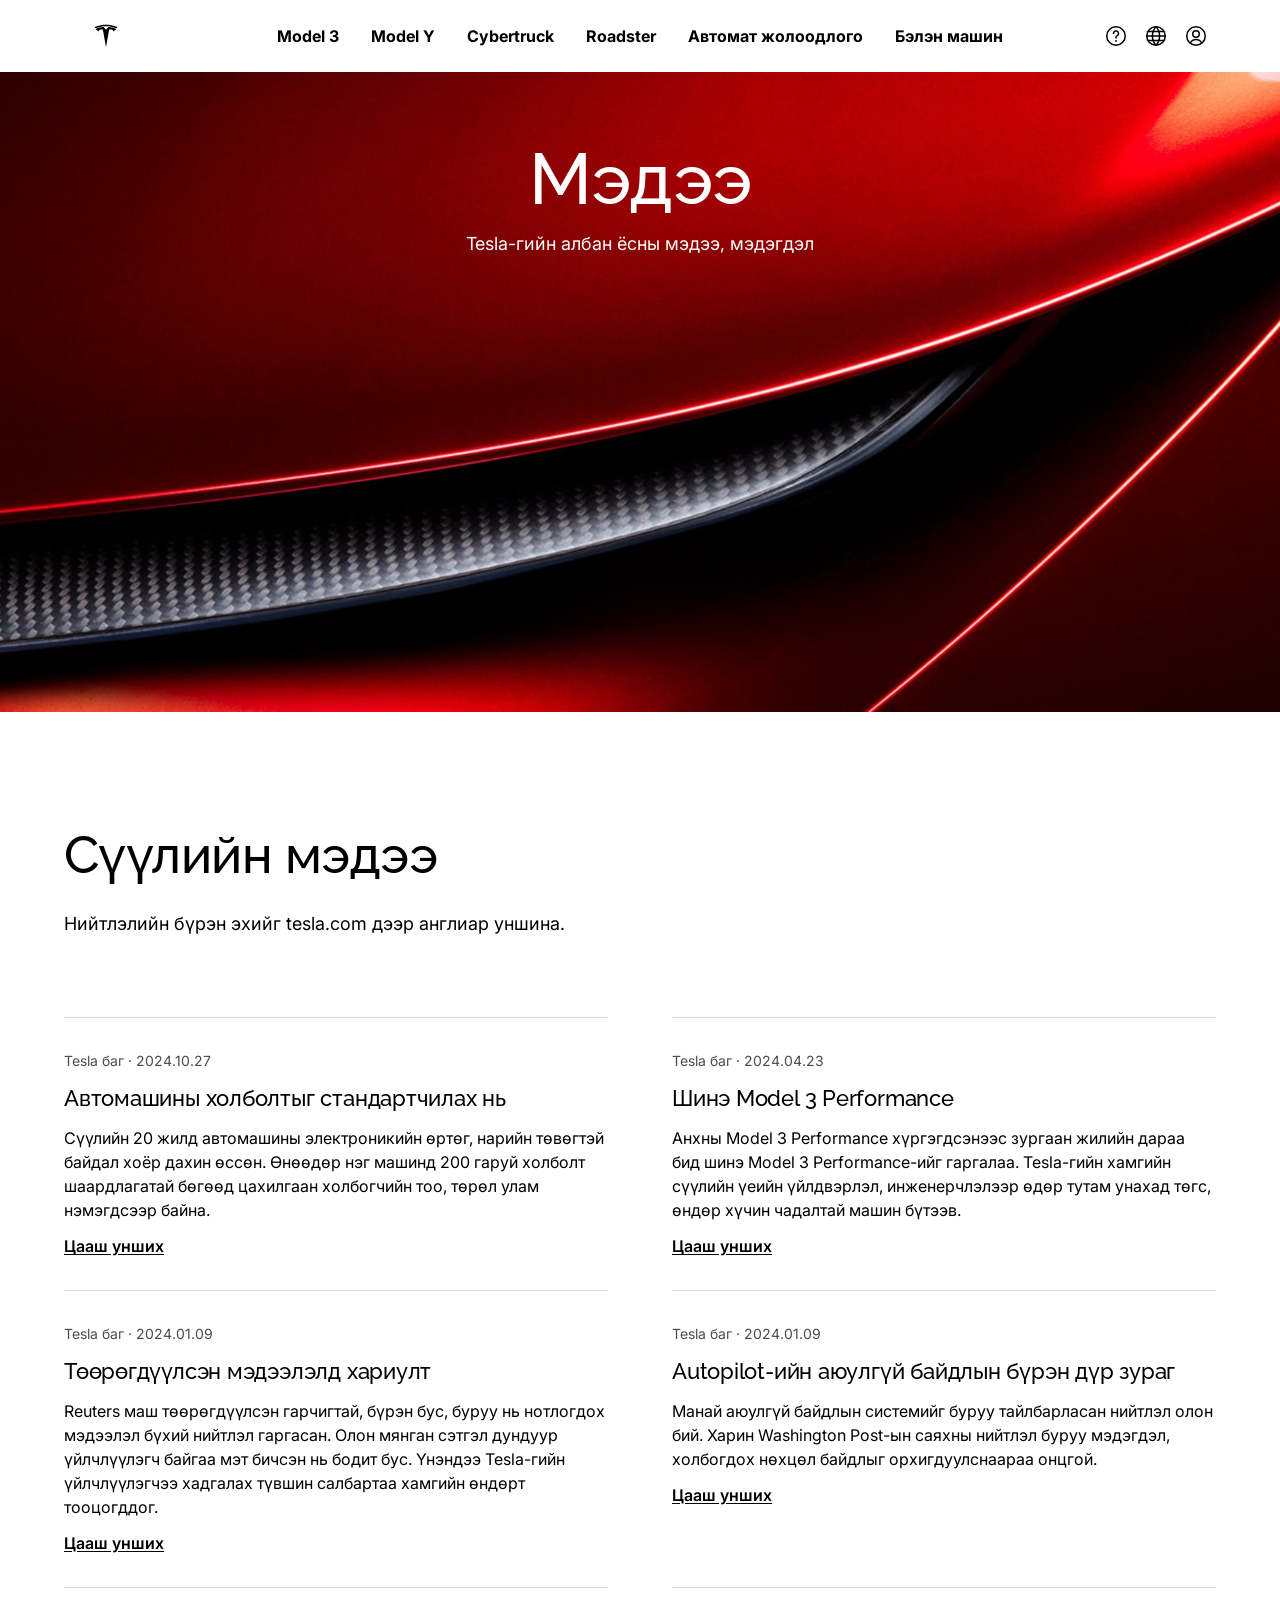
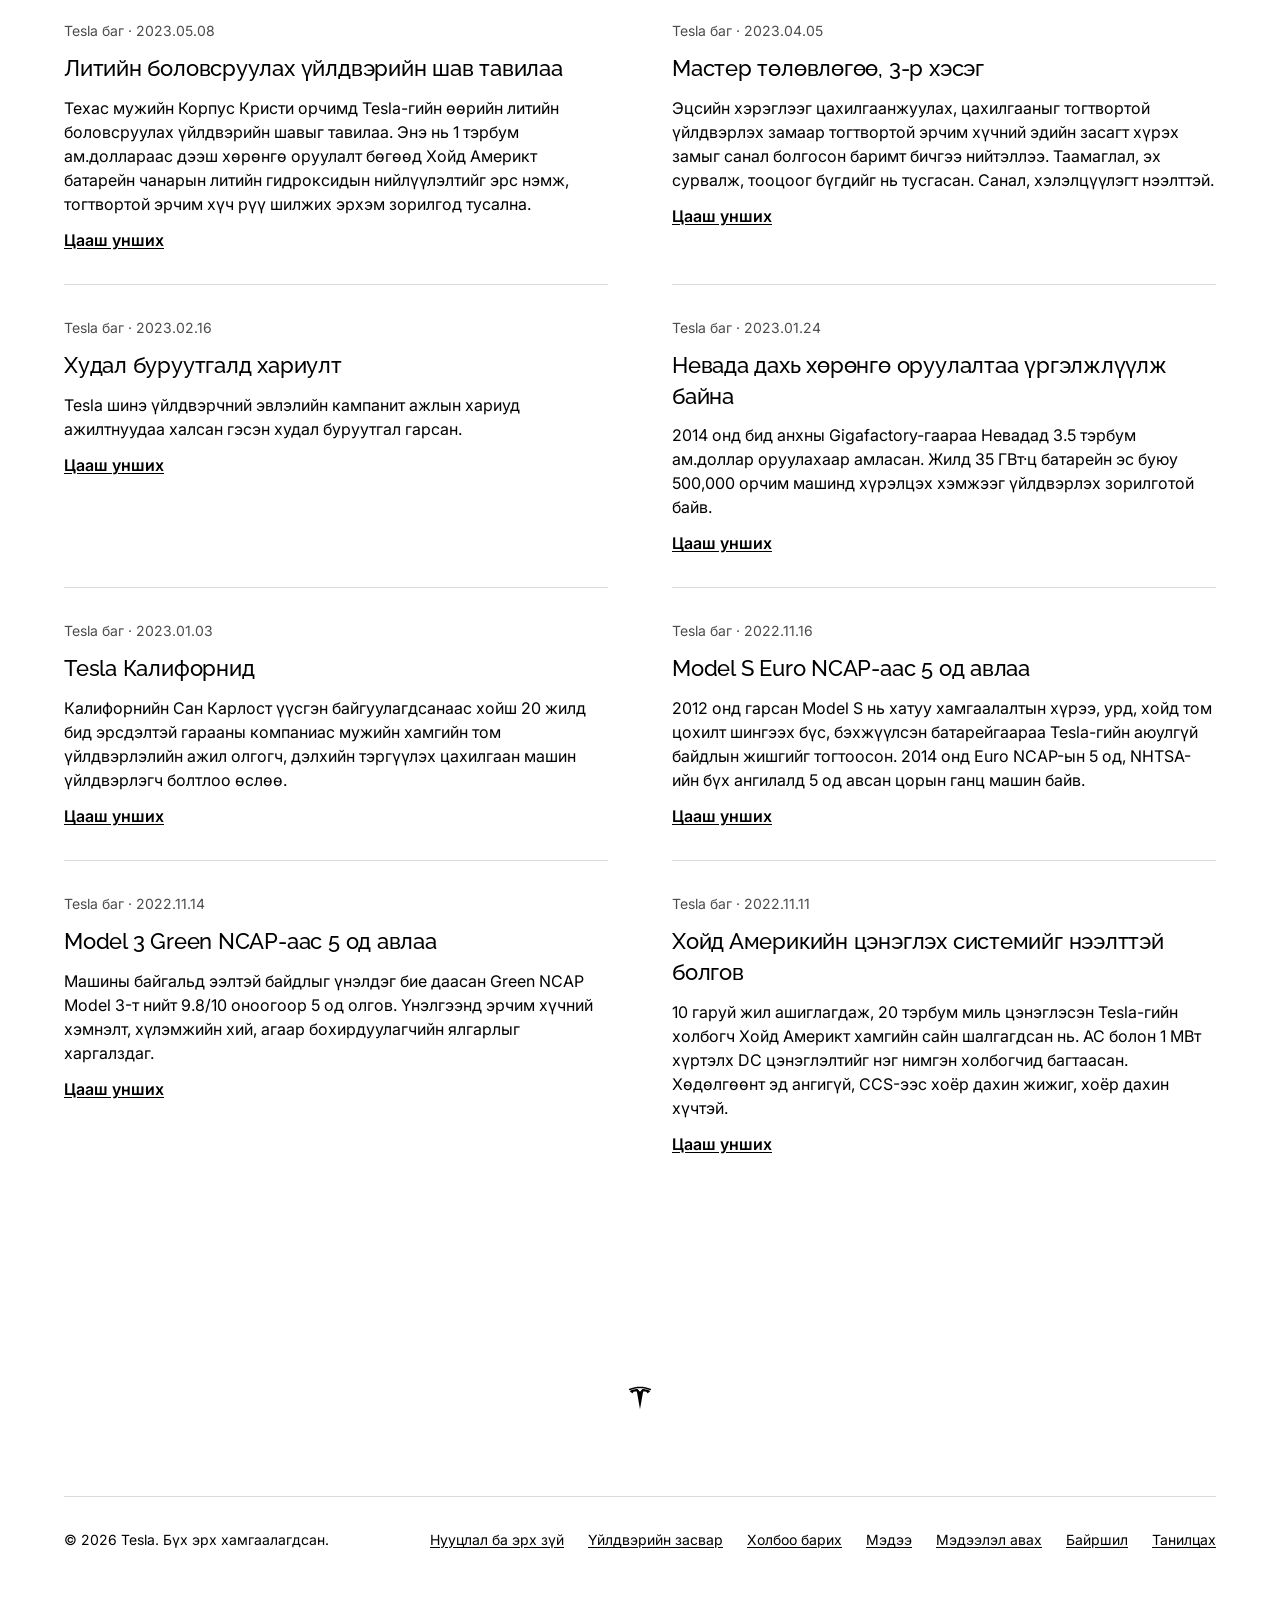
<file: news.html>
<!DOCTYPE html>
<html lang="mn">
<head>
  <meta charset="UTF-8" />
  <meta name="viewport" content="width=device-width, initial-scale=1.0" />
  <title>Мэдээ — Tesla</title>
  <meta name="description" content="Tesla-гийн албан ёсны мэдээ, мэдэгдлүүд." />
  <link rel="icon" type="image/svg+xml" href="assets/icons/favicon.svg" />
  <link rel="preconnect" href="https://fonts.googleapis.com" />
  <link rel="preconnect" href="https://fonts.gstatic.com" crossorigin />
  <link
    href="https://fonts.googleapis.com/css2?family=Inter:wght@400;500;600;700&family=Raleway:wght@500&family=Roboto:wght@400;700&display=swap"
    rel="stylesheet"
  />
  <link rel="stylesheet" href="css/styles.css" />
</head>
<body>
  <!-- Navbar -->
  <header class="navbar">
    <div class="navbar__container">
      <div class="navbar__brand">
        <a href="index.html" class="logo" aria-label="Нүүр">
          <img src="assets/icons/logo-tesla-t.svg" alt="Tesla" width="36" height="36" />
        </a>
      </div>
      <nav class="navbar__links" aria-label="Үндсэн цэс">
        <a href="model-3.html">Model 3</a>
        <a href="model-y.html">Model Y</a>
        <a href="#">Cybertruck</a>
        <a href="#">Roadster</a>
        <a href="#">Автомат жолоодлого</a>
        <a href="#">Бэлэн машин</a>
      </nav>
      <div class="navbar__actions">
        <a href="#" class="icon-btn icon-btn--desktop" aria-label="Тусламж" title="Тусламж">
          <img src="assets/icons/help.svg" alt="" width="24" height="24" />
        </a>
        <a href="updates.html" class="icon-btn icon-btn--desktop" aria-label="Мэдээлэл авах" title="Мэдээлэл авах">
          <img src="assets/icons/globe.svg" alt="" width="24" height="24" />
        </a>
        <a href="#" class="icon-btn icon-btn--desktop" aria-label="Бүртгэл" title="Бүртгэл">
          <img src="assets/icons/account.svg" alt="" width="24" height="24" />
        </a>
        <button class="icon-btn icon-btn--mobile" type="button" aria-label="Цэс нээх">
          <img src="assets/icons/menu.svg" alt="" width="24" height="24" />
        </button>
      </div>
    </div>
  </header>

  <main>
    <!-- Hero -->
    <section class="hero hero--shade hero--short">
      <img class="hero__bg" src="assets/images/news/hero.jpg" alt="" />
      <div class="hero__container">
        <div class="hero__column">
          <div class="hero__content">
            <h1 class="h1">Мэдээ</h1>
            <p class="text-medium">Tesla-гийн албан ёсны мэдээ, мэдэгдэл</p>
          </div>
        </div>
      </div>
    </section>

    <!-- Posts -->
    <section class="section">
      <div class="container stack-80">
        <div class="section-heading">
          <h2 class="h2">Сүүлийн мэдээ</h2>
          <p class="text-medium">Нийтлэлийн бүрэн эхийг tesla.com дээр англиар уншина.</p>
        </div>
        <div class="news-list">
          <article class="news-item">
            <p class="news-item__meta">Tesla баг · 2024.10.27</p>
            <h3 class="h6">Автомашины холболтыг стандартчилах нь</h3>
            <p>Сүүлийн 20 жилд автомашины электроникийн өртөг, нарийн төвөгтэй байдал хоёр дахин өссөн. Өнөөдөр нэг машинд 200 гаруй холболт шаардлагатай бөгөөд цахилгаан холбогчийн тоо, төрөл улам нэмэгдсээр байна.</p>
            <a class="news-item__link" href="https://www.tesla.com/blog/standardizing-automotive-connectivity" target="_blank" rel="noopener">Цааш унших</a>
          </article>
          <article class="news-item">
            <p class="news-item__meta">Tesla баг · 2024.04.23</p>
            <h3 class="h6">Шинэ Model 3 Performance</h3>
            <p>Анхны Model 3 Performance хүргэгдсэнээс зургаан жилийн дараа бид шинэ Model 3 Performance-ийг гаргалаа. Tesla-гийн хамгийн сүүлийн үеийн үйлдвэрлэл, инженерчлэлээр өдөр тутам унахад төгс, өндөр хүчин чадалтай машин бүтээв.</p>
            <a class="news-item__link" href="https://www.tesla.com/blog/introducing-new-model-3-performance" target="_blank" rel="noopener">Цааш унших</a>
          </article>
          <article class="news-item">
            <p class="news-item__meta">Tesla баг · 2024.01.09</p>
            <h3 class="h6">Төөрөгдүүлсэн мэдээлэлд хариулт</h3>
            <p>Reuters маш төөрөгдүүлсэн гарчигтай, бүрэн бус, буруу нь нотлогдох мэдээлэл бүхий нийтлэл гаргасан. Олон мянган сэтгэл дундуур үйлчлүүлэгч байгаа мэт бичсэн нь бодит бус. Үнэндээ Tesla-гийн үйлчлүүлэгчээ хадгалах түвшин салбартаа хамгийн өндөрт тооцогддог.</p>
            <a class="news-item__link" href="https://www.tesla.com/blog/addressing-misleading-claims" target="_blank" rel="noopener">Цааш унших</a>
          </article>
          <article class="news-item">
            <p class="news-item__meta">Tesla баг · 2024.01.09</p>
            <h3 class="h6">Autopilot-ийн аюулгүй байдлын бүрэн дүр зураг</h3>
            <p>Манай аюулгүй байдлын системийг буруу тайлбарласан нийтлэл олон бий. Харин Washington Post-ын саяхны нийтлэл буруу мэдэгдэл, холбогдох нөхцөл байдлыг орхигдуулснаараа онцгой.</p>
            <a class="news-item__link" href="https://www.tesla.com/blog/bigger-picture-autopilot-safety" target="_blank" rel="noopener">Цааш унших</a>
          </article>
          <article class="news-item">
            <p class="news-item__meta">Tesla баг · 2023.05.08</p>
            <h3 class="h6">Литийн боловсруулах үйлдвэрийн шав тавилаа</h3>
            <p>Техас мужийн Корпус Кристи орчимд Tesla-гийн өөрийн литийн боловсруулах үйлдвэрийн шавыг тавилаа. Энэ нь 1 тэрбум ам.доллараас дээш хөрөнгө оруулалт бөгөөд Хойд Америкт батарейн чанарын литийн гидроксидын нийлүүлэлтийг эрс нэмж, тогтвортой эрчим хүч рүү шилжих эрхэм зорилгод тусална.</p>
            <a class="news-item__link" href="https://www.tesla.com/blog/tesla-lithium-refinery-groundbreaking" target="_blank" rel="noopener">Цааш унших</a>
          </article>
          <article class="news-item">
            <p class="news-item__meta">Tesla баг · 2023.04.05</p>
            <h3 class="h6">Мастер төлөвлөгөө, 3-р хэсэг</h3>
            <p>Эцсийн хэрэглээг цахилгаанжуулах, цахилгааныг тогтвортой үйлдвэрлэх замаар тогтвортой эрчим хүчний эдийн засагт хүрэх замыг санал болгосон баримт бичгээ нийтэллээ. Таамаглал, эх сурвалж, тооцоог бүгдийг нь тусгасан. Санал, хэлэлцүүлэгт нээлттэй.</p>
            <a class="news-item__link" href="https://www.tesla.com/blog/master-plan-part-3" target="_blank" rel="noopener">Цааш унших</a>
          </article>
          <article class="news-item">
            <p class="news-item__meta">Tesla баг · 2023.02.16</p>
            <h3 class="h6">Худал буруутгалд хариулт</h3>
            <p>Tesla шинэ үйлдвэрчний эвлэлийн кампанит ажлын хариуд ажилтнуудаа халсан гэсэн худал буруутгал гарсан.</p>
            <a class="news-item__link" href="https://www.tesla.com/blog/in-response-false-allegations" target="_blank" rel="noopener">Цааш унших</a>
          </article>
          <article class="news-item">
            <p class="news-item__meta">Tesla баг · 2023.01.24</p>
            <h3 class="h6">Невада дахь хөрөнгө оруулалтаа үргэлжлүүлж байна</h3>
            <p>2014 онд бид анхны Gigafactory-гаараа Невадад 3.5 тэрбум ам.доллар оруулахаар амласан. Жилд 35 ГВт·ц батарейн эс буюу 500,000 орчим машинд хүрэлцэх хэмжээг үйлдвэрлэх зорилготой байв.</p>
            <a class="news-item__link" href="https://www.tesla.com/blog/continuing-our-investment-nevada" target="_blank" rel="noopener">Цааш унших</a>
          </article>
          <article class="news-item">
            <p class="news-item__meta">Tesla баг · 2023.01.03</p>
            <h3 class="h6">Tesla Калифорнид</h3>
            <p>Калифорнийн Сан Карлост үүсгэн байгуулагдсанаас хойш 20 жилд бид эрсдэлтэй гарааны компаниас мужийн хамгийн том үйлдвэрлэлийн ажил олгогч, дэлхийн тэргүүлэх цахилгаан машин үйлдвэрлэгч болтлоо өслөө.</p>
            <a class="news-item__link" href="https://www.tesla.com/blog/teslas-california-footprint" target="_blank" rel="noopener">Цааш унших</a>
          </article>
          <article class="news-item">
            <p class="news-item__meta">Tesla баг · 2022.11.16</p>
            <h3 class="h6">Model S Euro NCAP-аас 5 од авлаа</h3>
            <p>2012 онд гарсан Model S нь хатуу хамгаалалтын хүрээ, урд, хойд том цохилт шингээх бүс, бэхжүүлсэн батарейгаараа Tesla-гийн аюулгүй байдлын жишгийг тогтоосон. 2014 онд Euro NCAP-ын 5 од, NHTSA-ийн бүх ангилалд 5 од авсан цорын ганц машин байв.</p>
            <a class="news-item__link" href="https://www.tesla.com/blog/model-s-receives-5-star-euro-ncap-safety-rating" target="_blank" rel="noopener">Цааш унших</a>
          </article>
          <article class="news-item">
            <p class="news-item__meta">Tesla баг · 2022.11.14</p>
            <h3 class="h6">Model 3 Green NCAP-аас 5 од авлаа</h3>
            <p>Машины байгальд ээлтэй байдлыг үнэлдэг бие даасан Green NCAP Model 3-т нийт 9.8/10 оноогоор 5 од олгов. Үнэлгээнд эрчим хүчний хэмнэлт, хүлэмжийн хий, агаар бохирдуулагчийн ялгарлыг харгалздаг.</p>
            <a class="news-item__link" href="https://www.tesla.com/blog/model-3-scores-5-star-green-ncap-rating" target="_blank" rel="noopener">Цааш унших</a>
          </article>
          <article class="news-item">
            <p class="news-item__meta">Tesla баг · 2022.11.11</p>
            <h3 class="h6">Хойд Америкийн цэнэглэх системийг нээлттэй болгов</h3>
            <p>10 гаруй жил ашиглагдаж, 20 тэрбум миль цэнэглэсэн Tesla-гийн холбогч Хойд Америкт хамгийн сайн шалгагдсан нь. AC болон 1 МВт хүртэлх DC цэнэглэлтийг нэг нимгэн холбогчид багтаасан. Хөдөлгөөнт эд ангигүй, CCS-ээс хоёр дахин жижиг, хоёр дахин хүчтэй.</p>
            <a class="news-item__link" href="https://www.tesla.com/blog/opening-north-american-charging-system" target="_blank" rel="noopener">Цааш унших</a>
          </article>
        </div>
      </div>
    </section>
  </main>

  <!-- Footer -->
  <footer class="footer">
    <div class="footer__container">
      <div class="footer__content">
        <a href="index.html" class="logo" aria-label="Нүүр">
          <img src="assets/icons/logo-tesla-t.svg" alt="Tesla" width="36" height="36" />
        </a>
      </div>
      <div class="footer__credits">
        <img class="footer__divider" src="assets/icons/divider.svg" alt="" width="1280" height="1" />
        <div class="footer__row">
          <p>© 2026 Tesla. Бүх эрх хамгаалагдсан.</p>
          <nav class="footer__links" aria-label="Доод цэс">
            <a href="legal.html">Нууцлал ба эрх зүй</a>
            <span class="footer__link--disabled">Үйлдвэрийн засвар</span>
            <span class="footer__link--disabled">Холбоо барих</span>
            <a href="news.html" aria-current="page">Мэдээ</a>
            <a href="updates.html">Мэдээлэл авах</a>
            <a href="index.html#locations">Байршил</a>
            <a href="index.html#top">Танилцах</a>
          </nav>
        </div>
      </div>
    </div>
  </footer>

  <script src="js/main.js"></script>
</body>
</html>
</file>
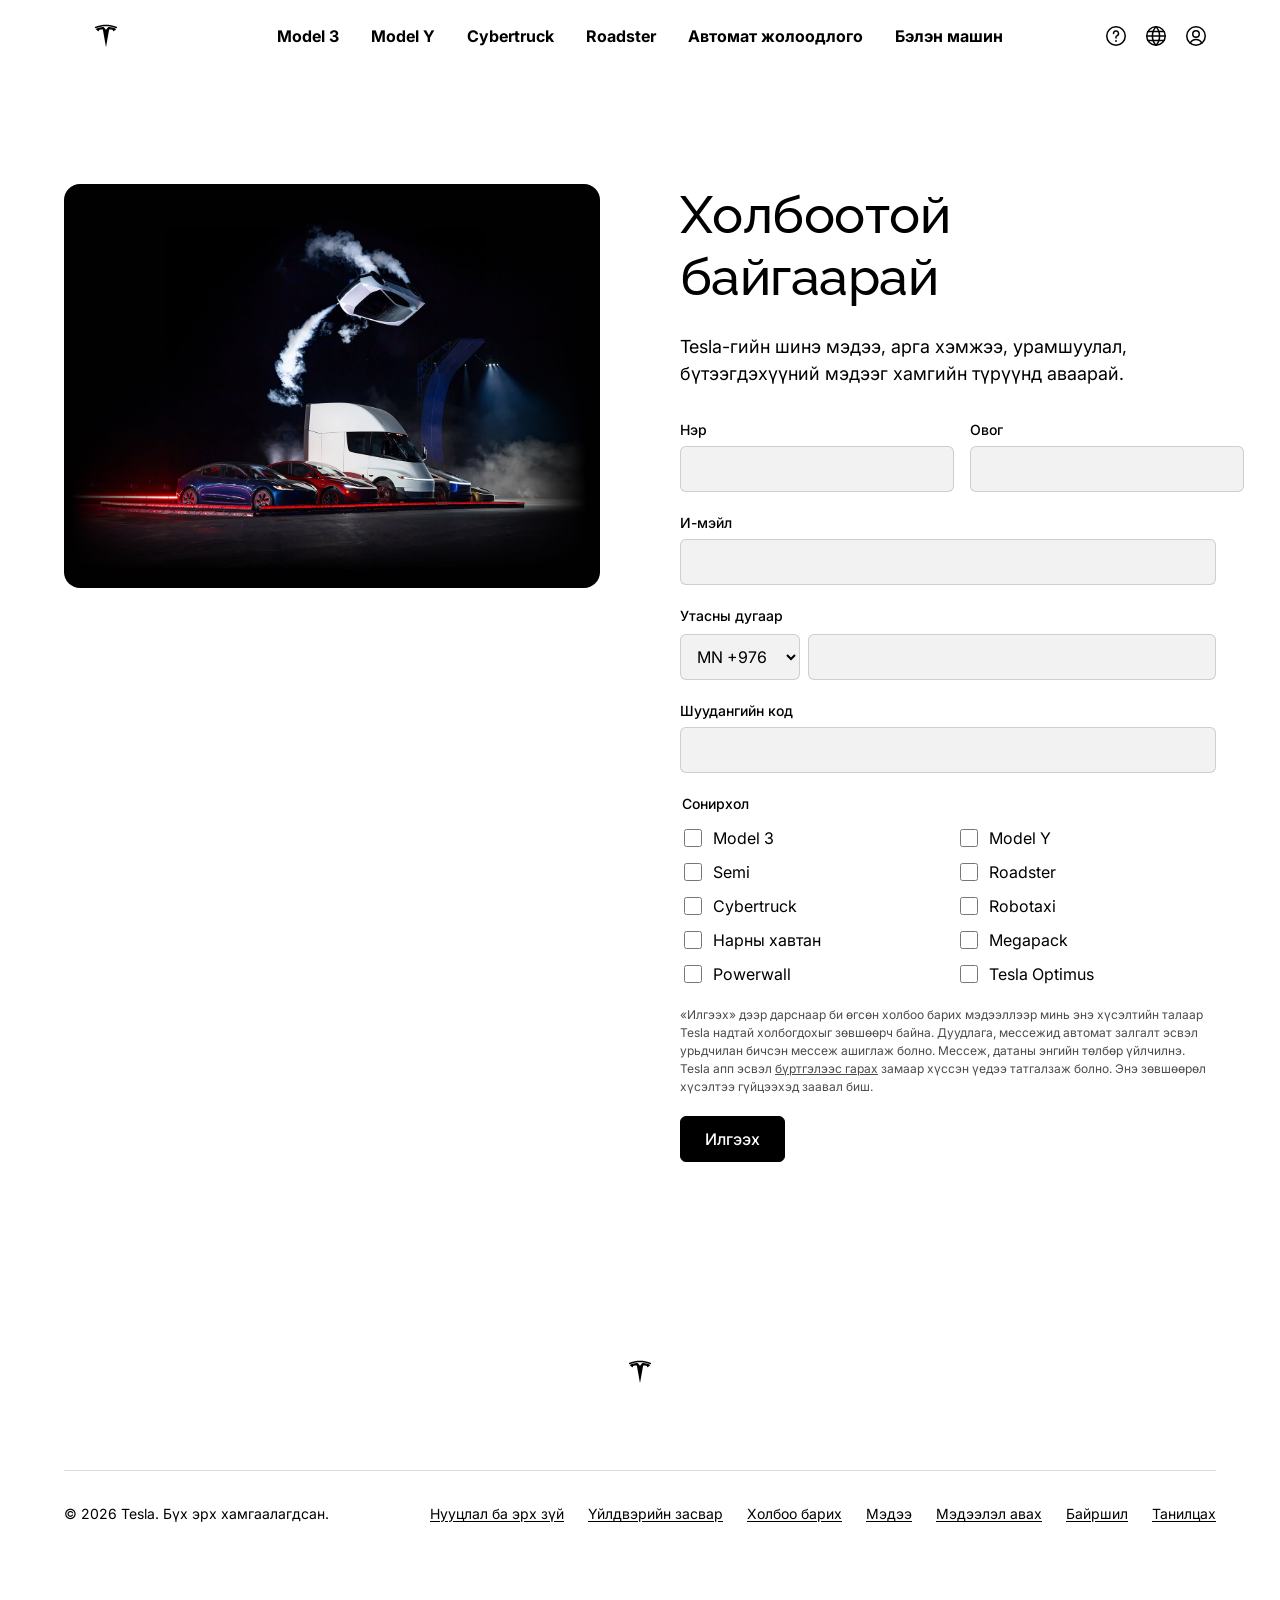
<file: updates.html>
<!DOCTYPE html>
<html lang="mn">
<head>
  <meta charset="UTF-8" />
  <meta name="viewport" content="width=device-width, initial-scale=1.0" />
  <title>Мэдээлэл авах — Tesla</title>
  <meta name="description" content="Tesla-гийн шинэ мэдээ, арга хэмжээ, урамшуулал, бүтээгдэхүүний мэдээг хамгийн түрүүнд аваарай." />
  <link rel="icon" type="image/svg+xml" href="assets/icons/favicon.svg" />
  <link rel="preconnect" href="https://fonts.googleapis.com" />
  <link rel="preconnect" href="https://fonts.gstatic.com" crossorigin />
  <link
    href="https://fonts.googleapis.com/css2?family=Inter:wght@400;500;600;700&family=Raleway:wght@500&family=Roboto:wght@400;700&display=swap"
    rel="stylesheet"
  />
  <link rel="stylesheet" href="css/styles.css" />
</head>
<body>
  <!-- Navbar -->
  <header class="navbar">
    <div class="navbar__container">
      <div class="navbar__brand">
        <a href="index.html" class="logo" aria-label="Нүүр">
          <img src="assets/icons/logo-tesla-t.svg" alt="Tesla" width="36" height="36" />
        </a>
      </div>
      <nav class="navbar__links" aria-label="Үндсэн цэс">
        <a href="model-3.html">Model 3</a>
        <a href="model-y.html">Model Y</a>
        <a href="#">Cybertruck</a>
        <a href="#">Roadster</a>
        <a href="#">Автомат жолоодлого</a>
        <a href="#">Бэлэн машин</a>
      </nav>
      <div class="navbar__actions">
        <a href="#" class="icon-btn icon-btn--desktop" aria-label="Тусламж" title="Тусламж">
          <img src="assets/icons/help.svg" alt="" width="24" height="24" />
        </a>
        <a href="updates.html" class="icon-btn icon-btn--desktop" aria-label="Мэдээлэл авах" title="Мэдээлэл авах">
          <img src="assets/icons/globe.svg" alt="" width="24" height="24" />
        </a>
        <a href="#" class="icon-btn icon-btn--desktop" aria-label="Бүртгэл" title="Бүртгэл">
          <img src="assets/icons/account.svg" alt="" width="24" height="24" />
        </a>
        <button class="icon-btn icon-btn--mobile" type="button" aria-label="Цэс нээх">
          <img src="assets/icons/menu.svg" alt="" width="24" height="24" />
        </button>
      </div>
    </div>
  </header>

  <main>
    <section class="section">
      <div class="container">
        <div class="split split--top">
          <div class="split__media split__media--tall">
            <img src="assets/images/updates/hero.jpg" alt="Roadster" width="1548" height="1166" />
          </div>
          <div class="split__column">
            <div class="stack-24">
              <h1 class="h2">Холбоотой байгаарай</h1>
              <p class="text-medium">Tesla-гийн шинэ мэдээ, арга хэмжээ, урамшуулал, бүтээгдэхүүний мэдээг хамгийн түрүүнд аваарай.</p>
            </div>

            <form class="form" data-signup-form novalidate>
              <div class="form__row">
                <label class="field">
                  <span>Нэр</span>
                  <input type="text" name="firstName" autocomplete="given-name" required />
                </label>
                <label class="field">
                  <span>Овог</span>
                  <input type="text" name="lastName" autocomplete="family-name" required />
                </label>
              </div>
              <label class="field">
                <span>И-мэйл</span>
                <input type="email" name="email" autocomplete="email" required />
              </label>
              <div class="field field--phone">
                <span>Утасны дугаар</span>
                <select name="countryCode" aria-label="Улсын код">
                  <option value="+976" selected>MN +976</option>
                  <option value="+1">US +1</option>
                  <option value="+86">CN +86</option>
                  <option value="+82">KR +82</option>
                  <option value="+81">JP +81</option>
                  <option value="+7">RU +7</option>
                  <option value="+49">DE +49</option>
                  <option value="+44">GB +44</option>
                </select>
                <input type="tel" name="phone" autocomplete="tel-national" aria-label="Утасны дугаар" required />
              </div>
              <label class="field">
                <span>Шуудангийн код</span>
                <input type="text" name="zip" autocomplete="postal-code" />
              </label>

              <fieldset>
                <legend>Сонирхол</legend>
                <div class="checkbox-grid">
                  <label><input type="checkbox" name="interests" value="Model 3" />Model 3</label>
                  <label><input type="checkbox" name="interests" value="Model Y" />Model Y</label>
                  <label><input type="checkbox" name="interests" value="Semi" />Semi</label>
                  <label><input type="checkbox" name="interests" value="Roadster" />Roadster</label>
                  <label><input type="checkbox" name="interests" value="Cybertruck" />Cybertruck</label>
                  <label><input type="checkbox" name="interests" value="Robotaxi" />Robotaxi</label>
                  <label><input type="checkbox" name="interests" value="Solar Panels" />Нарны хавтан</label>
                  <label><input type="checkbox" name="interests" value="Megapack" />Megapack</label>
                  <label><input type="checkbox" name="interests" value="Powerwall" />Powerwall</label>
                  <label><input type="checkbox" name="interests" value="Tesla Optimus" />Tesla Optimus</label>
                </div>
              </fieldset>

              <p class="form__consent">
                «Илгээх» дээр дарснаар би өгсөн холбоо барих мэдээллээр минь энэ хүсэлтийн талаар Tesla надтай холбогдохыг зөвшөөрч байна. Дуудлага, мессежид автомат залгалт эсвэл урьдчилан бичсэн мессеж ашиглаж болно. Мессеж, датаны энгийн төлбөр үйлчилнэ. Tesla апп эсвэл <a href="https://www.tesla.com/communication-preferences" target="_blank" rel="noopener">бүртгэлээс гарах</a> замаар хүссэн үедээ татгалзаж болно. Энэ зөвшөөрөл хүсэлтээ гүйцээхэд заавал биш.
              </p>
              <p class="form__error" data-form-error hidden>Тэмдэглэсэн талбаруудыг зөв бөглөнө үү.</p>

              <div class="actions">
                <button type="submit" class="btn btn--primary">Илгээх</button>
              </div>
            </form>

            <div class="form__success" data-form-success hidden>
              <h2 class="h6">Баярлалаа</h2>
              <p>Бүтээгдэхүүний шинэчлэл, мэдээ, арга хэмжээний талаар танд мэдэгдэнэ.</p>
            </div>
          </div>
        </div>
      </div>
    </section>
  </main>

  <!-- Footer -->
  <footer class="footer">
    <div class="footer__container">
      <div class="footer__content">
        <a href="index.html" class="logo" aria-label="Нүүр">
          <img src="assets/icons/logo-tesla-t.svg" alt="Tesla" width="36" height="36" />
        </a>
      </div>
      <div class="footer__credits">
        <img class="footer__divider" src="assets/icons/divider.svg" alt="" width="1280" height="1" />
        <div class="footer__row">
          <p>© 2026 Tesla. Бүх эрх хамгаалагдсан.</p>
          <nav class="footer__links" aria-label="Доод цэс">
            <a href="legal.html">Нууцлал ба эрх зүй</a>
            <span class="footer__link--disabled">Үйлдвэрийн засвар</span>
            <span class="footer__link--disabled">Холбоо барих</span>
            <a href="news.html">Мэдээ</a>
            <a href="updates.html" aria-current="page">Мэдээлэл авах</a>
            <a href="index.html#locations">Байршил</a>
            <a href="index.html#top">Танилцах</a>
          </nav>
        </div>
      </div>
    </div>
  </footer>

  <script src="js/main.js"></script>
</body>
</html>
</file>
<file: css/styles.css>
/* ==========================================================================
   Design tokens (from Figma variables — Relume kit)
   ========================================================================== */
:root {
  /* Colors */
  --color-white: #ffffff;
  --color-black: #000000;
  --color-neutral-darkest: #000000;
  --scheme-background: #ffffff;
  --scheme-foreground: #f2f2f2;
  --scheme-text: #000000;
  --scheme-border: rgba(0, 0, 0, 0.15);
  --opacity-neutral-darkest-5: rgba(0, 0, 0, 0.05);
  --opacity-transparent: rgba(255, 255, 255, 0);
  --overlay: rgba(0, 0, 0, 0.4);

  /* Typography */
  --font-body: "Inter", system-ui, sans-serif;
  --font-heading: "Raleway", system-ui, sans-serif;
  --font-alt: "Roboto", system-ui, sans-serif;

  --text-small: 14px;
  --text-regular: 16px;
  --text-medium: 18px;
  --heading-1: 72px;
  --heading-2: 52px;
  --heading-6: 22px;

  /* Spacing */
  --padding-global: 64px;
  --padding-section-large: 112px;
  --padding-section-medium: 80px;
  --container-max: 1280px;

  /* Radius / stroke */
  --radius-large: 16px;
  --radius-button: 6px;
  --radius-small: 4px;
  --divider-width: 1px;
}

/* ==========================================================================
   Base
   ========================================================================== */
*,
*::before,
*::after {
  box-sizing: border-box;
}

html,
body {
  margin: 0;
  padding: 0;
}

/* `hidden` must win over component display rules (tabs, form states) */
[hidden] {
  display: none !important;
}

/* Smooth scroll for in-page jumps (footer «Танилцах», «Байршил») */
html {
  scroll-behavior: smooth;
}

.charge-map {
  scroll-margin-top: 24px;
}

body {
  font-family: var(--font-body);
  font-size: var(--text-regular);
  line-height: 1.5;
  color: var(--scheme-text);
  background: var(--scheme-background);
  -webkit-font-smoothing: antialiased;
}

h1,
h2,
h3,
p {
  margin: 0;
}

img {
  display: block;
  max-width: 100%;
}

a {
  color: inherit;
  text-decoration: none;
}

button {
  font: inherit;
  color: inherit;
  background: none;
  border: 0;
  padding: 0;
  cursor: pointer;
}

sup {
  font-size: 0.6em;
}

/* ==========================================================================
   Typography
   ========================================================================== */
.h1,
.h2,
.h6 {
  font-family: var(--font-heading);
  font-weight: 500;
  letter-spacing: -0.01em;
}

.h1 {
  font-size: var(--heading-1);
  line-height: 1.2;
}

.h2 {
  font-size: var(--heading-2);
  line-height: 1.2;
}

.h6 {
  font-size: var(--heading-6);
  line-height: 1.4;
}

.text-medium {
  font-size: var(--text-medium);
  line-height: 1.5;
}

.tagline {
  font-weight: 600;
  font-size: 16px;
}

/* ==========================================================================
   Layout helpers
   ========================================================================== */
.section {
  display: flex;
  flex-direction: column;
  align-items: center;
  padding: var(--padding-section-large) var(--padding-global);
  background: var(--scheme-background);
  overflow: hidden;
}

.container {
  width: 100%;
  max-width: var(--container-max);
}

.stack-24 {
  display: flex;
  flex-direction: column;
  gap: 24px;
}

.stack-80 {
  display: flex;
  flex-direction: column;
  gap: 80px;
}

.section-heading {
  display: flex;
  flex-direction: column;
  gap: 24px;
  max-width: 768px;
}

/* ==========================================================================
   Buttons
   ========================================================================== */
.actions {
  display: flex;
  flex-wrap: wrap;
  gap: 16px;
  align-items: flex-start;
}

.actions--24 {
  gap: 24px;
  align-items: center;
}

.btn {
  display: inline-flex;
  align-items: center;
  justify-content: center;
  gap: 8px;
  padding: 10px 24px;
  border: 1px solid transparent;
  border-radius: var(--radius-button);
  font-family: var(--font-body);
  font-weight: 500;
  font-size: var(--text-regular);
  line-height: 1.5;
  white-space: nowrap;
  transition: background-color 0.2s ease, opacity 0.2s ease;
}

.btn--primary {
  background: var(--color-black);
  border-color: var(--color-black);
  color: var(--color-white);
}

.btn--primary:hover {
  opacity: 0.85;
}

.btn--secondary {
  background: var(--opacity-neutral-darkest-5);
  border-color: var(--opacity-transparent);
  color: var(--color-neutral-darkest);
}

.btn--secondary:hover {
  background: rgba(0, 0, 0, 0.1);
}

.btn--link {
  padding: 0;
  border: 0;
  color: var(--color-neutral-darkest);
}

.btn--link:hover {
  text-decoration: underline;
}

.icon-btn {
  display: flex;
  padding: 8px;
  border-radius: var(--radius-small);
  transition: background-color 0.2s ease;
}

.icon-btn:hover {
  background: var(--opacity-neutral-darkest-5);
}

.icon-btn--mobile {
  display: none;
}

/* ==========================================================================
   Navbar / 21
   ========================================================================== */
.navbar {
  background: var(--scheme-background);
  position: relative;
  z-index: 10;
}

.navbar__container {
  display: flex;
  align-items: center;
  justify-content: space-between;
  height: 72px;
  padding: 0 var(--padding-global);
}

.navbar__brand,
.navbar__actions {
  display: flex;
  flex: 1 0 0;
  min-width: 1px;
}

.navbar__actions {
  justify-content: flex-end;
}

.logo {
  display: flex;
  align-items: center;
  justify-content: center;
  width: 84px;
  height: 36px;
}

.navbar__links {
  display: flex;
  align-items: center;
  gap: 32px;
}

.navbar__links a {
  font-size: var(--text-regular);
  font-weight: 700;
  line-height: 1.5;
  white-space: nowrap;
}

.navbar__links a:hover {
  text-decoration: underline;
}

/* ==========================================================================
   Header / 30 — Hero
   ========================================================================== */
.hero {
  position: relative;
  display: flex;
  align-items: flex-start; /* content sits at the top, like tesla.com */
  justify-content: center;
  height: 900px;
  padding: 64px var(--padding-global) 0;
  overflow: hidden;
}

.hero__bg {
  position: absolute;
  inset: 0;
  width: 100%;
  height: 100%;
  max-width: none;
  object-fit: cover;
  pointer-events: none;
}

.hero__container {
  position: relative;
  display: flex;
  flex-direction: column;
  align-items: center;
  flex: 1 0 0;
  max-width: var(--container-max);
}

.hero__column {
  display: flex;
  flex-direction: column;
  align-items: center;
  gap: 28px;
  width: 100%;
  max-width: 768px;
}

.hero__content {
  display: flex;
  flex-direction: column;
  gap: 8px;
  width: 100%;
  color: var(--color-white);
  text-align: center;
}

/* ==========================================================================
   Layout / 652 — Feature card
   ========================================================================== */
.feature-card {
  display: flex;
  height: 640px;
  background: var(--scheme-foreground);
  border-radius: var(--radius-large);
  overflow: hidden;
}

.feature-card__content {
  display: flex;
  flex: 1 0 0;
  min-width: 1px;
  flex-direction: column;
  justify-content: center;
  gap: 32px;
  padding: 48px;
}

.feature-card__body {
  display: flex;
  flex-direction: column;
  gap: 32px;
}

.section-title {
  display: flex;
  flex-direction: column;
  gap: 16px;
}

.feature-card__stats {
  display: flex;
  gap: 24px;
  padding: 8px 0;
}

.feature-card__stat {
  display: flex;
  flex: 1 0 0;
  min-width: 1px;
  flex-direction: column;
  gap: 8px;
}

.feature-card__media {
  position: relative;
  flex: 1 0 0;
  min-width: 1px;
  border-radius: var(--radius-large);
  overflow: hidden;
}

.feature-card__img {
  position: absolute;
  inset: 0;
  width: 100%;
  height: 100%;
  max-width: none;
  object-fit: cover;
}

.feature-card__media::after {
  content: "";
  position: absolute;
  inset: 0;
  background: var(--overlay);
  pointer-events: none;
}

.play-btn {
  position: absolute;
  top: 50%;
  left: 50%;
  z-index: 1;
  transform: translate(-50%, -50%);
  transition: transform 0.2s ease;
}

.play-btn:hover {
  transform: translate(-50%, -50%) scale(1.06);
}

/* ==========================================================================
   Testimonial / 66 — Card slider
   ========================================================================== */
.slider {
  display: flex;
  flex-direction: column;
  gap: 32px;
}

.slider__track {
  display: flex;
  gap: 32px;
  overflow-x: auto;
  scroll-snap-type: x mandatory;
  scroll-behavior: smooth;
  scrollbar-width: none;
  /* let cards bleed past the container like the design */
  margin-right: calc(-1 * var(--padding-global));
  padding-right: var(--padding-global);
}

.slider__track::-webkit-scrollbar {
  display: none;
}

.card {
  position: relative;
  display: flex;
  flex-direction: column;
  justify-content: flex-end;
  flex: 0 0 608px;
  height: 560px;
  padding: 32px;
  border-radius: var(--radius-large);
  overflow: hidden;
  scroll-snap-align: start;
  color: var(--color-white);
}

.card__bg {
  position: absolute;
  inset: 0;
  width: 100%;
  height: 100%;
  max-width: none;
  object-fit: cover;
}

.card::before {
  content: "";
  position: absolute;
  inset: 0;
  z-index: 1;
  background: var(--overlay);
  pointer-events: none;
}

.card__content {
  position: relative;
  z-index: 2;
  display: flex;
  flex-direction: column;
  justify-content: center;
  gap: 24px;
}

.card__title {
  font-family: var(--font-alt);
  font-weight: 400;
  font-size: 18px;
  line-height: 1.5;
}

.card__footer {
  display: flex;
  align-items: flex-end;
  gap: 24px;
}

.card__meta {
  display: flex;
  flex: 1 0 0;
  min-width: 1px;
  flex-direction: column;
  font-size: var(--text-regular);
  line-height: 1.5;
}

.card__meta a:hover {
  text-decoration: underline;
}

.card__subtitle {
  font-weight: 600;
}

.card__logo {
  flex-shrink: 0;
  width: 120px;
  height: 48px;
}

.card__logo img {
  width: 120px;
  height: 48px;
  object-fit: cover;
}

.slider__controls {
  display: flex;
  align-items: center;
  justify-content: space-between;
}

.slider__buttons {
  display: flex;
  gap: 16px;
}

.slider__arrow {
  display: flex;
  align-items: center;
  justify-content: center;
  padding: 12px;
  background: var(--scheme-foreground);
  border: 1px solid var(--scheme-background);
  border-radius: var(--radius-small);
  transition: background-color 0.2s ease;
}

.slider__arrow:hover {
  background: #e6e6e6;
}

/* ==========================================================================
   CTA / 1 — Split
   ========================================================================== */
.split {
  display: flex;
  align-items: center;
  gap: 80px;
}

.split__column {
  display: flex;
  flex: 1 0 0;
  min-width: 1px;
  flex-direction: column;
  gap: 32px;
}

.split__media {
  flex: 1 0 0;
  min-width: 1px;
  aspect-ratio: 600 / 400;
  border-radius: var(--radius-large);
  overflow: hidden;
}

.split__media img {
  width: 100%;
  height: 100%;
  object-fit: cover;
}

/* ==========================================================================
   Header / 71 — Find Your Charge
   ========================================================================== */
.charge-intro {
  display: flex;
  flex-direction: column;
  gap: 32px;
  max-width: 768px;
}

.charge-map {
  aspect-ratio: 1280 / 720;
  border-radius: var(--radius-large);
  overflow: hidden;
}

.charge-map img {
  width: 100%;
  height: 100%;
  object-fit: cover;
}

/* ==========================================================================
   Stats / 14
   ========================================================================== */
.stats {
  display: flex;
  align-items: center;
  gap: 80px;
}

.stats__content {
  display: flex;
  flex-direction: column;
  gap: 32px;
  width: 616px;
  flex-shrink: 0;
}

.stats__list {
  display: flex;
  flex: 1 0 0;
  min-width: 1px;
  flex-direction: column;
  gap: 48px;
}

.stat {
  display: flex;
  flex-direction: column;
  gap: 8px;
  padding-left: 32px;
  border-left: var(--divider-width) solid var(--scheme-border);
}

.stat__number {
  font-family: var(--font-alt);
  font-weight: 700;
  font-size: 80px;
  line-height: 1.3;
}

/* ==========================================================================
   Footer / 7
   ========================================================================== */
.footer {
  display: flex;
  flex-direction: column;
  align-items: center;
  padding: var(--padding-section-medium) var(--padding-global);
  background: var(--scheme-background);
}

.footer__container {
  display: flex;
  flex-direction: column;
  align-items: center;
  gap: 80px;
  width: 100%;
  max-width: var(--container-max);
}

.footer__content {
  display: flex;
  flex-direction: column;
  align-items: center;
  gap: 32px;
  width: 100%;
}

.footer__notes {
  display: flex;
  flex-direction: column;
  gap: 21px; /* one empty 14px × 1.5 line, as in the design */
  font-weight: 600;
  font-size: var(--text-small);
  line-height: 1.5;
  text-align: center;
}

.footer__credits {
  display: flex;
  flex-direction: column;
  align-items: center;
  gap: 32px;
  width: 100%;
}

.footer__divider {
  width: 100%;
  height: 1px;
}

.footer__row {
  display: flex;
  align-items: flex-start;
  justify-content: space-between;
  gap: 24px;
  width: 100%;
  font-size: var(--text-small);
  line-height: 1.5;
  white-space: nowrap;
}

.footer__links {
  display: flex;
  flex-wrap: wrap;
  gap: 24px;
}

.footer__links a {
  text-decoration: underline;
  text-underline-position: from-font;
}

.footer__links a:hover {
  opacity: 0.7;
}

/* Inactive footer item: looks exactly like the other links but goes nowhere */
.footer__link--disabled {
  text-decoration: underline;
  text-underline-position: from-font;
  cursor: pointer;
}

.footer__link--disabled:hover {
  opacity: 0.7;
}

/* ==========================================================================
   Model 3 page
   ========================================================================== */
.navbar__links a[aria-current="page"] {
  text-decoration: underline;
  text-underline-offset: 6px;
}

/* Darken photo heroes so white text stays readable */
.hero--shade::before {
  content: "";
  position: absolute;
  inset: 0;
  background: linear-gradient(rgba(0, 0, 0, 0.45), rgba(0, 0, 0, 0.1) 60%);
  pointer-events: none;
}

.hero--short {
  height: 640px;
}

.btn--light {
  background: rgba(255, 255, 255, 0.85);
  color: var(--color-neutral-darkest);
}

.btn--light:hover {
  background: var(--color-white);
}

/* Variant cards */
.variants {
  display: grid;
  grid-template-columns: repeat(3, 1fr);
  gap: 32px;
}

.variant {
  display: flex;
  flex-direction: column;
  gap: 24px;
}

.variant__media {
  aspect-ratio: 16 / 10;
  border-radius: var(--radius-large);
  overflow: hidden;
  background: var(--scheme-foreground);
}

.variant__media img {
  width: 100%;
  height: 100%;
  object-fit: cover;
}

.variant__head {
  display: flex;
  flex-direction: column;
  gap: 4px;
}

.variant__price {
  font-weight: 600;
}

.variant__lease {
  font-size: var(--text-small);
  opacity: 0.7;
}

.variant__stats {
  display: grid;
  grid-template-columns: repeat(3, 1fr);
  gap: 16px;
  padding: 16px 0;
  border-top: var(--divider-width) solid var(--scheme-border);
  border-bottom: var(--divider-width) solid var(--scheme-border);
}

.variant__value {
  font-family: var(--font-alt);
  font-weight: 700;
  font-size: 28px;
  line-height: 1.2;
}

.variant__label {
  font-size: var(--text-small);
}

/* Card text (cards without footer) */
.card__text {
  font-size: var(--text-regular);
  line-height: 1.5;
}

.card__heading {
  font-family: var(--font-heading);
  font-weight: 500;
  font-size: var(--heading-6);
  line-height: 1.4;
}

/* Media on the left */
.split--reverse {
  flex-direction: row-reverse;
}

/* Small feature list */
.feature-grid {
  display: grid;
  grid-template-columns: repeat(4, 1fr);
  gap: 32px;
}

.feature-grid--3 {
  grid-template-columns: repeat(3, 1fr);
}

.feature-grid.feature-grid--auto {
  grid-template-columns: repeat(auto-fit, minmax(280px, 1fr));
}

.feature {
  display: flex;
  flex-direction: column;
  gap: 8px;
  padding-left: 24px;
  border-left: var(--divider-width) solid var(--scheme-border);
}

/* Specs */
.specs-media {
  background: var(--scheme-foreground);
  border-radius: var(--radius-large);
  padding: 32px;
}

.specs-media img {
  margin: 0 auto;
}

.spec-table-wrap {
  overflow-x: auto;
}

.spec-table {
  width: 100%;
  min-width: 640px;
  border-collapse: collapse;
  font-size: var(--text-regular);
}

.spec-table th,
.spec-table td {
  padding: 14px 16px 14px 0;
  text-align: left;
  vertical-align: top;
  border-bottom: var(--divider-width) solid var(--scheme-border);
}

.spec-table thead th {
  font-weight: 600;
  border-bottom-color: var(--color-black);
}

.spec-table tbody th {
  font-weight: 400;
  width: 28%;
  opacity: 0.7;
}

.spec-table .spec-table__group {
  padding-top: 40px;
  font-family: var(--font-heading);
  font-weight: 500;
  font-size: var(--heading-6);
  opacity: 1;
}

.spec-note {
  font-size: var(--text-small);
  opacity: 0.7;
}

/* ==========================================================================
   Legal page
   ========================================================================== */
.info-card {
  display: flex;
  flex-direction: column;
  gap: 16px;
}

.info-card img {
  width: 100%;
  aspect-ratio: 654 / 412;
  object-fit: cover;
  border-radius: var(--radius-large);
  background: var(--scheme-foreground);
}

.link-row {
  display: flex;
  flex-wrap: wrap;
  gap: 12px 24px;
}

.link-row a,
.link-list a {
  text-decoration: underline;
  text-underline-position: from-font;
}

.link-row a:hover,
.link-list a:hover {
  opacity: 0.7;
}

.link-list {
  display: grid;
  grid-template-columns: repeat(auto-fill, minmax(260px, 1fr));
  gap: 16px 32px;
  margin: 0;
  padding: 0;
  list-style: none;
}

/* ==========================================================================
   News page
   ========================================================================== */
.news-list {
  display: grid;
  grid-template-columns: repeat(2, 1fr);
  gap: 0 64px;
}

.news-item {
  display: flex;
  flex-direction: column;
  gap: 12px;
  padding: 32px 0;
  border-top: var(--divider-width) solid var(--scheme-border);
}

.news-item__meta {
  font-size: var(--text-small);
  opacity: 0.7;
}

.news-item__link {
  display: inline-flex;
  align-items: center;
  gap: 4px;
  font-weight: 600;
  text-decoration: underline;
  text-underline-position: from-font;
}

.news-item__link:hover {
  opacity: 0.7;
}

/* ==========================================================================
   Updates page — sign-up form
   ========================================================================== */
.split--top {
  align-items: flex-start;
}

.split__media--tall {
  aspect-ratio: 1548 / 1166;
}

.form {
  display: flex;
  flex-direction: column;
  gap: 20px;
}

.form__row {
  display: grid;
  grid-template-columns: 1fr 1fr;
  gap: 16px;
}

.field {
  display: flex;
  flex-direction: column;
  gap: 6px;
  font-size: var(--text-small);
  font-weight: 500;
}

.field input,
.field select {
  font: inherit;
  font-size: var(--text-regular);
  font-weight: 400;
  padding: 10px 12px;
  border: 1px solid var(--scheme-border);
  border-radius: var(--radius-button);
  background: var(--scheme-foreground);
  color: var(--scheme-text);
}

.field input:user-invalid {
  border-color: #c00;
}

.field input:focus,
.field select:focus {
  outline: 2px solid var(--color-black);
  outline-offset: 1px;
}

.field--phone {
  display: grid;
  grid-template-columns: 120px 1fr;
  gap: 8px;
}

.field--phone > span {
  grid-column: 1 / -1;
}

.form fieldset {
  margin: 0;
  padding: 0;
  border: 0;
}

.form legend {
  margin-bottom: 12px;
  font-size: var(--text-small);
  font-weight: 500;
}

.checkbox-grid {
  display: grid;
  grid-template-columns: repeat(2, 1fr);
  gap: 10px 16px;
}

.checkbox-grid label {
  display: flex;
  align-items: center;
  gap: 8px;
  cursor: pointer;
}

.checkbox-grid input {
  width: 18px;
  height: 18px;
  accent-color: var(--color-black);
}

.form__consent {
  font-size: 12px;
  line-height: 1.5;
  opacity: 0.7;
}

.form__consent a {
  text-decoration: underline;
}

.form__error {
  font-size: var(--text-small);
  color: #c00;
}

.form__success {
  padding: 24px;
  border-radius: var(--radius-large);
  background: var(--scheme-foreground);
}

/* ==========================================================================
   Model Y page
   ========================================================================== */
/* Hero carousel (slides fade, arrows + dots like tesla.com) */
.hero-carousel {
  position: relative;
  height: 900px;
  overflow: hidden;
  background: #000;
}

.hero-carousel .hero {
  position: absolute;
  inset: 0;
  height: 100%;
  opacity: 0;
  visibility: hidden;
  transition: opacity 0.6s ease, visibility 0.6s;
}

.hero-carousel .hero.is-active {
  opacity: 1;
  visibility: visible;
}

.hero-carousel__arrow {
  position: absolute;
  top: 50%;
  z-index: 3;
  display: flex;
  padding: 8px;
  background: rgba(255, 255, 255, 0.85);
  border-radius: var(--radius-small);
  transform: translateY(-50%);
}

.hero-carousel__arrow:hover {
  background: var(--color-white);
}

.hero-carousel__arrow--prev {
  left: 24px;
}

.hero-carousel__arrow--next {
  right: 24px;
}

.hero-carousel__dots {
  position: absolute;
  bottom: 32px;
  left: 50%;
  z-index: 3;
  display: flex;
  gap: 10px;
  transform: translateX(-50%);
}

.hero-carousel__dot {
  width: 10px;
  height: 10px;
  border-radius: 50%;
  background: rgba(255, 255, 255, 0.5);
}

.hero-carousel__dot[aria-current="true"] {
  background: var(--color-white);
}

/* Segmented tabs */
.seg {
  display: inline-flex;
  flex-wrap: wrap;
  gap: 4px;
  padding: 4px;
  background: var(--scheme-foreground);
  border-radius: 8px;
}

.seg__btn {
  padding: 8px 20px;
  border-radius: var(--radius-button);
  font-weight: 500;
  line-height: 1.3;
  text-align: center;
  transition: background-color 0.2s ease;
}

.seg__btn small {
  display: block;
  font-size: 12px;
  font-weight: 400;
  opacity: 0.7;
}

.seg__btn[aria-selected="true"] {
  background: var(--color-white);
  box-shadow: 0 1px 4px rgba(0, 0, 0, 0.12);
}

.seg__btn:not([aria-selected="true"]):hover {
  background: rgba(0, 0, 0, 0.05);
}

/* Explore toggle */
.explore {
  display: flex;
  flex-direction: column;
  align-items: center;
  gap: 32px;
}

.explore__media {
  width: 100%;
  aspect-ratio: 1280 / 560;
  border-radius: var(--radius-large);
  overflow: hidden;
}

.explore__media img {
  width: 100%;
  height: 100%;
  object-fit: cover;
}

.explore__title {
  text-align: center;
}

.explore__stats {
  display: grid;
  grid-template-columns: repeat(3, minmax(0, 220px));
  justify-content: center;
  gap: 32px;
  text-align: center;
}

.explore__value {
  font-family: var(--font-alt);
  font-weight: 700;
  font-size: 40px;
  line-height: 1.1;
}

.explore__value small {
  font-size: 18px;
  font-weight: 400;
}

.explore__label {
  font-size: var(--text-small);
}

/* Media blocks (image or video) */
.media {
  width: 100%;
  aspect-ratio: 16 / 9;
  border-radius: var(--radius-large);
  overflow: hidden;
  background: #111;
}

.media--wide {
  aspect-ratio: 1280 / 600;
}

.media img,
.media video {
  display: block;
  width: 100%;
  height: 100%;
  object-fit: cover;
}

/* Meet carousel + slide cards */
.meet-card,
.slide-card {
  display: flex;
  flex-direction: column;
  gap: 16px;
  scroll-snap-align: start;
}

.meet-card {
  flex: 0 0 400px;
}

.slide-card {
  flex: 0 0 608px;
}

.meet-card .media {
  aspect-ratio: 4 / 3;
}

.slide-card .media {
  aspect-ratio: 16 / 10;
}

.meet-card__label {
  font-weight: 600;
  font-size: var(--text-medium);
}

/* Tab text panels (Premium Comfort) */
.text-tabs {
  display: flex;
  flex-direction: column;
  gap: 24px;
  max-width: 768px;
}

/* Big stats row */
.big-stats {
  display: grid;
  grid-template-columns: repeat(3, 1fr);
  gap: 32px;
}

.big-stats__value {
  font-family: var(--font-alt);
  font-weight: 700;
  font-size: 56px;
  line-height: 1.1;
}

.big-stats__value small {
  font-size: 24px;
  font-weight: 400;
}

/* Specs: list + image */
.spec-layout {
  display: grid;
  grid-template-columns: 1fr 1fr;
  gap: 64px;
  align-items: start;
}

.spec-layout__media {
  position: sticky;
  top: 24px;
}

.spec-group {
  display: flex;
  flex-direction: column;
  margin-bottom: 32px;
}

.spec-group h3 {
  margin-bottom: 8px;
}

.spec-row {
  display: flex;
  justify-content: space-between;
  gap: 24px;
  margin: 0;
  padding: 12px 0;
  border-bottom: var(--divider-width) solid var(--scheme-border);
}

.spec-row dt {
  opacity: 0.7;
}

.spec-row dd {
  margin: 0;
  text-align: right;
  font-weight: 500;
}

.footnotes {
  display: flex;
  flex-direction: column;
  gap: 8px;
  font-size: 12px;
  line-height: 1.5;
  opacity: 0.7;
}

/* ==========================================================================
   Responsive
   ========================================================================== */
@media (max-width: 1200px) {
  .navbar__links {
    gap: 20px;
  }

  .stats__content {
    width: auto;
    flex: 1 0 0;
  }
}

@media (max-width: 991px) {
  :root {
    --padding-global: 32px;
    --padding-section-large: 80px;
    --heading-1: 56px;
    --heading-2: 44px;
  }

  .navbar__links,
  .icon-btn--desktop {
    display: none;
  }

  .icon-btn--mobile {
    display: flex;
  }

  .hero {
    height: 720px;
  }

  .feature-card {
    flex-direction: column;
    height: auto;
  }

  .feature-card__media {
    flex: none;
    aspect-ratio: 16 / 10;
  }

  .split,
  .stats {
    flex-direction: column;
    align-items: stretch;
    gap: 48px;
  }

  .split__media {
    flex: none;
    width: 100%;
  }

  .split--reverse {
    flex-direction: column;
  }

  .hero--short {
    height: 520px;
  }

  .variants {
    grid-template-columns: 1fr;
    gap: 64px;
  }

  .news-list {
    grid-template-columns: 1fr;
  }

  .hero-carousel {
    height: 720px;
  }

  .spec-layout {
    grid-template-columns: 1fr;
  }

  .spec-layout__media {
    position: static;
    order: -1;
  }

  .meet-card {
    flex-basis: 320px;
  }

  .slide-card {
    flex-basis: 480px;
  }

  .explore__value {
    font-size: 32px;
  }

  .feature-grid,
  .feature-grid--3 {
    grid-template-columns: repeat(2, 1fr);
  }

  .card {
    flex-basis: 480px;
    height: 480px;
  }

  .footer__row {
    flex-direction: column-reverse;
    align-items: center;
    white-space: normal;
  }

  .footer__links {
    justify-content: center;
  }
}

@media (max-width: 600px) {
  :root {
    --padding-global: 20px;
    --padding-section-large: 64px;
    --heading-1: 44px;
    --heading-2: 36px;
  }

  .hero {
    height: 560px;
    padding-top: 40px;
  }

  .feature-card__content {
    padding: 24px;
  }

  .feature-card__stats {
    flex-direction: column;
  }

  .card {
    flex-basis: calc(100vw - 2 * var(--padding-global));
    height: 440px;
    padding: 24px;
  }

  .stat__number {
    font-size: 56px;
  }

  .feature-grid,
  .feature-grid--3 {
    grid-template-columns: 1fr;
  }

  .form__row,
  .checkbox-grid {
    grid-template-columns: 1fr;
  }

  .hero-carousel {
    height: 560px;
  }

  .hero-carousel__arrow {
    display: none;
  }

  .explore__stats,
  .big-stats {
    grid-template-columns: repeat(3, 1fr);
    gap: 12px;
  }

  .explore__value,
  .big-stats__value {
    font-size: 24px;
  }

  .explore__value small,
  .big-stats__value small {
    font-size: 14px;
  }

  .meet-card,
  .slide-card {
    flex-basis: calc(100vw - 2 * var(--padding-global) - 40px);
  }

  .variant__value {
    font-size: 22px;
  }
}
</file>
